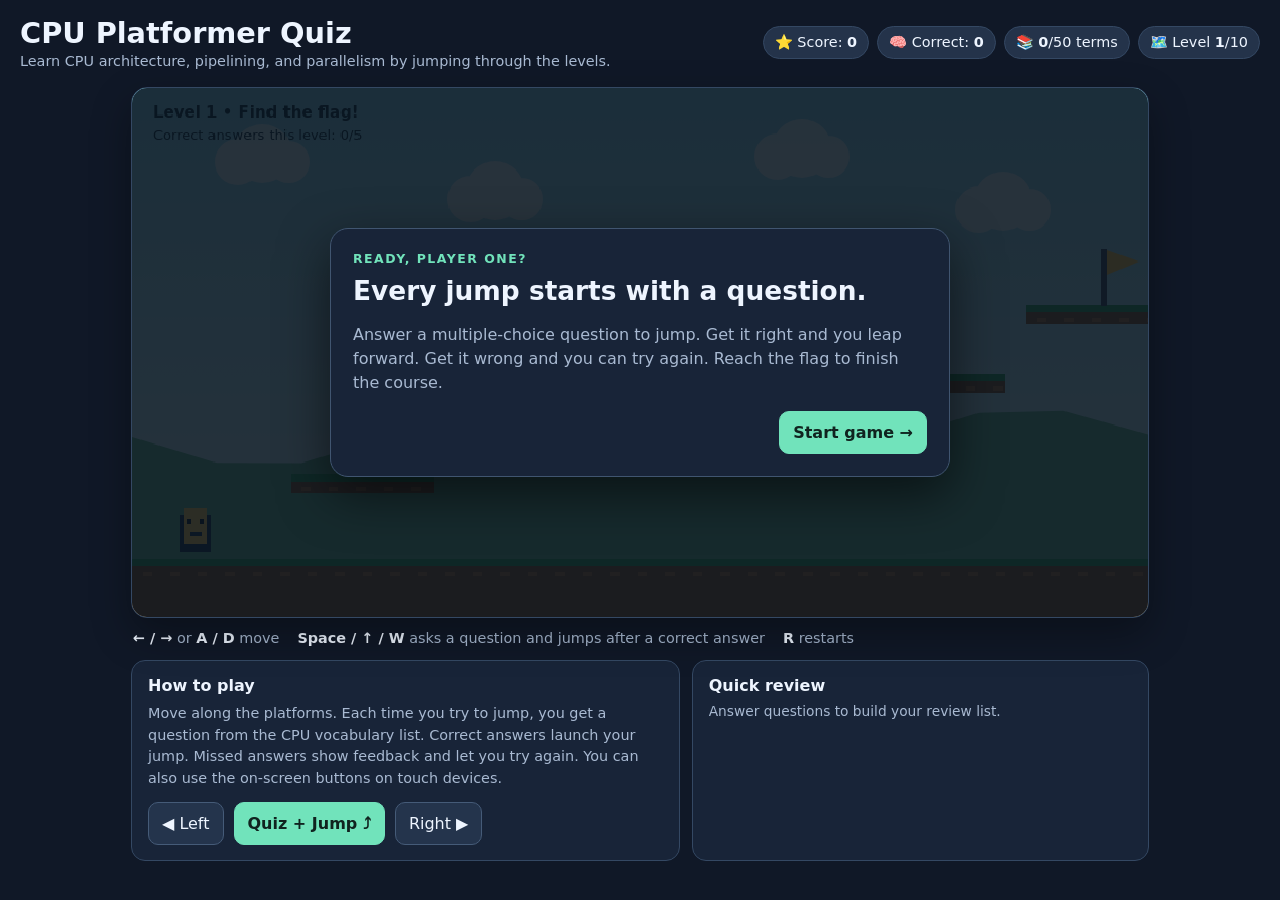
<file: cpu.html>
<!doctype html>
<html lang="en">
<head>
<meta charset="utf-8">
<meta name="viewport" content="width=device-width,initial-scale=1">
<title>CPU Platformer Quiz</title>
<style>
  :root { color-scheme: dark; --bg:#101827; --panel:#182438; --ink:#eef5ff; --muted:#a9bad2; --accent:#71e3bb; --gold:#ffd166; }
  * { box-sizing:border-box }
  body { margin:0; font-family:system-ui,-apple-system,Segoe UI,sans-serif; background:var(--bg); color:var(--ink); }
  header { padding:16px 20px 10px; display:flex; gap:12px; align-items:center; justify-content:space-between; flex-wrap:wrap; }
  h1 { font-size:clamp(1.25rem,3vw,1.8rem); margin:0 }
  .sub { color:var(--muted); font-size:.9rem; margin-top:3px }
  .hud { display:flex; gap:8px; flex-wrap:wrap }
  .pill { background:#24334a; border:1px solid #344863; padding:7px 11px; border-radius:999px; font-size:.9rem }
  main { max-width:1050px; margin:auto; padding:8px 16px 24px }
  .game-wrap { position:relative; border:1px solid #344863; border-radius:16px; overflow:hidden; box-shadow:0 16px 40px #0005; }
  canvas { display:block; width:100%; height:auto; background:#9adcf2; image-rendering:pixelated; }
  .overlay { position:absolute; inset:0; display:flex; align-items:center; justify-content:center; padding:16px; background:#08111bd9; }
  .hidden { display:none !important }
  .modal { width:min(620px,100%); background:var(--panel); border:1px solid #405570; border-radius:18px; padding:22px; box-shadow:0 18px 50px #0008; }
  .eyebrow { color:var(--accent); font-size:.78rem; text-transform:uppercase; letter-spacing:.12em; font-weight:800 }
  .modal h2 { font-size:clamp(1.2rem,3vw,1.65rem); line-height:1.25; margin:8px 0 16px }
  .answers { display:grid; gap:9px }
  button { font:inherit; cursor:pointer; color:var(--ink); border:1px solid #455b78; background:#24344c; padding:11px 13px; border-radius:10px; text-align:left; transition:transform .08s,background .15s,border-color .15s; }
  button:hover { background:#304762; border-color:#81a4cf }
  button:active { transform:scale(.99) }
  button:focus-visible { outline:3px solid var(--gold); outline-offset:2px }
  .answer-btn.correct { border-color:var(--accent); background:#17483e }
  .answer-btn.wrong { border-color:#ff8f8f; background:#542c37 }
  .feedback { margin-top:13px; min-height:24px; color:var(--muted); line-height:1.45 }
  .modal-actions { display:flex; gap:10px; justify-content:flex-end; margin-top:16px; flex-wrap:wrap }
  .primary { background:var(--accent); color:#10231f; border-color:var(--accent); font-weight:800; text-align:center }
  .primary:hover { background:#9af2d1 }
  .instructions { display:flex; gap:10px 18px; flex-wrap:wrap; color:var(--muted); font-size:.9rem; padding:12px 2px 0; }
  .instructions strong { color:var(--ink) }
  .below { display:grid; grid-template-columns:1.2fr 1fr; gap:12px; margin-top:14px }
  .card { background:var(--panel); border:1px solid #344863; border-radius:14px; padding:15px 16px }
  .card h3 { margin:0 0 8px; font-size:1rem }
  .card p { margin:0; color:var(--muted); font-size:.9rem; line-height:1.5 }
  #review { max-height:190px; overflow:auto; display:grid; gap:7px; font-size:.86rem; color:var(--muted) }
  .review-item b { color:var(--ink) }
  @media(max-width:650px) { .below { grid-template-columns:1fr } .modal { padding:17px } }
</style>
</head>
<body>
<header>
  <div><h1>CPU Platformer Quiz</h1><div class="sub">Learn CPU architecture, pipelining, and parallelism by jumping through the levels.</div></div>
  <div class="hud"><span class="pill">⭐ Score: <b id="score">0</b></span><span class="pill">🧠 Correct: <b id="correctCount">0</b></span><span class="pill">📚 <b id="progress">0</b>/50 terms</span><span class="pill">🗺️ Level <b id="level">1</b>/10</span></div>
</header>
<main>
  <div class="game-wrap">
    <canvas id="game" width="960" height="500" aria-label="Platformer game"></canvas>
    <div class="overlay" id="startOverlay">
      <div class="modal">
        <div class="eyebrow">Ready, player one?</div>
        <h2>Every jump starts with a question.</h2>
        <p style="color:var(--muted);line-height:1.5">Answer a multiple-choice question to jump. Get it right and you leap forward. Get it wrong and you can try again. Reach the flag to finish the course.</p>
        <div class="modal-actions"><button class="primary" id="startBtn">Start game →</button></div>
      </div>
    </div>
    <div class="overlay hidden" id="quizOverlay">
      <div class="modal">
        <div class="eyebrow" id="qLabel">Jump quiz</div>
        <h2 id="question">Question goes here</h2>
        <div class="answers" id="answers"></div>
        <div class="feedback" id="feedback" aria-live="polite"></div>
        <div class="modal-actions"><button id="continueBtn" class="primary hidden">Jump! →</button></div>
      </div>
    </div>
    <div class="overlay hidden" id="finishOverlay">
      <div class="modal">
        <div class="eyebrow">Course complete</div>
        <h2 id="finishHeading">Level complete! 🏁</h2>
        <p id="finishText" style="color:var(--muted);line-height:1.5"></p>
        <div class="modal-actions"><button class="primary" id="restartBtn">Next level →</button></div>
      </div>
    </div>
  </div>
  <div class="instructions">
    <span><strong>← / →</strong> or <strong>A / D</strong> move</span>
    <span><strong>Space / ↑ / W</strong> asks a question and jumps after a correct answer</span>
    <span><strong>R</strong> restarts</span>
  </div>
  <div class="below">
    <section class="card"><h3>How to play</h3><p>Move along the platforms. Each time you try to jump, you get a question from the CPU vocabulary list. Correct answers launch your jump. Missed answers show feedback and let you try again. You can also use the on-screen buttons on touch devices.</p><div style="display:flex;gap:10px;margin-top:12px"><button id="leftBtn" aria-label="Move left">◀ Left</button><button id="jumpBtn" class="primary">Quiz + Jump ⤴</button><button id="rightBtn" aria-label="Move right">Right ▶</button></div></section>
    <section class="card"><h3>Quick review</h3><div id="review">Answer questions to build your review list.</div></section>
  </div>
</main>
<script>
(() => {
// Question format: [Term, QuestionText, Option0, Option1, Option2, Option3, CorrectIndex]
const questions = [
  ["CPU", "What is the CPU?", "The central processing unit that executes program instructions and controls other system hardware", "A magnetic secondary storage disk for holding files when powered down", "A high-speed expansion bus for connecting peripheral graphics devices", "A compiler utility that translates high-level code into executable binaries", 0],
  ["ALU", "What does the ALU do?", "Manages network packets and protocol handshakes", "Performs arithmetic and logical operations", "Stores long-term files in non-volatile flash memory", "Generates clock pulses to synchronize system components", 1],
  ["Control unit", "What is the control unit responsible for?", "Executing complex floating-point multiplications directly in memory", "Storing system firmware and microcode permanently", "Coordinating instruction execution, decoding, and generating control signals", "Managing peripheral display refreshes and audio outputs", 2],
  ["RAM", "What is RAM mainly used for?", "Volatile primary storage for data and program instructions currently in use", "Non-volatile backup storage for system recovery points", "Direct interconnection between core registers and bus lines", "Performing hardware-accelerated matrix operations", 0],
  ["Register", "What is a CPU register?", "A secondary storage sector on a solid-state drive", "A high-speed, small storage location directly inside the CPU core", "A memory controller interface connecting system buses", "An operating system lookup table for process IDs", 1],
  ["Accumulator", "In a simple accumulator-based CPU architecture, what is the accumulator used for?", "Storing the current memory page table offset", "Routing external interrupt signals to the control bus", "Holding an ALU input operand and storing the result of ALU operations", "Holding the target address for branch predictor logic", 2],
  ["PC", "What does the Program Counter (PC) hold?", "The memory address of the next instruction to be fetched and executed", "The raw numerical binary output of the previous ALU calculation", "The current stack pointer frame offset in main memory", "The hardware interrupt priority mask value", 0],
  ["IR", "What does the Instruction Register (IR) hold?", "The memory address of the operating system kernel page", "The instruction currently being decoded or executed", "The address of the next data value to write back to RAM", "The branch condition status flag byte", 1],
  ["MAR", "What does the Memory Address Register (MAR) hold?", "The instruction op code currently being executed by the ALU", "The value returned from the floating-point functional unit", "The memory address where data is to be read from or written to", "The register file destination index for write-back operations", 2],
  ["MDR", "What does the Memory Data Register (MDR / MBR) hold?", "The actual data value read from or to be written to memory", "The hardware serial code of the motherboard chipset", "The jump target offset calculated during execution", "The pipeline stage status byte for hazard detection", 0],
  ["General-purpose register", "Why does a CPU feature general-purpose registers?", "To host the operating system scheduler and execution threads", "To store temporary variables and data close to the CPU, minimizing slower RAM accesses", "To bypass the ALU during arithmetic calculations", "To manage power distribution across multiple processor cores", 1],
  ["Cache", "What is CPU cache?", "A slow backup hard disk partition reserved for page swapping", "A stack frame structure allocated inside main system RAM", "Fast SRAM located near or on the CPU core that stores frequently accessed data and instructions", "A dedicated serial bus interface connecting graphics memory", 2],
  ["Flag", "What is a CPU flag register / status flag?", "A bit in the status register that indicates conditions resulting from an ALU operation or processor state", "A software trigger set by the compiler to mark loop iterations", "A signal line on the system bus indicating memory read completion", "A marker in RAM denoting the end of an executable binary block", 0],
  ["Z", "When is the Zero Flag (Z) set?", "When an instruction attempts to divide a register value by zero", "When the result of an arithmetic or logical operation equals zero", "When no memory cache misses occur during an instruction fetch", "When the CPU clock cycle count resets back to zero", 1],
  ["N", "What does the Negative/Sign Flag (N or S) indicate?", "The calculation resulted in a value less than the instruction length", "The processor encountered an invalid op code bit pattern", "The most significant bit (sign bit) of the result is set, indicating a negative signed result", "The program counter jumped backward to a lower memory address", 2],
  ["C", "What does the Carry Flag (C) record?", "An unsigned arithmetic overflow/carry out from the most significant bit", "A cache write error during memory store execution", "An invalid jump operation beyond address bus limits", "A hardware collision on the parallel system bus", 0],
  ["V", "What does the Overflow Flag (V) indicate?", "A bus transfer exceeded the maximum bandwidth allowance", "A signed arithmetic operation produced a result exceeding the register capacity", "A stack pointer exceeded allocated physical memory space", "A cache line replacement evicted dirty data back to RAM", 1],
  ["Bus", "What is a bus in computer architecture?", "A physical socket connecting CPU cores to cooling fans", "A thread management unit inside the operating system core", "A set of parallel electrical lines or communication pathways that transfer data or signals between components", "A firmware microcode sequence for decoding instructions", 2],
  ["Control bus", "What does the control bus carry?", "Control and timing signals such as read/write commands and interrupt requests", "Only memory address lines pointing to physical RAM sectors", "Only raw floating-point calculation operands", "Dedicated video output signals routed to external displays", 0],
  ["Address bus", "What travels on the address bus?", "The execution status flags from the control unit", "Memory addresses specifying where data needs to be read or written", "Raw binary machine instructions undergoing execution", "Power distribution signals for onboard register files", 1],
  ["Data bus", "What travels on the data bus?", "Only memory read and write timing strobe signals", "Target branch addresses generated by the Program Counter", "Actual data and instruction bytes being transferred between components", "Direct clock synchronization pulses across cores", 2],
  ["Fetch/decode/execute cycle", "What are the three fundamental phases of the instruction cycle?", "Fetch, Decode, Execute", "Compile, Link, Load", "Cache, Write, Flush", "Branch, Stall, Commit", 0],
  ["Fetch", "What happens during the Fetch phase?", "The ALU processes the arithmetic operation specified in the instruction", "The CPU retrieves the instruction from memory at the address stored in the PC", "The control unit parses the op code and register identifiers", "The result is stored back into the general-purpose register file", 1],
  ["Decode", "What happens during the Decode phase?", "The result of the operation is written back to main memory", "The next instruction address is calculated and written to the MAR", "The control unit interprets the op code and operands to determine the required operations and signals", "The CPU halts execution to wait for a timer interrupt signal", 2],
  ["Execute", "What happens during the Execute phase?", "The CPU carries out the specified operation using components like the ALU or memory", "The instruction byte is read from main memory into the IR", "The Program Counter is incremented before any decoding begins", "The compiler reorganizes instructions to avoid pipeline hazards", 0],
  ["Op code", "What does an op code (operation code) specify?", "The memory bus width allocated for the program thread", "The specific machine instruction or operation to perform, such as ADD, SUB, or LOAD", "The hardware serial number of the target processor core", "The number of clock cycles required to clear the pipeline", 1],
  ["Immediate value", "What is an immediate value in assembly/machine code?", "A pointer address referencing an entry in the interrupt vector table", "A dynamic variable stored inside the system L3 cache", "A constant data operand embedded directly within the instruction itself", "A register value computed by the prior instruction in the pipeline", 2],
  ["Jump instruction", "What does a jump/branch instruction do?", "Modifies the Program Counter (PC) to alter the sequential execution flow", "Flushes the data bus and resets all general-purpose registers to zero", "Forces an immediate cache synchronization with secondary storage", "Switches the execution mode from 64-bit to 32-bit compatibility", 0],
  ["Pipelining", "What is instruction pipelining?", "Executing every program instruction sequentially in a single long clock cycle", "Overlapping the execution of multiple instructions across different pipeline stages to increase throughput", "Using multiple physical CPUs to execute separate independent user processes", "Compressing machine code in memory to reduce fetch time", 1],
  ["Pipeline stage", "What is a pipeline stage?", "A thermal throttle level enforced by system power management", "An operating system thread priority level", "A distinct hardware subunit responsible for completing one specific step of an instruction's execution per clock cycle", "A hardware bus line used to communicate memory fault codes", 2],
  ["Five-stage pipeline", "Which sequence lists the classic RISC 5-stage instruction pipeline?", "IF, ID, EX, MEM, WB", "FETCH, LOAD, ALU, STORE, RET", "INIT, READ, COMPUTE, WRITE, EXIT", "IR, PC, MAR, MDR, ALU", 0],
  ["IF", "What does the Instruction Fetch (IF) stage do?", "Decodes operands and reads register source indices", "Fetches the instruction from instruction memory/cache using the PC", "Executes arithmetic calculations inside the main ALU", "Writes the final computed result into the destination register", 1],
  ["ID", "What does the Instruction Decode (ID) stage do?", "Accesses data memory to load data into the MDR", "Writes computation results back into the register file", "Decodes the fetched instruction and reads operand values from register files", "Updates the Zero and Carry flags in the status register", 2],
  ["EX", "What does the Execute (EX) stage perform?", "Performs ALU calculations, effective memory address evaluation, or branch comparison", "Fetches instruction bytes from secondary storage drives", "Writes register values to main system memory caches", "Increments the system process counter for multithreading", 0],
  ["MEM", "What does the Memory Access (MEM) stage handle?", "Instruction decoding and register file read operations", "Reads from or writes to data memory for load and store instructions", "Branch target instruction fetching from Level 2 cache", "ALU calculation for register-to-register arithmetic operations", 1],
  ["WB", "What does the Write-Back (WB) stage do?", "Clears pipeline hazard stalls caused by branch mispredictions", "Fetches the next instruction into the Instruction Register", "Writes the computation or loaded memory result back into the register file", "Flushes invalid lines from the primary instruction cache", 2],
  ["Split cache", "What is a split cache design (Harvard architecture layout)?", "Separate, dedicated Level 1 caches for instructions (I-cache) and data (D-cache)", "A single unified cache partition shared between CPU and GPU", "A memory layout where cache line size is halved for low-power operation", "A system where cache is shared equally across two physical CPU sockets", 0],
  ["Branch", "In CPU instruction sets, what is a branch?", "A physical bus trace branching off to an I/O device controller", "An instruction that conditionally or unconditionally changes the execution flow to a non-sequential address", "A parallel execution path generated by multi-threading software", "A hardware circuit that divides the main clock signal into sub-frequencies", 1],
  ["Pipeline stall", "What is a pipeline stall (bubble)?", "A permanent hardware failure inside an execution unit core", "A spike in operating temperature causing processor clock throttling", "A delay introduced into the pipeline execution to resolve data or control hazards", "A state where the CPU waits for user keyboard input", 2],
  ["Branch prediction", "What is branch prediction?", "A technique where the CPU guesses the direction of conditional branches to avoid pipeline stalls", "A compiler method that eliminates all jump instructions from binary code", "A hardware sensor predicting when processor thermal limits will be exceeded", "An OS feature that forecasts which process will be launched next", 0],
  ["Parallelism", "What is hardware parallelism?", "Executing instructions purely in serial order without overlapping", "Executing multiple operations or processing multiple data streams simultaneously", "Running instructions at higher clock frequencies using liquid cooling", "Storing program instructions across multiple memory channels sequentially", 1],
  ["Throughput", "What does throughput measure in computer performance?", "The total time elapsed from the start to the completion of one instruction", "The total electrical energy consumed per calculation cycle", "The total number of tasks or instructions completed per unit of time", "The physical distance signals travel along the system bus per second", 2],
  ["Latency", "What does latency measure?", "The total time elapsed from the initiation to the completion of a single task or instruction", "The number of instruction stages completed per clock cycle across all cores", "The capacity of a data bus in terms of parallel signal traces", "The ratio of cache hits versus cache misses in primary memory", 0],
  ["Coordination cost", "What is coordination cost / overhead in parallel computing?", "The price of purchasing multiple multi-core server processors", "Time and resource overhead spent on communication, synchronization, and workload distribution", "The electrical power lost as heat across multiple bus interconnects", "The extra compiler memory required to generate parallel binary files", 1],
  ["Amdahl's Law", "What does Amdahl's Law state?", "Parallel processing speedup increases linearly with an infinite number of cores regardless of program structure", "Cache hit rate determines the maximum theoretical clock frequency of a multi-core processor", "The theoretical speedup of a program on parallel hardware is strictly limited by its serial (non-parallelizable) portion", "Energy consumption scales quadratically with processor clock speed", 2],
  ["Multi-core CPU", "What is a multi-core CPU?", "A single physical integrated circuit containing two or more independent processor cores", "A CPU connected to multiple separate motherboard sockets via system buses", "A single execution core running multiple software threads sequentially", "A system using multiple external GPU accelerators for general processing", 0],
  ["Memory controller", "What does a memory controller do?", "Regulates voltage supply to CPU core logic circuits", "Manages the flow of data reading from and writing to system main memory (RAM)", "Schedules instruction execution order inside the ALU", "Generates video timing signals for connected display monitors", 1],
  ["Task switching", "How does a single-core CPU run multiple tasks concurrently (time-slicing)?", "By physically splitting its single core into sub-execution units", "By converting scalar assembly instructions into vector operations", "By context-switching rapidly between tasks driven by timer interrupts", "By storing all active process data inside general-purpose registers simultaneously", 2],
  ["GPU", "Why are GPUs highly efficient at parallel graphics and tensor workloads?", "They feature thousands of small, specialized ALU cores optimized for SIMD/data-parallel execution", "They have larger single-core clock speeds and deeper pipeline depths than CPUs", "They execute instructions sequentially without requiring memory buses", "They eliminate the need for primary system RAM by using registers exclusively", 0],
  ["Streaming multiprocessor", "What is a Streaming Multiprocessor (SM) in GPU architecture?", "A dedicated hardware encoder for streaming display signals over network lines", "A GPU hardware block containing execution units, register files, and warp schedulers for executing groups of threads", "A system cache controller that streams instruction blocks directly from disk", "An interface bus standard for connecting multiple graphics cards in parallel", 1]
];

const canvas = document.getElementById('game'), ctx = canvas.getContext('2d');
const $ = id => document.getElementById(id);
const W = canvas.width, H = canvas.height;
const basePlatforms = [
  {x:0,y:445,w:960,h:55},{x:150,y:365,w:135,h:18},{x:340,y:300,w:135,h:18},
  {x:535,y:350,w:120,h:18},{x:700,y:270,w:125,h:18},{x:845,y:205,w:115,h:18}
];
let platforms = basePlatforms.map(p=>({...p}));
const levelPalettes = [
  ['#8bd7f0','#36a66c'],['#f7c6a3','#d77a47'],['#b7b8ff','#7466c9'],['#a9e6c3','#328c77'],['#f4d58d','#bd7b36'],
  ['#b5d8ff','#4d88c7'],['#f5b7d2','#b54d82'],['#c9e6a3','#6d9d42'],['#c7b5a8','#806c60'],['#b5f0ee','#258f91']
];
let level = 1, levelCorrect = 0, levelQuestions = 5;
const player = {x:45,y:397,w:30,h:42,vx:0,vy:0,onGround:false};
const keys = {};
let started=false, quizOpen=false, answered=false, canJump=false, finished=false;
let score=0, correctCount=0, asked=0, qIndex=0, current=null, review=[], lastTime=0;
const gravity=0.55;

function shuffle(a){ return a.map(v=>[Math.random(),v]).sort((x,y)=>x[0]-y[0]).map(x=>x[1]); }

function draw(){
  ctx.clearRect(0,0,W,H);
  const palette=levelPalettes[(level-1)%levelPalettes.length];
  const sky=ctx.createLinearGradient(0,0,0,H); sky.addColorStop(0,palette[0]); sky.addColorStop(1,'#e6f8ff'); ctx.fillStyle=sky;ctx.fillRect(0,0,W,H);
  // Clouds
  ctx.fillStyle='#ffffffa8';
  [[100,70],[320,105],[610,65],[800,115]].forEach(([x,y])=>{ctx.beginPath();ctx.arc(x,y,22,0,Math.PI*2);ctx.arc(x+23,y-8,28,0,Math.PI*2);ctx.arc(x+48,y,20,0,Math.PI*2);ctx.fill();});
  // Distant hills
  ctx.fillStyle='#6bbd9a';ctx.beginPath();ctx.moveTo(0,390);for(let x=0;x<=W;x+=80)ctx.lineTo(x,330+Math.sin(x*.013)*28);ctx.lineTo(W,H);ctx.lineTo(0,H);ctx.fill();
  // Platforms
  platforms.forEach((p)=>{ctx.fillStyle='#8b5e3c';ctx.fillRect(p.x,p.y,p.w,p.h);ctx.fillStyle=palette[1];ctx.fillRect(p.x,p.y,p.w,7);ctx.fillStyle='#b67b4d';for(let x=p.x+10;x<p.x+p.w;x+=26)ctx.fillRect(x,p.y+12,9,4);});
  // Finish flag
  ctx.fillStyle='#43536b';ctx.fillRect(916,152,5,54);ctx.fillStyle='#ffcb58';ctx.beginPath();ctx.moveTo(921,153);ctx.lineTo(952,164);ctx.lineTo(921,177);ctx.fill();
  // Player sprite
  ctx.fillStyle='#223b5d';ctx.fillRect(player.x,player.y+7,player.w,player.h-7);
  ctx.fillStyle='#ffd166';ctx.fillRect(player.x+4,player.y,player.w-8,player.h-8);
  ctx.fillStyle='#172438';ctx.fillRect(player.x+7,player.y+10,4,5);ctx.fillRect(player.x+19,player.y+10,4,5);
  ctx.fillStyle='#223b5d';ctx.fillRect(player.x+10,player.y+23,11,3);
  // In-canvas level HUD
  ctx.fillStyle='#17334a';ctx.font='bold 15px system-ui';ctx.fillText('Level '+level+' • Find the flag!',20,28);
  ctx.font='13px system-ui';ctx.fillText('Correct answers this level: '+levelCorrect+'/'+levelQuestions,20,49);
}

function updateHud(){ 
  $('score').textContent=score; 
  $('correctCount').textContent=correctCount; 
  $('progress').textContent=Math.min(asked,50); 
  $('level').textContent=level; 
}

function nextQuestion(){
  if(qIndex===0) window.questionOrder=shuffle([...questions]);
  if(qIndex>=window.questionOrder.length){window.questionOrder=shuffle([...questions]);qIndex=0;}
  current=window.questionOrder[qIndex++];
  asked++;
  
  const correctOptionText = current[2 + current[6]];
  
  $('qLabel').textContent=`Jump quiz • Question ${Math.min(asked,50)} of 50`;
  $('question').textContent=current[1];
  $('answers').innerHTML='';
  $('feedback').textContent='Choose an answer to unlock your jump.';
  $('continueBtn').classList.add('hidden');
  answered=false;
  canJump=false;

  let choices=[
    {text:current[2], correct: current[6]===0},
    {text:current[3], correct: current[6]===1},
    {text:current[4], correct: current[6]===2},
    {text:current[5], correct: current[6]===3}
  ];
  choices=shuffle(choices);

  choices.forEach(c=>{
    const b=document.createElement('button');
    b.className='answer-btn';
    b.textContent=c.text;
    b.onclick=()=>choose(b, c, correctOptionText);
    $('answers').appendChild(b);
  });

  $('quizOverlay').classList.remove('hidden');
  quizOpen=true;
}

function choose(button, choice, correctOptionText){
  if(answered) return;
  if(choice.correct){
    answered=true;
    canJump=true;
    correctCount++;
    levelCorrect++;
    score+=100;
    button.classList.add('correct');
    [...$('answers').children].forEach(b=>b.disabled=true);
    $('feedback').textContent='Correct! '+correctOptionText+'. Press Jump to launch.';
    $('continueBtn').classList.remove('hidden');
    review.unshift({term:current[0], def:correctOptionText, ok:true});
  } else {
    score=Math.max(0,score-10);
    button.classList.add('wrong');
    $('feedback').textContent='Not quite. Read options carefully and try another answer.';
    button.disabled=true;
    review.unshift({term:current[0], def:correctOptionText, ok:false});
  }
  renderReview();
  updateHud();
}

function renderReview(){
  $('review').innerHTML=review.slice(0,8).map(r=>`<div class="review-item"><b>${r.term}:</b> ${r.def}</div>`).join('');
}

function requestJump(){ if(!started||finished||quizOpen)return; nextQuestion(); }

function doJump(){
  if(!canJump)return;
  quizOpen=false;
  $('quizOverlay').classList.add('hidden');
  player.vy=-12.5;
  player.onGround=false;
  player.vx=Math.max(player.vx,2.8);
  score+=25;
  canJump=false;
}

function reset(){
  player.x=45;player.y=397;player.vx=0;player.vy=0;score=0;correctCount=0;asked=0;qIndex=0;review=[];level=1;levelCorrect=0;started=true;finished=false;quizOpen=false;
  window.questionOrder=shuffle([...questions]);
  setupLevel();
  $('startOverlay').classList.add('hidden');$('finishOverlay').classList.add('hidden');$('quizOverlay').classList.add('hidden');
  updateHud();renderReview();draw();
}

function setupLevel(){
  const shift=(level-1)%5;
  platforms=basePlatforms.map((p,i)=>({...p, y: i===0 ? 445 : Math.max(190,Math.min(390,p.y + ((i%2===0?1:-1)*shift*5)))}));
  player.x=45;player.y=397;player.vx=0;player.vy=0;player.onGround=false;
  levelCorrect=0;
  updateHud();
}

function advanceLevel(){
  finished=false;
  $('finishOverlay').classList.add('hidden');
  if(level>=10){
    $('finishHeading').textContent='You beat all 10 levels! 🏆';
    $('finishText').textContent=`Final score: ${score}. Correct answers: ${correctCount}/50. You made it through the entire CPU vocabulary course!`;
    $('restartBtn').textContent='Play again ↻';
    finished=true;
    $('finishOverlay').classList.remove('hidden');
    return;
  }
  level++;
  setupLevel();
  updateHud();
  draw();
}

$('startBtn').onclick=()=>reset();
$('restartBtn').onclick=()=>{if(level>=10)reset();else advanceLevel();};
$('continueBtn').onclick=()=>doJump();
$('jumpBtn').onclick=()=>{if(canJump)doJump();else requestJump();};
$('leftBtn').onpointerdown=()=>keys.ArrowLeft=true;
$('leftBtn').onpointerup=$('leftBtn').onpointerleave=()=>keys.ArrowLeft=false;
$('rightBtn').onpointerdown=()=>keys.ArrowRight=true;
$('rightBtn').onpointerup=$('rightBtn').onpointerleave=()=>keys.ArrowRight=false;
$('jumpBtn').onpointerdown=e=>e.preventDefault();

window.addEventListener('keydown',e=>{
  if(['ArrowLeft','ArrowRight','ArrowUp','Space'].includes(e.code))e.preventDefault();
  keys[e.code]=true;
  if(['Space','ArrowUp','KeyW'].includes(e.code)&&!e.repeat){if(canJump)doJump();else requestJump();}
  if(e.code==='KeyR')reset();
});
window.addEventListener('keyup',e=>keys[e.code]=false);

function loop(t){
  const dt=Math.min((t-lastTime)/16.67||1,2);
  lastTime=t;
  if(started&&!quizOpen&&!finished){
    if(keys.ArrowLeft||keys.KeyA)player.vx-=0.45*dt;
    if(keys.ArrowRight||keys.KeyD)player.vx+=0.45*dt;
    player.vx*=Math.pow(.82,dt);player.vx=Math.max(-4,Math.min(4,player.vx));
    const oldY=player.y;player.x+=player.vx*dt;player.x=Math.max(0,Math.min(W-player.w,player.x));
    player.vy+=gravity*dt;player.y+=player.vy*dt;player.onGround=false;
    platforms.forEach(p=>{
      if(player.vy>=0&&oldY+player.h<=p.y+4&&player.y+player.h>=p.y&&player.x+player.w>p.x&&player.x<p.x+p.w){
        player.y=p.y-player.h;player.vy=0;player.onGround=true;
      }
    });
    if(player.y>H+50){player.x=45;player.y=397;player.vy=0;player.vx=0;}
    if(player.x>900&&player.y+player.h<220&&levelCorrect>=levelQuestions){
      finished=true;
      $('finishHeading').textContent=level>=10?'You beat all 10 levels! 🏆':`Level ${level} complete! 🏁`;
      $('finishText').textContent=level>=10?`Final score: ${score}. Correct answers: ${correctCount}/50. You made it through the entire CPU vocabulary course!`:`Great work! You answered ${levelCorrect} questions correctly this level. Score: ${score}. Ready for the next course?`;
      $('restartBtn').textContent=level>=10?'Play again ↻':'Next level →';
      $('finishOverlay').classList.remove('hidden');
    }
  }
  draw();
  requestAnimationFrame(loop);
}

window.questionOrder=shuffle([...questions]);
setupLevel();
updateHud();
draw();
requestAnimationFrame(loop);
})();
</script>
</body>
</html>
</file>
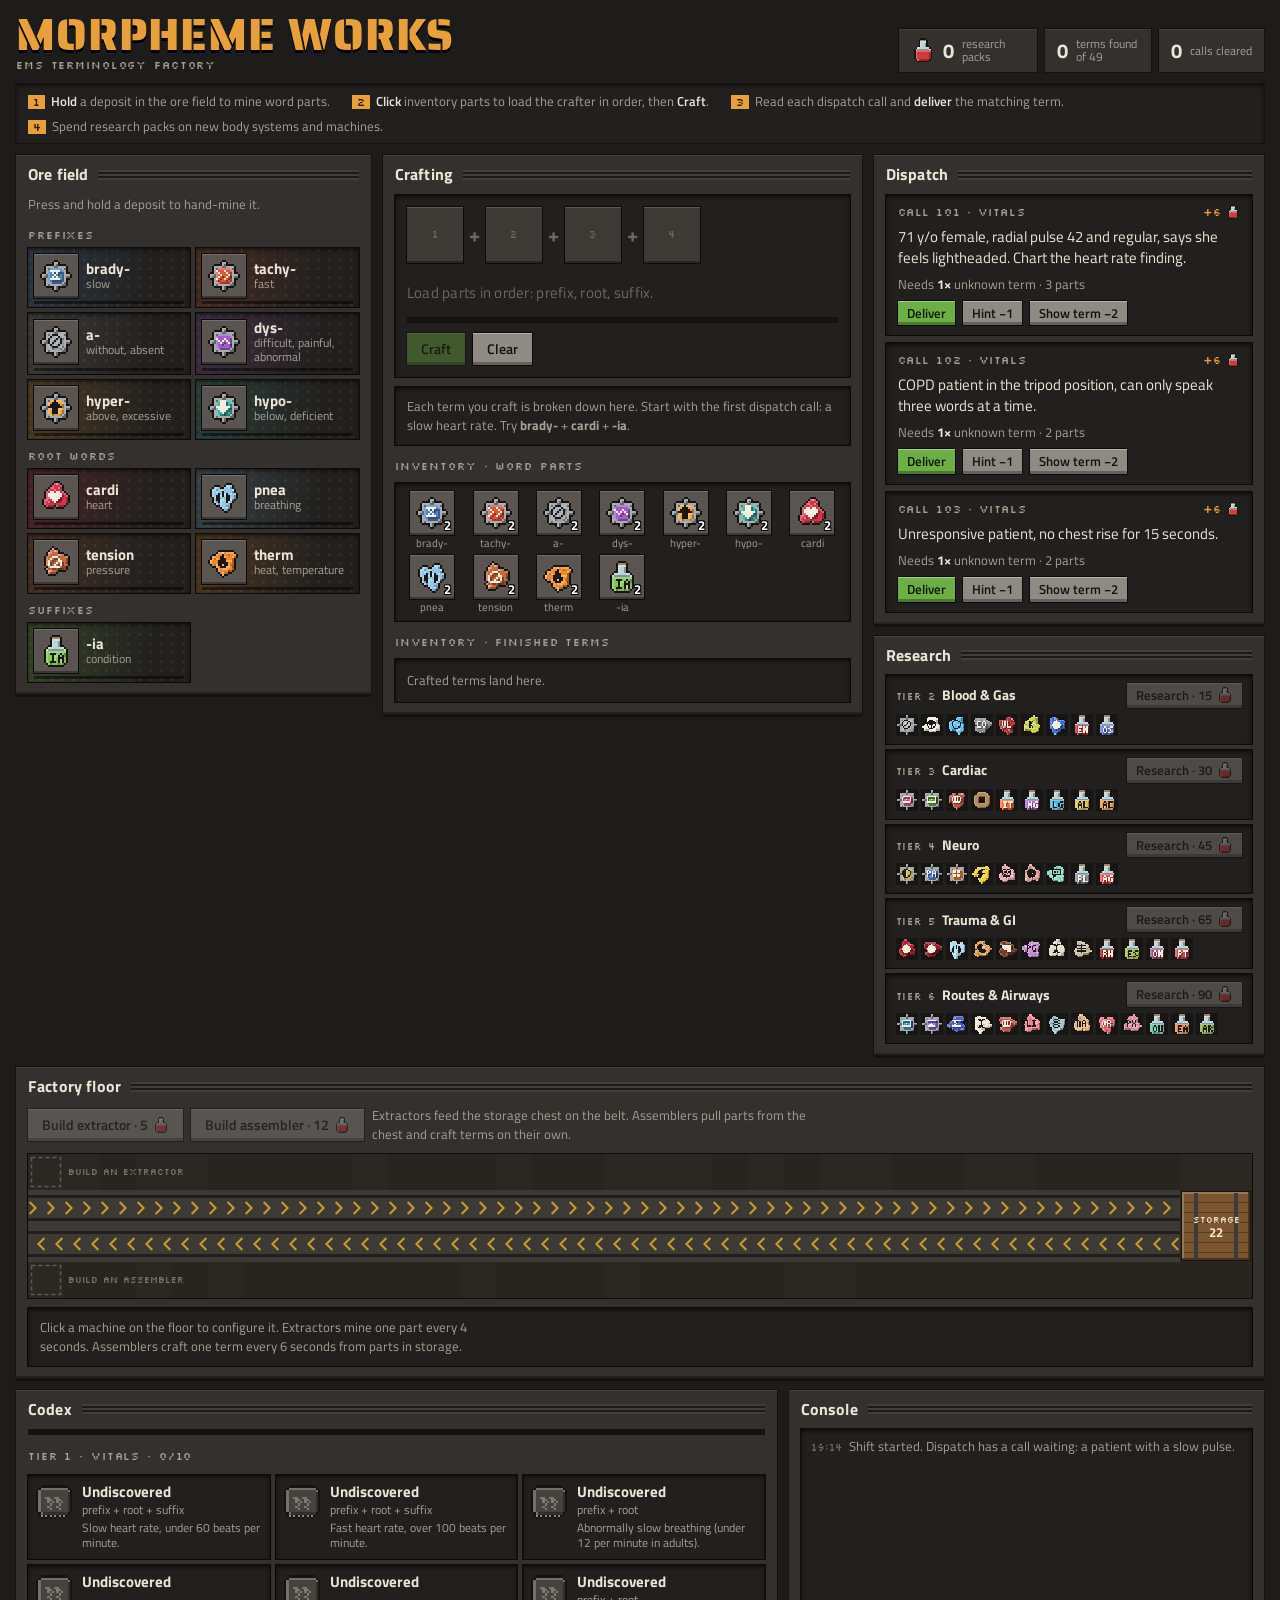
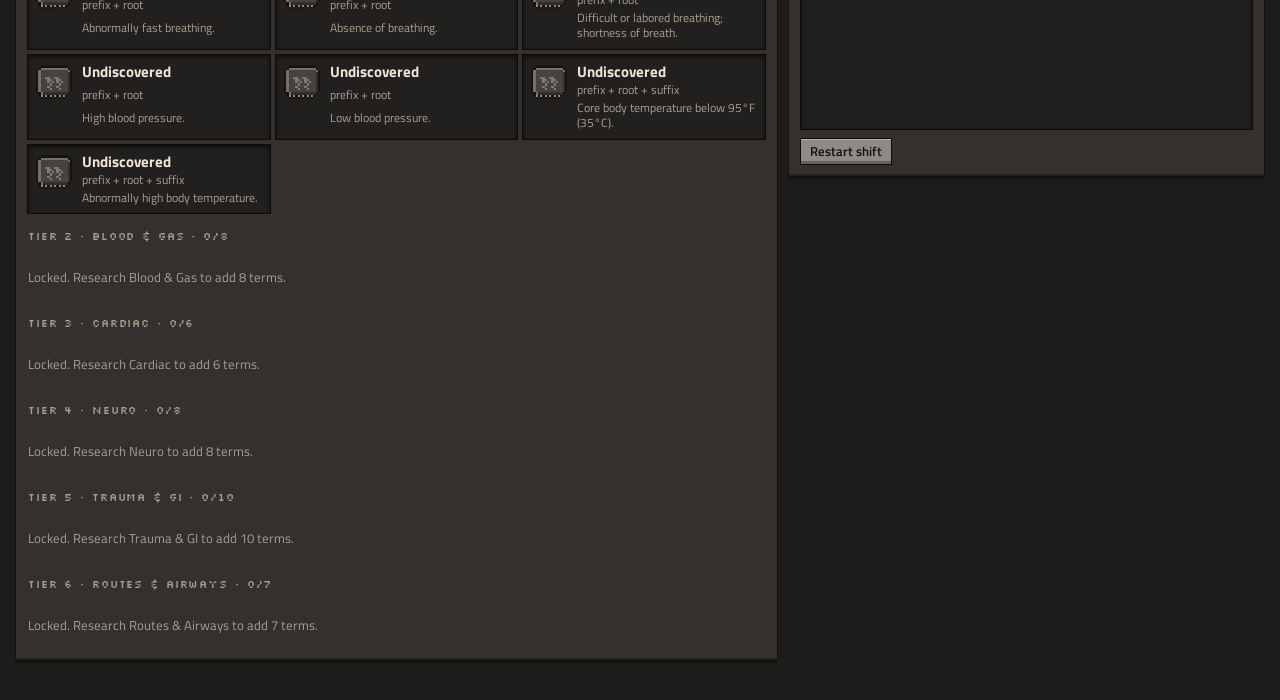
<file: emt.html>
<!doctype html><html><head><meta charset=utf8><meta name=viewport content="width=device-width,initial-scale=1,viewport-fit=cover"><style>:root{color-scheme:light;box-sizing:border-box;padding-top:env(safe-area-inset-top,0px);padding-bottom:env(safe-area-inset-bottom,0px)}html{scroll-padding-top:env(safe-area-inset-top,0px)}body{margin:0;padding:0;font:14px -apple-system,BlinkMacSystemFont,sans-serif;background:#fff;color:#000}img{max-width:100%}[hidden]:not([hidden=until-found i]){display:none!important}</style></head><body>
<title>Morpheme Works</title>
<meta name="claude:viewport-fit-sides" content="cover">
<link rel="preconnect" href="https://fonts.googleapis.com">
<link rel="preconnect" href="https://fonts.gstatic.com" crossorigin>
<link rel="stylesheet" href="https://fonts.googleapis.com/css2?family=Saira+Stencil+One&family=Silkscreen&family=Titillium+Web:wght@400;600;700&display=swap">
<style>
/* Layout: a factory HUD. Three working panels (ore field / crafter / dispatch+research), full-width factory floor, then codex + console. */
:root{
  --bg:#1e1c1a;
  --panel:#33302d;
  --deep:#22201e;
  --slot:#5a5550;
  --ink:#ece4d6;
  --muted:#a89f92;
  --amber:#e8a03a;
  --amber-ink:#2b1a05;
  --go:#6dae45;
  --go-ink:#0f1a07;
  --bad:#e0624d;
  --line:#141210;
  --f-display:'Saira Stencil One', Impact, 'Arial Narrow', sans-serif;
  --f-body:'Titillium Web', 'Segoe UI', system-ui, sans-serif;
  --f-pixel:'Silkscreen', ui-monospace, 'Courier New', monospace;
  color-scheme:dark;
}
html,body{background:var(--bg);color:var(--ink)}
body{font:15px/1.45 var(--f-body)}
*{box-sizing:border-box}
button{font:inherit;color:inherit}
:focus-visible{outline:2px solid var(--amber);outline-offset:2px}
.wrap{max-width:1440px;margin:0 auto;padding-block:14px 40px;padding-left:max(16px, env(safe-area-inset-left, 0px));padding-right:max(16px, env(safe-area-inset-right, 0px));display:flex;flex-direction:column;gap:12px}

/* top bar */
.top{display:flex;flex-wrap:wrap;align-items:flex-end;justify-content:space-between;gap:12px 24px}
.brand{display:flex;flex-direction:column;gap:2px}
.logo{font:400 clamp(28px,4.4vw,44px)/0.95 var(--f-display);letter-spacing:.02em;color:var(--amber);text-shadow:0 3px 0 #000}
.sub{font:400 11px var(--f-pixel);color:var(--muted);letter-spacing:.08em;text-transform:uppercase}
.stats{display:flex;flex-wrap:wrap;gap:8px}
.stat{display:flex;align-items:center;gap:8px;background:var(--panel);padding:6px 12px;box-shadow:inset 0 1px 0 rgba(255,255,255,.07),0 0 0 1px var(--line)}
.stat img{width:24px;height:24px;image-rendering:pixelated}
.stat b{font:700 20px var(--f-body);font-variant-numeric:tabular-nums}
.stat span{font-size:12px;color:var(--muted);line-height:1.1;max-width:9ch}

.brief{list-style:none;margin:0;padding:8px 12px;display:flex;flex-wrap:wrap;gap:6px 22px;background:var(--deep);box-shadow:inset 0 2px 4px rgba(0,0,0,.6),0 0 0 1px var(--line);font-size:13px;color:var(--muted);counter-reset:s}
.brief li{counter-increment:s;display:flex;gap:6px;align-items:baseline}
.brief li::before{content:counter(s);font:400 11px var(--f-pixel);color:var(--amber-ink);background:var(--amber);padding:0 5px}
.brief b{color:var(--ink);font-weight:600}

/* panels */
.cols{display:grid;gap:12px;grid-template-columns:minmax(0,1fr) minmax(0,1.35fr) minmax(0,1.1fr);grid-template-areas:"ore craft dispatch" "ore craft research";align-items:start}
.ore-panel{grid-area:ore}.craft-panel{grid-area:craft}.dispatch-panel{grid-area:dispatch}.research-panel{grid-area:research}
.cols2{display:grid;gap:12px;grid-template-columns:minmax(0,1.6fr) minmax(0,1fr);align-items:start}
@media (max-width:1060px){
  .cols{grid-template-columns:minmax(0,1fr) minmax(0,1fr);grid-template-areas:"craft dispatch" "ore research" "ore ."}
}
@media (max-width:700px){
  .cols{grid-template-columns:minmax(0,1fr);grid-template-areas:"dispatch" "craft" "ore" "research"}
  .cols2{grid-template-columns:minmax(0,1fr)}
}
.panel{background:var(--panel);padding:10px 12px 12px;box-shadow:inset 0 1px 0 rgba(255,255,255,.08),inset 0 -2px 0 rgba(0,0,0,.3),0 0 0 1px var(--line),0 3px 0 rgba(0,0,0,.35);min-width:0;display:flex;flex-direction:column;gap:10px}
.panel h2{margin:0;display:flex;align-items:center;gap:10px;font:700 16px/1.2 var(--f-body);letter-spacing:.01em}
.panel h2::after{content:"";flex:1;height:10px;background:repeating-linear-gradient(180deg,rgba(255,255,255,.07) 0 2px,rgba(0,0,0,.45) 2px 4px);min-width:20px}
.panel h3{margin:4px 0 0;font:400 11px var(--f-pixel);letter-spacing:.08em;text-transform:uppercase;color:var(--muted)}
.deep{background:var(--deep);box-shadow:inset 0 2px 4px rgba(0,0,0,.65),0 0 0 1px #0c0b0a}
.hint{margin:0;font-size:13px;color:var(--muted);max-width:65ch}
.row{display:flex;flex-wrap:wrap;gap:8px;align-items:center}

/* buttons */
.btn{border:0;cursor:pointer;background:#8f8a84;color:#141210;font-weight:600;font-size:14px;padding:6px 14px;box-shadow:inset 0 1px 0 rgba(255,255,255,.35),inset 0 -3px 0 rgba(0,0,0,.3),0 0 0 1px #0c0b0a}
.btn:hover:not(:disabled){background:var(--amber);color:var(--amber-ink)}
.btn:active:not(:disabled){box-shadow:inset 0 2px 0 rgba(0,0,0,.35),0 0 0 1px #0c0b0a}
.btn.go{background:var(--go);color:var(--go-ink)}
.btn.small{padding:3px 9px;font-size:13px}
.btn:disabled{opacity:.4;cursor:not-allowed}
.btn img{width:16px;height:16px;image-rendering:pixelated;vertical-align:-3px;margin-left:2px}

/* slots */
.slot{position:relative;display:grid;place-items:center;width:44px;height:44px;flex:none;background:var(--slot);box-shadow:inset 0 1px 0 rgba(255,255,255,.16),inset 0 -2px 0 rgba(0,0,0,.35),0 0 0 1px #0d0c0b}
.slot img{width:32px;height:32px;image-rendering:pixelated;pointer-events:none}
.count{position:absolute;right:3px;bottom:0;font:700 13px var(--f-body);color:#fff;font-variant-numeric:tabular-nums;text-shadow:1px 1px 0 #000,-1px -1px 0 #000,1px -1px 0 #000,-1px 1px 0 #000;pointer-events:none}

/* ore field */
.oregrid{display:grid;grid-template-columns:repeat(auto-fill,minmax(150px,1fr));gap:6px}
.ore{position:relative;display:grid;grid-template-columns:44px minmax(0,1fr);gap:2px 8px;align-items:center;text-align:left;border:0;padding:6px 8px 9px 6px;cursor:pointer;user-select:none;-webkit-user-select:none;-webkit-touch-callout:none;touch-action:manipulation;
  background:radial-gradient(circle at 12% 30%,rgba(255,255,255,.05) 0 1.5px,transparent 2px) 0 0/11px 9px,linear-gradient(100deg,color-mix(in srgb,var(--c) 22%,var(--deep)),var(--deep) 75%);
  box-shadow:inset 0 2px 4px rgba(0,0,0,.6),0 0 0 1px #0c0b0a}
.ore:hover .slot,.ore.mining .slot{background:var(--amber)}
.ore.mining{box-shadow:inset 0 0 0 2px var(--amber),0 0 0 1px #0c0b0a}
.otext{display:flex;flex-direction:column;min-width:0}
.otext b{font:700 15px/1.15 var(--f-body);overflow-wrap:anywhere}
.otext i{font-style:normal;font-size:12px;line-height:1.2;color:var(--muted)}
.oext{position:absolute;top:4px;right:6px;font:400 10px var(--f-pixel);color:var(--amber)}
.obar{position:absolute;left:6px;right:6px;bottom:3px;height:3px;background:rgba(0,0,0,.5)}
.obar span{display:block;height:100%;width:0;background:var(--amber)}

/* crafter */
.crafter{padding:12px;display:flex;flex-direction:column;gap:10px}
.slots{display:flex;align-items:center;gap:6px;flex-wrap:wrap}
.slots .slot{width:56px;height:56px;border:0;cursor:pointer}
.slots .slot img{width:40px;height:40px}
.slots .slot.vacant{background:#3d3a36;cursor:default}
.slots .slot.vacant::after{content:attr(data-n);font:400 10px var(--f-pixel);color:#6d675f}
.slots .slot:not(.vacant):hover{background:var(--bad)}
.plus{font:700 20px var(--f-body);color:#6d675f}
.spell{min-height:34px;font:700 clamp(20px,3vw,26px)/1.2 var(--f-body);letter-spacing:.01em;overflow-wrap:anywhere}
.spell .ph{color:#6d675f;font-weight:400;font-size:15px}
.craftbar{height:6px;background:#141210}
.craftbar div{height:100%;width:0;background:var(--go)}
.msg{font-size:13px;color:var(--muted);flex:1 1 200px}
.msg.bad{color:var(--bad)}.msg.good{color:var(--go)}

.discovery{padding:10px 12px;display:flex;flex-direction:column;gap:8px}
.dhead{display:flex;gap:12px;align-items:center}
.dhead img{width:48px;height:48px;image-rendering:pixelated;flex:none}
.dword{font:700 22px/1.15 var(--f-body);overflow-wrap:anywhere}
.ddef{font-size:14px;color:var(--ink)}
.dparts{display:flex;flex-wrap:wrap;gap:6px;align-items:center}
.dpart{display:grid;grid-template-columns:24px auto;gap:0 6px;align-items:center;background:rgba(0,0,0,.25);padding:4px 8px 4px 4px}
.dpart img{grid-row:span 2;width:24px;height:24px;image-rendering:pixelated}
.dpart b{font-size:14px;line-height:1.1}
.dpart i{font-style:normal;font-size:12px;color:var(--muted);line-height:1.1}
.dplus{color:#6d675f;font-weight:700}

.inv{display:grid;grid-template-columns:repeat(auto-fill,minmax(54px,1fr));gap:6px 4px;padding:8px}
.cell{display:flex;flex-direction:column;align-items:center;gap:2px;border:0;background:none;padding:0;cursor:pointer;min-width:0}
.cell:hover .slot{background:var(--amber)}
.cell.empty .slot img{opacity:.35}
.cell.empty .count{color:#9b948a}
.lbl{font-size:11px;line-height:1.1;color:var(--muted);max-width:100%;overflow:hidden;text-overflow:ellipsis;white-space:nowrap}
.inv .none{grid-column:1/-1;font-size:13px;color:var(--muted);padding:4px}

/* dispatch */
.calls{display:flex;flex-direction:column;gap:8px}
.call{padding:10px 12px;display:flex;flex-direction:column;gap:7px}
.chead{display:flex;justify-content:space-between;gap:8px;font:400 11px var(--f-pixel);letter-spacing:.05em;color:var(--muted);text-transform:uppercase}
.chead .rw{color:var(--amber);display:flex;align-items:center;gap:4px}
.chead .rw img{width:14px;height:14px;image-rendering:pixelated}
.clue{margin:0;font-size:15px;line-height:1.4}
.ask{font-size:13px;color:var(--muted);display:flex;flex-direction:column;gap:2px}
.ask b{color:var(--ink)}
.ask .hintline{color:#cdb98f}

/* research */
.tiers{display:flex;flex-direction:column;gap:6px}
.tier{padding:8px 10px;display:grid;grid-template-columns:minmax(0,1fr) auto;gap:6px 10px;align-items:center}
.tier.done{opacity:.6}
.tname{font-weight:700;font-size:14px}
.tname small{font:400 10px var(--f-pixel);color:var(--muted);letter-spacing:.06em;margin-right:6px}
.tchips{grid-column:1/-1;display:flex;flex-wrap:wrap;gap:3px}
.tchips img{width:22px;height:22px;image-rendering:pixelated;background:rgba(0,0,0,.3)}

/* factory */
.floor{position:relative;overflow:hidden;padding:0}
.floor canvas{display:block;width:100%;cursor:pointer;image-rendering:pixelated}
.machine{padding:10px 12px;display:flex;flex-wrap:wrap;gap:8px 14px;align-items:center;min-height:52px}
.machine label{font-size:13px;color:var(--muted);display:flex;align-items:center;gap:8px}
.machine select{font:inherit;font-size:14px;background:var(--deep);color:var(--ink);border:0;padding:5px 8px;box-shadow:0 0 0 1px #0c0b0a,inset 0 1px 3px rgba(0,0,0,.6);max-width:100%}
.mname{font-weight:700}
.mstat{font-size:13px;color:var(--muted)}
.mstat.bad{color:var(--bad)}

/* codex */
.codex{display:flex;flex-direction:column;gap:12px}
.cgrid{display:grid;grid-template-columns:repeat(auto-fill,minmax(210px,1fr));gap:6px}
.wcard{display:grid;grid-template-columns:36px minmax(0,1fr);gap:2px 10px;align-items:start;text-align:left;border:0;padding:8px;background:var(--deep);box-shadow:inset 0 2px 4px rgba(0,0,0,.6),0 0 0 1px #0c0b0a;cursor:default}
.wcard.known{cursor:pointer}
.wcard.known:hover{box-shadow:inset 0 0 0 2px var(--amber),0 0 0 1px #0c0b0a}
.wcard img{grid-row:span 3;width:36px;height:36px;image-rendering:pixelated}
.wcard b{font-size:15px;line-height:1.15;overflow-wrap:anywhere}
.wcard .def{font-size:12px;color:var(--muted);line-height:1.3}
.wcard .pp{font-size:12px;line-height:1.3}
.locked{font-size:13px;color:var(--muted)}
.cprog{height:6px;background:#141210}.cprog div{height:100%;background:var(--amber)}

.log{height:300px;overflow-y:auto;padding:8px 10px;font-size:13px;display:flex;flex-direction:column;gap:4px}
.log p{margin:0;color:var(--muted)}
.log p b{color:var(--ink)}
.log p.good{color:#a8d88a}.log p.bad{color:#f0a090}.log p.new{color:#f3cf86}
.log time{font:400 10px var(--f-pixel);color:#6d675f;margin-right:6px}

/* modal */
.modal{position:fixed;inset:0;background:rgba(0,0,0,.65);display:grid;place-items:center;z-index:20;padding:max(16px,env(safe-area-inset-top,0px)) max(16px,env(safe-area-inset-right,0px)) max(16px,env(safe-area-inset-bottom,0px)) max(16px,env(safe-area-inset-left,0px))}
.modal .panel{width:min(560px,100%);max-height:85vh;overflow:auto}
@media (prefers-reduced-motion:reduce){*{transition:none!important}}
</style>

<div class="wrap">
  <header class="top">
    <div class="brand">
      <span class="logo">MORPHEME WORKS</span>
      <span class="sub">EMS terminology factory</span>
    </div>
    <div class="stats">
      <div class="stat" title="Research packs: earned from dispatch calls"><img id="rpIcon" alt=""><b id="rp">0</b><span>research packs</span></div>
      <div class="stat"><b id="discN">0</b><span>terms found of <span id="discT">0</span></span></div>
      <div class="stat"><b id="callsDone">0</b><span>calls cleared</span></div>
    </div>
  </header>

  <ol class="brief">
    <li><span><b>Hold</b> a deposit in the ore field to mine word parts.</span></li>
    <li><span><b>Click</b> inventory parts to load the crafter in order, then <b>Craft</b>.</span></li>
    <li><span>Read each dispatch call and <b>deliver</b> the matching term.</span></li>
    <li><span>Spend research packs on new body systems and machines.</span></li>
  </ol>

  <div class="cols">
    <section class="panel ore-panel">
      <h2>Ore field</h2>
      <p class="hint">Press and hold a deposit to hand-mine it.</p>
      <div id="ore" style="display:flex;flex-direction:column;gap:6px"></div>
    </section>

    <section class="panel craft-panel">
      <h2>Crafting</h2>
      <div class="deep crafter">
        <div class="slots" id="slots"></div>
        <div class="spell" id="spell"></div>
        <div class="craftbar"><div id="craftProg"></div></div>
        <div class="row">
          <button class="btn go" id="craftBtn" type="button">Craft</button>
          <button class="btn" id="clearBtn" type="button">Clear</button>
          <span class="msg" id="craftMsg" role="status"></span>
        </div>
      </div>
      <div class="deep discovery" id="discovery"></div>
      <h3>Inventory · word parts</h3>
      <div class="inv deep" id="inv"></div>
      <h3>Inventory · finished terms</h3>
      <div class="inv deep" id="terms"></div>
    </section>

    <section class="panel dispatch-panel">
      <h2>Dispatch</h2>
      <div class="calls" id="calls"></div>
    </section>

    <section class="panel research-panel">
      <h2>Research</h2>
      <div class="tiers" id="research"></div>
    </section>
  </div>

  <section class="panel factory-panel">
    <h2>Factory floor</h2>
    <div class="row">
      <button class="btn" id="buildDrill" type="button">Build extractor · 5 <img alt="" data-rp></button>
      <button class="btn" id="buildAsm" type="button">Build assembler · 12 <img alt="" data-rp></button>
      <span class="hint">Extractors feed the storage chest on the belt. Assemblers pull parts from the chest and craft terms on their own.</span>
    </div>
    <div class="floor deep" id="floorWrap"><canvas id="floor" aria-label="Factory floor"></canvas></div>
    <div class="deep machine" id="machineBox"></div>
  </section>

  <div class="cols2">
    <section class="panel">
      <h2>Codex</h2>
      <div class="cprog"><div id="codexProg" style="width:0"></div></div>
      <div class="codex" id="codex"></div>
    </section>
    <section class="panel">
      <h2>Console</h2>
      <div class="log deep" id="log" aria-live="polite"></div>
      <div class="row"><button class="btn small" id="resetBtn" type="button">Restart shift</button><span class="msg" id="resetMsg"></span></div>
    </section>
  </div>
</div>

<div class="modal" id="modal" hidden>
  <div class="panel" role="dialog" aria-modal="true" aria-labelledby="mTitle">
    <h2 id="mTitle">Deliver a term</h2>
    <p class="hint" id="mInfo"></p>
    <div class="inv deep" id="mList"></div>
    <div class="row"><button class="btn" id="mClose" type="button">Cancel</button></div>
  </div>
</div>

<script>
(()=>{
/* ================= DATA ================= */
const TIERS=[
  {name:'Vitals',cost:0},
  {name:'Blood & Gas',cost:15},
  {name:'Cardiac',cost:30},
  {name:'Neuro',cost:45},
  {name:'Trauma & GI',cost:65},
  {name:'Routes & Airways',cost:90},
];
const Mk=(id,t,m,c,g,tier)=>({id,t,m,c,g,tier});
const MORPHS=[
  Mk('brady','P','slow','#4f86c6','slow',1),
  Mk('tachy','P','fast','#e0533d','fast',1),
  Mk('a','P','without, absent','#9aa0a6','none',1),
  Mk('dys','P','difficult, painful, abnormal','#a35ec4','zig',1),
  Mk('hyper','P','above, excessive','#e8a33a','up',1),
  Mk('hypo','P','below, deficient','#3fb3a8','down',1),
  Mk('cardi','R','heart','#d8334a','heart',1),
  Mk('pnea','R','breathing','#8fc7e8','lung',1),
  Mk('tension','R','pressure','#c66b3d','gauge',1),
  Mk('therm','R','heat, temperature','#f08a24','flame',1),
  Mk('ia','S','condition','#7ec850',null,1),

  Mk('an','P','without (before a vowel)','#b7bcc2','none',2),
  Mk('glyc','R','sugar, glucose','#f2efe3','cube',2),
  Mk('ox','R','oxygen','#5dc0f0','ring',2),
  Mk('capn','R','carbon dioxide','#8a8f99','CO',2),
  Mk('vol','R','volume','#b8323a','VL',2),
  Mk('kal','R','potassium','#c9d64a','K',2),
  Mk('cyan','R','blue','#3a6fd8','drop',2),
  Mk('emia','S','blood condition','#c8303f',null,2),
  Mk('osis','S','abnormal condition','#6b7fd8',null,2),

  Mk('peri','P','around','#d36f9a','around',3),
  Mk('endo','P','within, inner','#6fae4f','in',3),
  Mk('my','R','muscle','#b5544a','muscle',3),
  Mk('o','V','combining vowel; joins parts','#b08d57',null,3),
  Mk('itis','S','inflammation','#ff6a3d',null,3),
  Mk('megaly','S','enlargement','#b06ad6',null,3),
  Mk('logy','S','study of','#4fb3d9',null,3),
  Mk('al','S','pertaining to','#d9c24f',null,3),
  Mk('ac','S','pertaining to','#e09a4f',null,3),

  Mk('hemi','P','half, one side','#c9c04a','half',4),
  Mk('para','P','beside; lower half','#5f7fd6','PA',4),
  Mk('quadri','P','four','#d6873f','four',4),
  Mk('neur','R','nerve','#f2d33a','bolt',4),
  Mk('encephal','R','brain','#e7a3b0','brain',4),
  Mk('cephal','R','head','#d99a8a','head',4),
  Mk('phas','R','speech','#7fd1b9','bubble',4),
  Mk('plegia','S','paralysis','#8a8f9e',null,4),
  Mk('algia','S','pain','#e8505b',null,4),

  Mk('hem','R','blood','#b3202f','drop',5),
  Mk('hemat','R','blood','#8f1d2c','drop',5),
  Mk('pneum','R','air, lung','#a9d8f0','lung',5),
  Mk('gastr','R','stomach','#d9a05b','bean',5),
  Mk('hepat','R','liver','#7a3b2a','wedge',5),
  Mk('phag','R','eating, swallowing','#c98bd6','PG',5),
  Mk('arthr','R','joint','#e3dcc8','bone',5),
  Mk('thorax','R','chest','#c7b9a3','ribs',5),
  Mk('rrhage','S','bursting forth (bleeding)','#a8142a',null,5),
  Mk('emesis','S','vomiting','#9fbf3a',null,5),
  Mk('oma','S','tumor, swelling','#a0527a',null,5),
  Mk('ptysis','S','spitting, coughing up','#c4505a',null,5),

  Mk('intra','P','within','#47a6d9','in',6),
  Mk('sub','P','under, below','#8f6fd1','under',6),
  Mk('ven','R','vein','#4b62c9','tube',6),
  Mk('osse','R','bone','#efe7d2','bone',6),
  Mk('muscul','R','muscle','#c0574b','muscle',6),
  Mk('lingu','R','tongue','#e8828f','LI',6),
  Mk('trache','R','trachea (windpipe)','#9fc4cc','rings',6),
  Mk('nas','R','nose','#e2b07a','NA',6),
  Mk('or','R','mouth','#e06f7a','OR',6),
  Mk('pharyng','R','pharynx (throat)','#d88ea0','PX',6),
  Mk('ous','S','pertaining to','#5fc4a8',null,6),
  Mk('eal','S','pertaining to','#d98a5a',null,6),
  Mk('ar','S','pertaining to','#8fb04f',null,6),
];
const M=Object.fromEntries(MORPHS.map(m=>[m.id,m]));
const SUF_LBL={ia:'IA',emia:'EM',osis:'OS',itis:'IT',megaly:'MG',logy:'LG',al:'AL',ac:'AC',plegia:'PL',algia:'AG',rrhage:'RH',emesis:'ES',oma:'OM',ptysis:'PT',ous:'OU',eal:'EA',ar:'AR'};

const Wd=(word,parts,tier,def,clue)=>({word,parts,tier,def,clue});
const WORDS=[
  Wd('bradycardia',['brady','cardi','ia'],1,'Slow heart rate, under 60 beats per minute.','71 y/o female, radial pulse 42 and regular, says she feels lightheaded. Chart the heart rate finding.'),
  Wd('tachycardia',['tachy','cardi','ia'],1,'Fast heart rate, over 100 beats per minute.','Anxious 24 y/o after a fall. The monitor shows a heart rate of 138.'),
  Wd('bradypnea',['brady','pnea'],1,'Abnormally slow breathing (under 12 per minute in adults).','Suspected opioid overdose. Respirations 6 per minute and shallow.'),
  Wd('tachypnea',['tachy','pnea'],1,'Abnormally fast breathing.','Febrile 3 y/o breathing 44 times a minute.'),
  Wd('apnea',['a','pnea'],1,'Absence of breathing.','Unresponsive patient, no chest rise for 15 seconds.'),
  Wd('dyspnea',['dys','pnea'],1,'Difficult or labored breathing; shortness of breath.','COPD patient in the tripod position, can only speak three words at a time.'),
  Wd('hypertension',['hyper','tension'],1,'High blood pressure.','Severe headache. Blood pressure 192/110 on two readings.'),
  Wd('hypotension',['hypo','tension'],1,'Low blood pressure.','Pale and sweaty after a GI bleed. Blood pressure 78/40.'),
  Wd('hypothermia',['hypo','therm','ia'],1,'Core body temperature below 95°F (35°C).','Found outside overnight in January. Shivering has stopped; core temp 91°F.'),
  Wd('hyperthermia',['hyper','therm','ia'],1,'Abnormally high body temperature.','Marathon runner collapsed. Skin hot and dry, core temp 106°F.'),

  Wd('hypoglycemia',['hypo','glyc','emia'],2,'Low blood sugar.','Diabetic patient, confused and sweaty. Glucometer reads 38 mg/dL.'),
  Wd('hyperglycemia',['hyper','glyc','emia'],2,'High blood sugar.','Fruity breath odor, frequent urination, glucometer reads HI.'),
  Wd('hypoxia',['hypo','ox','ia'],2,'Low oxygen reaching the tissues.','SpO₂ 84% on room air. Patient is restless and confused.'),
  Wd('anoxia',['an','ox','ia'],2,'Total absence of oxygen in the tissues.','Drowning victim submerged for 10 minutes; the brain went without any oxygen.'),
  Wd('hypercapnia',['hyper','capn','ia'],2,'Too much carbon dioxide in the blood.','COPD patient growing drowsy. EtCO₂ reads 68 mmHg.'),
  Wd('hypovolemia',['hypo','vol','emia'],2,'Low circulating blood volume.','Open femur fracture with heavy blood loss, flat neck veins, heart rate 128.'),
  Wd('hyperkalemia',['hyper','kal','emia'],2,'High potassium in the blood.','Dialysis patient missed two sessions. Peaked T waves on the 12-lead.'),
  Wd('cyanosis',['cyan','osis'],2,'Bluish skin color from poor oxygenation.','Lips and nail beds are turning blue.'),

  Wd('myocardial',['my','o','cardi','al'],3,'Pertaining to the heart muscle, as in myocardial infarction (heart attack).','STEMI alert: heart muscle is dying. Fill in the report: ___ infarction.'),
  Wd('pericarditis',['peri','cardi','itis'],3,'Inflammation of the sac around the heart.','Sharp chest pain that eases when leaning forward, a week after a virus.'),
  Wd('endocarditis',['endo','cardi','itis'],3,'Inflammation of the inner lining of the heart.','IV drug user with fever and a new murmur. The inner lining of the heart is infected.'),
  Wd('cardiomegaly',['cardi','o','megaly'],3,'Enlarged heart.','The patient\'s discharge papers say the chest X-ray showed an enlarged heart.'),
  Wd('cardiology',['cardi','o','logy'],3,'The study and medical specialty of the heart.','The ED asks which specialty to page for the cath lab.'),
  Wd('cardiac',['cardi','ac'],3,'Pertaining to the heart.','Pulseless and apneic. Start the ___ arrest protocol.'),

  Wd('hemiplegia',['hemi','plegia'],4,'Paralysis of one side of the body.','Stroke alert: no movement in the right arm and right leg.'),
  Wd('paraplegia',['para','plegia'],4,'Paralysis of the lower body and both legs.','Motorcycle crash. No movement or feeling below the waist.'),
  Wd('quadriplegia',['quadri','plegia'],4,'Paralysis of all four limbs.','Shallow-water diving injury at C5. Cannot move arms or legs.'),
  Wd('aphasia',['a','phas','ia'],4,'Loss of the ability to speak or understand language.','Stroke patient is awake and alert but cannot produce any words.'),
  Wd('dysphasia',['dys','phas','ia'],4,'Impaired speech or understanding of language.','The patient can talk, but words come out halting and jumbled.'),
  Wd('cephalalgia',['cephal','algia'],4,'Headache.','Chief complaint: the worst head pain of her life.'),
  Wd('encephalitis',['encephal','itis'],4,'Inflammation of the brain.','Fever, confusion and a new seizure. The brain itself is inflamed.'),
  Wd('neuralgia',['neur','algia'],4,'Nerve pain.','Shooting, electric pain along one side of the face.'),

  Wd('hemorrhage',['hem','o','rrhage'],5,'Heavy bleeding.','Arterial spurting from a thigh laceration. Tourniquet going on.'),
  Wd('hematemesis',['hemat','emesis'],5,'Vomiting blood.','Patient with liver disease vomiting bright red blood.'),
  Wd('hematoma',['hemat','oma'],5,'A pooled collection of blood under the skin or in tissue.','Large, swollen purple goose egg on the forehead after a fall.'),
  Wd('hemothorax',['hem','o','thorax'],5,'Blood in the chest (pleural) cavity.','Stab wound to the chest. Dull sound on percussion over the injured side.'),
  Wd('pneumothorax',['pneum','o','thorax'],5,'Air in the chest cavity, collapsing the lung.','Tall, thin male with sudden sharp chest pain. Breath sounds absent on the left.'),
  Wd('hemoptysis',['hem','o','ptysis'],5,'Coughing up blood.','Patient with a TB history is coughing up bright red blood.'),
  Wd('gastritis',['gastr','itis'],5,'Inflammation of the stomach.','Burning upper belly pain after weeks of heavy ibuprofen use.'),
  Wd('hepatomegaly',['hepat','o','megaly'],5,'Enlarged liver.','The liver edge can be felt well below the right ribs.'),
  Wd('dysphagia',['dys','phag','ia'],5,'Difficulty swallowing.','Post-stroke patient chokes on small sips of water.'),
  Wd('arthralgia',['arthr','algia'],5,'Joint pain.','Aching knees and wrists with no injury.'),

  Wd('intravenous',['intra','ven','ous'],6,'Within a vein (IV).','The medic starts a line in the antecubital vein.'),
  Wd('intraosseous',['intra','osse','ous'],6,'Within a bone (IO).','No usable veins in the arrest patient. Drill access into the tibia.'),
  Wd('intramuscular',['intra','muscul','ar'],6,'Within a muscle (IM).','Epinephrine auto-injector pressed into the outer thigh.'),
  Wd('sublingual',['sub','lingu','al'],6,'Under the tongue (SL).','Nitroglycerin tablet placed under the tongue.'),
  Wd('endotracheal',['endo','trache','al'],6,'Within the trachea, as in an ET tube.','The paramedic intubates; the tube passes the vocal cords into the windpipe.'),
  Wd('nasopharyngeal',['nas','o','pharyng','eal'],6,'Pertaining to the nose and throat, as in an NPA.','Semi-conscious patient with a gag reflex. Insert an airway through the nose.'),
  Wd('oropharyngeal',['or','o','pharyng','eal'],6,'Pertaining to the mouth and throat, as in an OPA.','Unconscious patient with no gag reflex. Insert an airway through the mouth.'),
];
const WMAP=Object.fromEntries(WORDS.map(w=>[w.word,w]));
const COST={drill:5,asm:12}, DRILL_T=4, ASM_T=6, MINE_T=0.4, CRAFT_T=0.7;

/* ================= SPRITES ================= */
const OUT='#17130f';
const hexRgb=h=>{h=h.replace('#','');return[parseInt(h.slice(0,2),16),parseInt(h.slice(2,4),16),parseInt(h.slice(4,6),16)]};
const rgbHex=(r,g,b)=>'#'+[r,g,b].map(v=>Math.max(0,Math.min(255,Math.round(v))).toString(16).padStart(2,'0')).join('');
const mix=(h,t,f)=>{const a=hexRgb(h),b=hexRgb(t);return rgbHex(a[0]+(b[0]-a[0])*f,a[1]+(b[1]-a[1])*f,a[2]+(b[2]-a[2])*f)};
const lighten=(h,f)=>mix(h,'#ffffff',f), darken=(h,f)=>mix(h,'#000000',f);
const lum=h=>{const[r,g,b]=hexRgb(h);return(.299*r+.587*g+.114*b)/255};
const hash=s=>{let h=2166136261;for(const ch of String(s)){h^=ch.charCodeAt(0);h=Math.imul(h,16777619)}return h>>>0};
const tc=m=>lum(m.c)<.45?lighten(m.c,.45):m.c;

const GLYPHS={
 up:["...#...","..###..",".#####.","#######","..###..","..###..","..###.."],
 down:["..###..","..###..","..###..","#######",".#####.","..###..","...#..."],
 fast:["#...#..",".#...#.","..#...#",".#...#.","#...#.."],
 slow:["#####",".#.#.","..#..",".#.#.","#####"],
 none:["..###..",".#...#.","#...#.#","#..#..#","#.#...#",".#...#.","..###.."],
 zig:["#...#..",".#.#.#.","..#...#"],
 around:[".#####.","#.....#","#..#..#","#.....#",".#####."],
 in:["#######","#.....#","#..#..#","#.....#","#######"],
 half:["..###..",".##..#.","###...#","###...#","###...#",".##..#.","..###.."],
 four:["##.##","##.##",".....","##.##","##.##"],
 under:["#######",".......","...#...","..###..",".#####."],
 heart:[".##.##.","#######","#######",".#####.","..###..","...#..."],
 lung:["...#...",".#.#.#.","##.#.##","##...##","##...##",".#...#."],
 gauge:["..###..",".#...#.","#....##","#...#.#","#..#..#",".#####."],
 flame:["...#...","..##...","..###..",".####..",".#####.",".##.##.","..###.."],
 cube:["..###..",".#####.","#######","#.###.#","#..#..#",".#.#.#.","..###.."],
 ring:["..###..",".#...#.","#.....#","#.....#","#.....#",".#...#.","..###.."],
 drop:["...#...","..###..",".#####.","#######","#######",".#####.","..###.."],
 muscle:[".#####.","#.#.#.#","#.#.#.#","#.#.#.#",".#####."],
 bolt:["...###.","..###..",".###...","######.","..###..",".###...","###...."],
 brain:[".##.##.","#..#..#","#.##.##","##..#.#","#.#...#",".#####.","...#..."],
 head:["..###..",".#####.","#######","####.##","#######",".#####.","..#.#.."],
 bubble:["#######","#.....#","#.#.#.#","#.....#","#######",".##....",".#....."],
 bean:["..##...",".####..","####...","####...",".#####.","..#####","...###."],
 wedge:["#######","#######",".######","..#####","....###"],
 bone:["##.##",".###.","..#..","..#..","..#..",".###.","##.##"],
 ribs:["...#...","#######","...#...","#######","...#...","#######","...#..."],
 tube:["#######","..#....","...#...","..#....","#######"],
 rings:[".###.","#...#",".###.","#...#",".###.","#...#",".###."],
};
const FONT={A:[".#.","#.#","###","#.#","#.#"],C:["###","#..","#..","#..","###"],E:["###","#..","##.","#..","###"],G:[".##","#..","#.#","#.#",".##"],H:["#.#","#.#","###","#.#","#.#"],I:["###",".#.",".#.",".#.","###"],K:["#.#","##.","#..","##.","#.#"],L:["#..","#..","#..","#..","###"],M:["#.#","###","###","#.#","#.#"],N:["##.","#.#","#.#","#.#","#.#"],O:[".#.","#.#","#.#","#.#",".#."],P:["##.","#.#","##.","#..","#.."],R:["##.","#.#","##.","#.#","#.#"],S:[".##","#..",".#.","..#","##."],T:["###",".#.",".#.",".#.",".#."],U:["#.#","#.#","#.#","#.#","###"],V:["#.#","#.#","#.#","#.#",".#."],X:["#.#","#.#",".#.","#.#","#.#"],"?":["##.","..#",".#.","...",".#."]};
const textRows=str=>{const L=[...str].map(c=>FONT[c]||FONT['?']);return[0,1,2,3,4].map(r=>L.map(l=>l[r]).join('.'))};

function Grid(){const g=new Array(256).fill(null);return{g,
  get(x,y){return x<0||y<0||x>15||y>15?null:g[y*16+x]},
  set(x,y,c,r){if(x<0||y<0||x>15||y>15)return;g[y*16+x]={c,r}}}}
function shade(G){const n=G.g.map(p=>p&&{...p});for(let y=0;y<16;y++)for(let x=0;x<16;x++){const p=G.get(x,y);if(!p||p.r==='flat')continue;const d=q=>!q||q.r!==p.r;
  if(d(G.get(x,y-1))||d(G.get(x-1,y)))n[y*16+x].c=lighten(p.c,.24);else if(d(G.get(x,y+1))||d(G.get(x+1,y)))n[y*16+x].c=darken(p.c,.3)}
  for(let i=0;i<256;i++)G.g[i]=n[i]}
function glyph(G,rows,cx,cy,col){const h=rows.length,w=rows[0].length,x0=Math.round(cx-w/2),y0=Math.round(cy-h/2);const pts=[];
  rows.forEach((r,j)=>[...r].forEach((ch,i)=>{if(ch==='#')pts.push([x0+i,y0+j])}));const set=new Set(pts.map(p=>p.join()));const light=lum(col)>.5;
  for(const[x,y]of pts){const sx=x+1,sy=y+1;if(set.has(sx+','+sy))continue;const q=G.get(sx,sy);if(q&&q.r!=='glyph')G.set(sx,sy,light?darken(q.c,.4):lighten(q.c,.3),q.r)}
  for(const[x,y]of pts)G.set(x,y,col,'glyph')}
function outline(G){const n=G.g.slice();for(let y=0;y<16;y++)for(let x=0;x<16;x++){if(G.get(x,y))continue;if(G.get(x-1,y)||G.get(x+1,y)||G.get(x,y-1)||G.get(x,y+1))n[y*16+x]={c:OUT,r:'out'}}for(let i=0;i<256;i++)G.g[i]=n[i]}
function toCanvas(G){const c=document.createElement('canvas');c.width=c.height=16;const x=c.getContext('2d');G.g.forEach((p,i)=>{if(p){x.fillStyle=p.c;x.fillRect(i%16,(i/16)|0,1,1)}});return c}
const each=f=>{for(let y=0;y<16;y++)for(let x=0;x<16;x++)f(x,y)};
function gear(G,col){each((x,y)=>{const dx=x-7.5,dy=y-7.5,d=Math.hypot(dx,dy),a=Math.atan2(dy,dx);
  if(d<=4.4)G.set(x,y,col,'disc');else if(d<=5.7)G.set(x,y,'#8e9297','steel');else if(d<=7.1&&Math.cos(8*a)>.15)G.set(x,y,'#8e9297','steel')})}
function chunk(G,col,id){const s=hash(id),s1=(s%628)/100,s2=((s>>9)%628)/100;each((x,y)=>{const dx=x-7.5,dy=y-7.5,d=Math.hypot(dx,dy),a=Math.atan2(dy,dx);
  const r=Math.min(6.9,5.7+.9*Math.sin(3*a+s1)+.55*Math.sin(5*a+s2));if(d<=r){const hv=hash(id+':'+x+','+y);let c=col;if(hv%9===0)c=lighten(col,.35);else if(hv%11===0)c=darken(col,.22);G.set(x,y,c,'ore')}})}
function vial(G,liq){for(let x=6;x<=9;x++)G.set(x,1,'#8a5a34','cork');for(let y=2;y<=5;y++)for(let x=6;x<=9;x++)G.set(x,y,'#b9d3d6','glass');
  for(let y=6;y<=14;y++)for(let x=3;x<=12;x++){if((x===3||x===12)&&(y===6||y===14))continue;const L=y>=8;G.set(x,y,L?liq:'#b9d3d6',L?'liq':'glass')}}
function ringShape(G,col){each((x,y)=>{const d=Math.hypot(x-7.5,y-7.5);if(d>=2.4&&d<=6.3)G.set(x,y,col,'ring')})}

const SPR={};
function morphSprite(m){const G=Grid();
  if(m.t==='P')gear(G,m.c);else if(m.t==='R')chunk(G,m.c,m.id);else if(m.t==='S')vial(G,m.c);else ringShape(G,m.c);
  shade(G);
  let rows=null,cx=7.5,cy=7.5;
  if(m.t==='S'){rows=textRows(SUF_LBL[m.id]);cx=8;cy=11.5}else if(m.t!=='V')rows=GLYPHS[m.g]||textRows(m.g);
  if(rows)glyph(G,rows,cx,cy,lum(m.c)>.6?'#1c1712':'#f6eedf');
  outline(G);return toCanvas(G)}
function wordSprite(w,ghost){const G=Grid();const board=ghost?'#46423e':'#36553f';
  for(let y=2;y<=13;y++)for(let x=1;x<=14;x++){if((x===1||x===14)&&(y===2||y===13))continue;G.set(x,y,board,'board')}
  for(let x=2;x<=13;x+=2)G.set(x,14,ghost?'#6a645d':'#d6ab3c','pin');
  shade(G);
  if(ghost){glyph(G,textRows('??'),7.5,8.5,'#7d766d')}
  else{const n=w.parts.length,st=Math.round(8-(n*3-1)/2);w.parts.forEach((p,i)=>{G.set(st+i*3,4,M[p].c,'flat');G.set(st+i*3+1,4,M[p].c,'flat')});
    const root=M[w.parts.find(p=>M[p].t==='R')];const rows=GLYPHS[root.g]||textRows(root.g);glyph(G,rows,7.5,9.5,lighten(root.c,.12))}
  outline(G);return toCanvas(G)}
function spr(key){if(SPR[key])return SPR[key];let cv;
  if(key==='rp'){const G=Grid();vial(G,'#d23b3b');shade(G);outline(G);cv=toCanvas(G)}
  else if(key==='ghost')cv=wordSprite(null,true);
  else if(key.startsWith('w:'))cv=wordSprite(WMAP[key.slice(2)],false);
  else cv=morphSprite(M[key]);
  return SPR[key]={cv,url:cv.toDataURL()}}

/* ================= STATE ================= */
const SAVE='morpheme-works-v1';
function fresh(){const inv={};MORPHS.filter(m=>m.tier===1).forEach(m=>inv[m.id]=2);
  return{v:1,rp:0,tier:1,inv,terms:{},disc:{},drills:[],asms:[],calls:[],seq:101,nid:1,done:0,last:null}}
let S=fresh();
let slots=[null,null,null,null], mining=null, crafting=null, selId=null, anims=[], floats=[], time=0, modalCall=null;
const dirty={inv:true,terms:true,calls:true,research:true,codex:true,ore:true,top:true,machine:true};
const $=id=>document.getElementById(id);
const disp=m=>m.t==='P'?m.id+'-':m.t==='S'?'-'+m.id:m.t==='V'?'-o-':m.id;
const eq=(a,b)=>a.length===b.length&&a.every((x,i)=>x===b[i]);
const unlockedM=()=>MORPHS.filter(m=>m.tier<=S.tier);
const unlockedW=()=>WORDS.filter(w=>w.tier<=S.tier);
function spellParts(seq){const out=[];let acc='';for(const p of seq){let piece=p;if((acc.endsWith('i')&&p.startsWith('i'))||(acc.endsWith('o')&&p.startsWith('o')))piece=p.slice(1);acc+=piece;out.push([p,piece])}return out}
const colored=seq=>spellParts(seq).map(([p,piece])=>`<span style="color:${tc(M[p])}">${piece}</span>`).join('');

function save(){try{localStorage.setItem(SAVE,JSON.stringify(S))}catch(e){}}
function load(){try{const raw=localStorage.getItem(SAVE);if(!raw)return false;const d=JSON.parse(raw);if(!d||d.v!==1)return false;S=Object.assign(fresh(),d);return true}catch(e){return false}}

/* ================= LOG ================= */
function log(html,kind=''){const el=$('log');const p=document.createElement('p');if(kind)p.className=kind;
  const t=new Date();p.innerHTML=`<time>${String(t.getHours()).padStart(2,'0')}:${String(t.getMinutes()).padStart(2,'0')}</time>${html}`;
  el.prepend(p);while(el.children.length>60)el.lastChild.remove()}
function msg(text,kind=''){const m=$('craftMsg');m.textContent=text;m.className='msg '+kind}

/* ================= CALLS ================= */
function newCall(forced){const active=new Set(S.calls.map(c=>c.word));let w=forced?WMAP[forced]:null;
  if(!w){const pool=unlockedW().filter(x=>!active.has(x.word));if(!pool.length)return null;
    const wt=x=>(S.disc[x.word]?1:3)*(x.tier===S.tier?2:1);const tot=pool.reduce((s,x)=>s+wt(x),0);let r=Math.random()*tot;w=pool[pool.length-1];
    for(const x of pool){r-=wt(x);if(r<=0){w=x;break}}}
  const qty=S.disc[w.word]?1+Math.floor(Math.random()*Math.min(3,S.tier)):1;
  return{id:S.seq++,word:w.word,qty,hint:0,wrong:0}}
function refill(){while(S.calls.length<3){const c=newCall();if(!c)break;S.calls.push(c)}dirty.calls=true}
const rewardOf=c=>Math.max(1,4*c.qty+(S.disc[c.word]?0:2)-(c.hint>=1?1:0)-(c.hint>=2?2:0)-c.wrong);

function renderCalls(){const el=$('calls');el.innerHTML='';
  for(const c of S.calls){const w=WMAP[c.word];const card=document.createElement('div');card.className='call deep';
    const known=c.hint>=2;
    card.innerHTML=`<div class="chead"><span>Call ${c.id} · ${TIERS[w.tier-1].name}</span><span class="rw">+${rewardOf(c)} <img alt="research packs" src="${spr('rp').url}"></span></div>
      <p class="clue">${w.clue}</p>
      <div class="ask"><span>Needs <b>${c.qty}×</b> ${known?`<b>${w.word}</b>`:`unknown term · ${w.parts.length} parts`}</span>
      ${c.hint>=1?`<span class="hintline">${w.def} Parts mean: ${w.parts.map(p=>M[p].m.split(';')[0].split(',')[0]).join(' + ')}</span>`:''}</div>
      <div class="row"></div>`;
    const row=card.querySelector('.row');
    const hb=btn(c.hint>=1?'Hint shown':'Hint −1','small',()=>{c.hint=Math.max(c.hint,1);dirty.calls=true});hb.disabled=c.hint>=1;
    const rb=btn(known?'Term shown':'Show term −2','small',()=>{c.hint=2;dirty.calls=true});rb.disabled=known;
    const db=btn('Deliver','go small',()=>openDeliver(c));
    row.append(db,hb,rb);el.append(card)}}
function btn(text,cls,fn){const b=document.createElement('button');b.type='button';b.className='btn '+cls;b.textContent=text;b.onclick=fn;return b}

function openDeliver(c){modalCall=c;const w=WMAP[c.word];$('mTitle').textContent=`Deliver to call ${c.id}`;
  $('mInfo').textContent=`${w.clue} Pick the term to send. This call needs ${c.qty}.`;
  const list=$('mList');list.innerHTML='';const have=WORDS.filter(x=>(S.terms[x.word]||0)>0);
  if(!have.length)list.innerHTML='<div class="none">No finished terms yet. Craft one in the crafter first.</div>';
  for(const x of have){const b=document.createElement('button');b.type='button';b.className='cell';b.title=x.def;
    b.innerHTML=`<span class="slot"><img alt="" src="${spr('w:'+x.word).url}"><span class="count">${S.terms[x.word]}</span></span><span class="lbl">${x.word}</span>`;
    b.onclick=()=>deliver(c,x.word);list.append(b)}
  $('modal').hidden=false;($('mList').querySelector('button')||$('mClose')).focus()}
function closeModal(){$('modal').hidden=true;modalCall=null}
function deliver(c,word){const w=WMAP[c.word];
  if(word!==c.word){c.wrong++;const x=WMAP[word];log(`<b>${word}</b> means "${x.def}" That does not fit call ${c.id}. Reward −1.`,'bad');closeModal();dirty.calls=true;return}
  const have=S.terms[word]||0;if(have<c.qty){$('mInfo').textContent=`Right term. This call needs ${c.qty} and you have ${have}. Craft more or build an assembler.`;return}
  const r=rewardOf(c);S.terms[word]-=c.qty;S.rp+=r;S.done++;S.calls=S.calls.filter(k=>k!==c);
  log(`Call ${c.id} cleared with <b>${word}</b> (${w.parts.map(p=>disp(M[p])).join(' + ')}). +${r} research packs.`,'good');
  closeModal();refill();dirty.terms=dirty.top=dirty.research=dirty.calls=true}

/* ================= CRAFTING ================= */
const avail=id=>(S.inv[id]||0)-slots.filter(s=>s===id).length;
function addSlot(id){const i=slots.indexOf(null);
  if(i<0){msg('The crafter holds 4 parts. Click a loaded part to remove it.','bad');return}
  if(avail(id)<=0){msg(`Out of ${disp(M[id])}. Hold its deposit in the ore field to mine more.`,'bad');return}
  slots[i]=id;msg('');dirty.inv=true;renderSlots()}
function canAfford(seq){const need={};seq.forEach(p=>need[p]=(need[p]||0)+1);return Object.keys(need).every(p=>(S.inv[p]||0)>=need[p])}
function diagnose(seq){const key=s=>[...s].sort().join('|');const ws=unlockedW();
  for(let i=1;i<=seq.length;i++){const t=[...seq.slice(0,i),'o',...seq.slice(i)];const hit=ws.find(w=>eq(w.parts,t));if(hit&&S.tier>=3)return`Close. This term needs the combining vowel -o- between two parts.`}
  if(ws.some(w=>key(w.parts)===key(seq)))return'Right parts, wrong order. Terms read prefix → root → suffix.';
  if(M[seq[0]].t==='S')return'A suffix goes at the end of a term, not the start.';
  const sup=ws.filter(w=>w.parts.length>seq.length&&seq.every(p=>w.parts.includes(p)));
  if(sup.length)return`Missing a part. ${sup.length===1?'One term uses':sup.length+' terms use'} these parts plus more.`;
  return`No term is spelled ${spellParts(seq).map(x=>x[1]).join('')}. Try another root or suffix.`}
function craft(){if(crafting)return;const seq=slots.filter(Boolean);
  if(!seq.length){msg('Load word parts from your inventory first.','bad');return}
  const w=unlockedW().find(x=>eq(x.parts,seq));
  if(!w){msg(diagnose(seq),'bad');return}
  if(!canAfford(seq)){msg('Not enough parts in inventory for another one.','bad');return}
  seq.forEach(p=>S.inv[p]--);crafting={w,t:0};msg(`Crafting ${w.word}…`);dirty.inv=true;renderSlots()}
function finishCraft(){const w=crafting.w;crafting=null;$('craftProg').style.width='0';
  S.terms[w.word]=(S.terms[w.word]||0)+1;const first=!S.disc[w.word];S.disc[w.word]=true;S.last=w.word;
  if(first){log(`New term: <b>${w.word}</b>. ${w.def}`,'new');msg(`Discovered ${w.word}!`,'good');dirty.codex=dirty.machine=true}
  else msg(`Crafted ${w.word}.`,'good');
  renderDiscovery();renderSlots();dirty.terms=dirty.top=dirty.calls=true}

function renderSlots(){const el=$('slots');el.innerHTML='';
  slots.forEach((id,i)=>{if(i){const p=document.createElement('span');p.className='plus';p.textContent='+';el.append(p)}
    const b=document.createElement('button');b.type='button';b.className='slot'+(id?'':' vacant');b.dataset.n=i+1;
    if(id){b.innerHTML=`<img alt="${disp(M[id])}" src="${spr(id).url}">`;b.title=`Remove ${disp(M[id])}`;b.setAttribute('aria-label',`Remove ${disp(M[id])}`)}
    else{b.tabIndex=-1;b.setAttribute('aria-label',`Empty slot ${i+1}`)}
    b.onclick=()=>{if(!slots[i])return;slots.splice(i,1);slots.push(null);dirty.inv=true;renderSlots()};el.append(b)});
  const seq=slots.filter(Boolean);
  $('spell').innerHTML=seq.length?colored(seq):'<span class="ph">Load parts in order: prefix, root, suffix.</span>';
  $('craftBtn').disabled=!!crafting||!seq.length||!canAfford(seq)}

function renderDiscovery(){const el=$('discovery');const w=WMAP[S.last];
  if(!w){el.innerHTML=`<p class="hint">Each term you craft is broken down here. Start with the first dispatch call: a slow heart rate. Try <b>brady-</b> + <b>cardi</b> + <b>-ia</b>.</p>`;return}
  el.innerHTML=`<div class="dhead"><img alt="" src="${spr('w:'+w.word).url}"><div><div class="dword">${colored(w.parts)}</div><div class="ddef">${w.def}</div></div></div>
   <div class="dparts">${w.parts.map(p=>`<span class="dpart"><img alt="" src="${spr(p).url}"><b style="color:${tc(M[p])}">${disp(M[p])}</b><i>${M[p].m}</i></span>`).join('<span class="dplus">+</span>')}</div>`}

/* ================= INVENTORY / ORE ================= */
function renderInv(){const el=$('inv');el.innerHTML='';
  for(const m of unlockedM()){const a=Math.max(0,avail(m.id));const b=document.createElement('button');b.type='button';b.className='cell'+(a<=0?' empty':'');
    b.title=`${disp(m)} = ${m.m}. Click to load into the crafter.`;
    b.innerHTML=`<span class="slot"><img alt="" src="${spr(m.id).url}"><span class="count">${a}</span></span><span class="lbl">${disp(m)}</span>`;
    b.onclick=()=>addSlot(m.id);el.append(b)}}
function renderTerms(){const el=$('terms');el.innerHTML='';const ws=WORDS.filter(w=>S.disc[w.word]);
  if(!ws.length){el.innerHTML='<div class="none">Crafted terms land here.</div>';return}
  for(const w of ws){const n=S.terms[w.word]||0;const b=document.createElement('button');b.type='button';b.className='cell'+(n<=0?' empty':'');b.title=`${w.word}: ${w.def}`;
    b.innerHTML=`<span class="slot"><img alt="" src="${spr('w:'+w.word).url}"><span class="count">${n}</span></span><span class="lbl">${w.word}</span>`;
    b.onclick=()=>{S.last=w.word;renderDiscovery()};el.append(b)}}
let OREF={};
function renderOre(){const el=$('ore');el.innerHTML='';OREF={};
  for(const[t,name]of[['P','Prefixes'],['R','Root words'],['S','Suffixes'],['V','Combining vowel']]){const ms=unlockedM().filter(m=>m.t===t);if(!ms.length)continue;
    const h=document.createElement('h3');h.textContent=name;el.append(h);const g=document.createElement('div');g.className='oregrid';
    for(const m of ms){const b=document.createElement('button');b.type='button';b.className='ore';b.style.setProperty('--c',m.c);b.title=`${disp(m)} = ${m.m}. Hold to mine.`;
      b.innerHTML=`<span class="slot"><img alt="" src="${spr(m.id).url}"></span><span class="otext"><b>${disp(m)}</b><i>${m.m}</i></span><span class="oext"></span><span class="obar"><span></span></span>`;
      b.addEventListener('pointerdown',e=>{if(e.button!==0)return;try{b.setPointerCapture(e.pointerId)}catch(_){}startMine(m.id)});
      ['pointerup','pointercancel','lostpointercapture'].forEach(ev=>b.addEventListener(ev,stopMine));
      b.addEventListener('click',e=>{if(e.detail===0){S.inv[m.id]=(S.inv[m.id]||0)+1;dirty.inv=dirty.top=true}});
      b.addEventListener('contextmenu',e=>e.preventDefault());
      g.append(b);OREF[m.id]={b,bar:b.querySelector('.obar span'),ext:b.querySelector('.oext')}}
    el.append(g)}
  updateOreExt()}
function updateOreExt(){const c={};S.drills.forEach(d=>c[d.item]=(c[d.item]||0)+1);for(const id in OREF){OREF[id].ext.textContent=c[id]?`EXT×${c[id]}`:''}}
function startMine(id){stopMine();mining={id,t:0};OREF[id]?.b.classList.add('mining')}
function stopMine(){if(!mining)return;const r=OREF[mining.id];if(r){r.b.classList.remove('mining');r.bar.style.width='0'}mining=null}

/* ================= RESEARCH / CODEX / TOP ================= */
function renderResearch(){const el=$('research');el.innerHTML='';
  TIERS.forEach((t,i)=>{const n=i+1;if(n===1)return;const d=document.createElement('div');d.className='tier deep'+(S.tier>=n?' done':'');
    const ms=MORPHS.filter(m=>m.tier===n);
    d.innerHTML=`<div class="tname"><small>TIER ${n}</small>${t.name}</div><div></div><div class="tchips">${ms.map(m=>`<img alt="${disp(m)}" title="${disp(m)} = ${m.m}" src="${spr(m.id).url}">`).join('')}</div>`;
    const slot=d.children[1];
    if(S.tier>=n){slot.innerHTML='<span class="mstat">Researched</span>'}
    else{const b=btn(`Research · ${t.cost}`,'small',()=>research(n));b.insertAdjacentHTML('beforeend',` <img alt="" src="${spr('rp').url}">`);
      b.disabled=S.tier!==n-1||S.rp<t.cost;if(S.tier<n-1)b.title=`Requires tier ${n-1}`;slot.append(b)}
    el.append(d)})}
function research(n){const t=TIERS[n-1];if(S.tier!==n-1||S.rp<t.cost)return;S.rp-=t.cost;S.tier=n;
  MORPHS.filter(m=>m.tier===n).forEach(m=>S.inv[m.id]=(S.inv[m.id]||0)+2);
  log(`Research complete: <b>${t.name}</b>. New deposits opened in the ore field.`,'new');
  Object.keys(dirty).forEach(k=>dirty[k]=true)}
function renderCodex(){const el=$('codex');el.innerHTML='';
  for(let n=1;n<=TIERS.length;n++){const ws=WORDS.filter(w=>w.tier===n);const h=document.createElement('h3');
    const found=ws.filter(w=>S.disc[w.word]).length;h.textContent=`Tier ${n} · ${TIERS[n-1].name} · ${found}/${ws.length}`;el.append(h);
    if(n>S.tier){const p=document.createElement('p');p.className='locked';p.textContent=`Locked. Research ${TIERS[n-1].name} to add ${ws.length} terms.`;el.append(p);continue}
    const g=document.createElement('div');g.className='cgrid';
    for(const w of ws){const k=!!S.disc[w.word];const b=document.createElement('button');b.type='button';b.className='wcard'+(k?' known':'');
      b.innerHTML=k?`<img alt="" src="${spr('w:'+w.word).url}"><b>${w.word}</b><span class="pp">${w.parts.map(p=>`<span style="color:${tc(M[p])}">${disp(M[p])}</span>`).join(' + ')}</span><span class="def">${w.def}</span>`
        :`<img alt="" src="${spr('ghost').url}"><b>Undiscovered</b><span class="pp" style="color:var(--muted)">${w.parts.map(p=>({P:'prefix',R:'root',S:'suffix',V:'-o-'})[M[p].t]).join(' + ')}</span><span class="def">${w.def}</span>`;
      if(k){b.title='Load this recipe into the crafter';b.onclick=()=>{slots=[...w.parts,null,null,null,null].slice(0,4);msg(`Loaded ${w.word}.`);dirty.inv=true;renderSlots();$('craftBtn').scrollIntoView({block:'nearest',behavior:'smooth'})}}
      else b.tabIndex=-1;
      g.append(b)}
    el.append(g)}
  $('codexProg').style.width=(100*Object.keys(S.disc).length/WORDS.length)+'%'}
function renderTop(){$('rp').textContent=S.rp;$('discN').textContent=Object.keys(S.disc).length;$('discT').textContent=WORDS.length;$('callsDone').textContent=S.done;
  $('buildDrill').disabled=S.rp<COST.drill;const anyDisc=Object.keys(S.disc).length>0;$('buildAsm').disabled=S.rp<COST.asm||!anyDisc;
  $('buildAsm').title=anyDisc?'':'Craft a term by hand first so the assembler knows a recipe.';
  document.querySelectorAll('.call .rw').forEach(()=>{})}

/* ================= FACTORY ================= */
const TILE=36;const cv=$('floor'),ctx=cv.getContext('2d');let LAY=null,cssW=0;
function layout(){const W=cssW||600;const cols=Math.max(8,Math.floor(W/TILE));const per=Math.max(1,Math.floor((cols-3)/2));
  const dr=Math.max(1,Math.ceil(S.drills.length/per)),ar=Math.max(1,Math.ceil(S.asms.length/per));const bus=dr,ret=dr+1,rows=dr+2+ar,chestX=cols-2;
  const drills=S.drills.map((m,i)=>({m,x:2*(i%per),y:dr-1-Math.floor(i/per)}));
  const asms=S.asms.map((m,i)=>({m,x:2*(i%per),y:ret+1+Math.floor(i/per)}));
  const up={},down={};drills.forEach(d=>{up[d.x+1]=Math.min(up[d.x+1]??99,d.y)});asms.forEach(a=>{down[a.x+1]=Math.max(down[a.x+1]??-1,a.y)});
  const ox=Math.floor((W-cols*TILE)/2);
  return{W,cols,per,dr,ar,bus,ret,rows,chestX,drills,asms,up,down,ox,H:rows*TILE}}
function resize(){const r=$('floorWrap').getBoundingClientRect();cssW=Math.floor(r.width)}
new ResizeObserver(resize).observe($('floorWrap'));

const C={ground1:'#2b2723',ground2:'#28241f',belt:'#3d3935',rail:'#211e1b',chev:'#c99a2e',drill:'#6e5c47',asm:'#536170',chest:'#7a5530'};
function block(px,py,w,h,base){ctx.fillStyle=OUT;ctx.fillRect(px+1,py+1,w-2,h-2);ctx.fillStyle=base;ctx.fillRect(px+2,py+2,w-4,h-4);
  ctx.fillStyle=lighten(base,.2);ctx.fillRect(px+2,py+2,w-4,2);ctx.fillRect(px+2,py+2,2,h-4);ctx.fillStyle=darken(base,.4);ctx.fillRect(px+2,py+h-4,w-4,2);ctx.fillRect(px+w-4,py+2,2,h-4)}
const reduced=matchMedia('(prefers-reduced-motion: reduce)').matches;
function belt(x,y,dir){const L=LAY,px=L.ox+x*TILE,py=y*TILE;ctx.fillStyle=C.belt;ctx.fillRect(px,py,TILE,TILE);ctx.fillStyle=C.rail;
  if(dir==='D'){ctx.fillRect(px+5,py,3,TILE);ctx.fillRect(px+TILE-8,py,3,TILE)}else{ctx.fillRect(px,py+5,TILE,3);ctx.fillRect(px,py+TILE-8,TILE,3)}
  ctx.save();ctx.beginPath();ctx.rect(px,py,TILE,TILE);ctx.clip();ctx.strokeStyle=C.chev;ctx.lineWidth=2;const off=reduced?0:(time*22)%(TILE/2);const m=TILE/2;
  for(let k=-1;k<2;k++){const o=k*TILE/2+off;ctx.beginPath();
    if(dir==='R'){const cx=px+o+TILE/4;ctx.moveTo(cx-3,py+12);ctx.lineTo(cx+3,py+m);ctx.lineTo(cx-3,py+TILE-12)}
    else if(dir==='L'){const cx=px+TILE-o-TILE/4;ctx.moveTo(cx+3,py+12);ctx.lineTo(cx-3,py+m);ctx.lineTo(cx+3,py+TILE-12)}
    else{const cy=py+o+TILE/4;ctx.moveTo(px+12,cy-3);ctx.lineTo(px+m,cy+3);ctx.lineTo(px+TILE-12,cy-3)}
    ctx.stroke()}ctx.restore()}
function icon(key,x,y,s=16){ctx.drawImage(spr(key).cv,x,y,s,s)}
function gearPath(cx,cy,ro,ri,n,rot){ctx.beginPath();const w=Math.PI/n*.55;for(let i=0;i<n;i++){const a=rot+i*2*Math.PI/n;
  const pts=[[ri,a-w*1.25],[ro,a-w*.7],[ro,a+w*.7],[ri,a+w*1.25]];pts.forEach(([r,t],j)=>{const X=cx+Math.cos(t)*r,Y=cy+Math.sin(t)*r;i===0&&j===0?ctx.moveTo(X,Y):ctx.lineTo(X,Y)})}ctx.closePath()}
function drawDrill(d){const L=LAY,px=L.ox+d.x*TILE,py=d.y*TILE,m=d.m;block(px,py,TILE,TILE,C.drill);
  ctx.fillStyle='#2a2420';ctx.beginPath();ctx.arc(px+TILE/2,py+TILE/2,10,0,7);ctx.fill();
  const a=reduced?0:time*5;ctx.strokeStyle='#bdb6aa';ctx.lineWidth=3;ctx.beginPath();for(let k=0;k<3;k++){const t=a+k*2.094;ctx.moveTo(px+TILE/2,py+TILE/2);ctx.lineTo(px+TILE/2+Math.cos(t)*8,py+TILE/2+Math.sin(t)*8)}ctx.stroke();
  ctx.fillStyle='rgba(0,0,0,.55)';ctx.fillRect(px+3,py+3,17,17);icon(m.item,px+3,py+3);
  ctx.fillStyle='#141210';ctx.fillRect(px+5,py+TILE-8,TILE-10,3);ctx.fillStyle='#e8a03a';ctx.fillRect(px+5,py+TILE-8,(TILE-10)*Math.min(1,(m.t||0)/DRILL_T),3);
  if(m.id===selId){ctx.strokeStyle='#e8a03a';ctx.lineWidth=2;ctx.strokeRect(px+1,py+1,TILE-2,TILE-2)}}
function drawAsm(a){const L=LAY,px=L.ox+a.x*TILE,py=a.y*TILE,m=a.m;block(px,py,TILE,TILE,C.asm);
  gearPath(px+TILE/2,py+TILE/2+1,12,9,8,m.busy&&!reduced?time*2:0);ctx.fillStyle='#a8a094';ctx.fill();ctx.fillStyle='#3b3530';ctx.beginPath();ctx.arc(px+TILE/2,py+TILE/2+1,6,0,7);ctx.fill();
  if(m.word){ctx.fillStyle='rgba(0,0,0,.55)';ctx.fillRect(px+3,py+3,17,17);icon('w:'+m.word,px+3,py+3)}
  ctx.fillStyle='#141210';ctx.fillRect(px+5,py+TILE-8,TILE-10,3);ctx.fillStyle='#6dae45';ctx.fillRect(px+5,py+TILE-8,(TILE-10)*(m.busy?Math.min(1,m.t/ASM_T):0),3);
  if(!m.busy&&(!m.word||m.missing)&&Math.floor(time*2)%2===0){const x=px+TILE-14,y=py+4;ctx.fillStyle='#e0624d';ctx.beginPath();ctx.moveTo(x+5,y);ctx.lineTo(x+10,y+9);ctx.lineTo(x,y+9);ctx.closePath();ctx.fill();ctx.fillStyle='#1b0d08';ctx.fillRect(x+4,y+3,2,3);ctx.fillRect(x+4,y+7,2,1)}
  if(m.id===selId){ctx.strokeStyle='#e8a03a';ctx.lineWidth=2;ctx.strokeRect(px+1,py+1,TILE-2,TILE-2)}}
function ghost(x,y,label){const px=LAY.ox+x*TILE,py=y*TILE;ctx.setLineDash([4,3]);ctx.strokeStyle='#625b53';ctx.lineWidth=1.5;ctx.strokeRect(px+3.5,py+3.5,TILE-7,TILE-7);ctx.setLineDash([]);
  ctx.fillStyle='#7d766d';ctx.font='400 9px Silkscreen, monospace';ctx.textBaseline='middle';ctx.fillText(label,px+TILE+4,py+TILE/2)}
function draw(){if(!cssW)return;const L=LAY=layout();const dpr=window.devicePixelRatio||1;
  if(cv.width!==Math.round(L.W*dpr)||cv.height!==Math.round(L.H*dpr)){cv.width=Math.round(L.W*dpr);cv.height=Math.round(L.H*dpr);cv.style.height=L.H+'px'}
  ctx.setTransform(dpr,0,0,dpr,0,0);ctx.imageSmoothingEnabled=false;
  ctx.fillStyle=C.ground2;ctx.fillRect(0,0,L.W,L.H);
  for(let y=0;y<L.rows;y++)for(let x=0;x<L.cols;x++){ctx.fillStyle=(hash(x*31+y*17)%3===0)?C.ground1:C.ground2;ctx.fillRect(L.ox+x*TILE,y*TILE,TILE,TILE)}
  for(let x=0;x<L.chestX;x++){belt(x,L.bus,'R');belt(x,L.ret,'L')}
  for(const lx in L.up)for(let y=L.up[lx];y<L.bus;y++)belt(+lx,y,'D');
  for(const lx in L.down)for(let y=L.ret+1;y<=L.down[lx];y++)belt(+lx,y,'D');
  // chest
  const cx=L.ox+L.chestX*TILE,cy=L.bus*TILE;block(cx,cy,TILE*2,TILE*2,C.chest);ctx.fillStyle=darken(C.chest,.3);for(let k=12;k<TILE*2-6;k+=10)ctx.fillRect(cx+4,cy+k,TILE*2-8,1);
  ctx.fillStyle='#3e3c3a';ctx.fillRect(cx+14,cy+3,4,TILE*2-6);ctx.fillRect(cx+TILE*2-18,cy+3,4,TILE*2-6);
  ctx.fillStyle='#f3e6cc';ctx.font='400 9px Silkscreen, monospace';ctx.textAlign='center';ctx.textBaseline='middle';
  const tot=Object.values(S.inv).reduce((s,v)=>s+v,0);ctx.fillText('STORAGE',cx+TILE,cy+TILE-6);ctx.font='700 13px "Titillium Web", sans-serif';ctx.fillText(String(tot),cx+TILE,cy+TILE+8);ctx.textAlign='left';
  if(!L.drills.length)ghost(0,L.dr-1,'BUILD AN EXTRACTOR');if(!L.asms.length)ghost(0,L.ret+1,'BUILD AN ASSEMBLER');
  L.drills.forEach(drawDrill);L.asms.forEach(drawAsm);
  for(const a of anims){const p=pathPos(a);ctx.drawImage(spr(a.key).cv,L.ox+p[0]-7,p[1]-7,14,14)}
  ctx.font='700 13px "Titillium Web", sans-serif';ctx.textAlign='center';
  for(const f of floats){const al=Math.max(0,1-f.t/1.2);ctx.globalAlpha=al;const y=f.y-f.t*18;ctx.fillStyle='#000';ctx.fillText(f.text,L.ox+f.x+1,y+1);ctx.fillStyle=f.col;ctx.fillText(f.text,L.ox+f.x,y)}
  ctx.globalAlpha=1;ctx.textAlign='left'}
function pathPos(a){let d=a.t*a.speed;for(let i=1;i<a.pts.length;i++){const[x0,y0]=a.pts[i-1],[x1,y1]=a.pts[i];const sl=Math.hypot(x1-x0,y1-y0);if(d<=sl){const f=sl?d/sl:0;return[x0+(x1-x0)*f,y0+(y1-y0)*f]}d-=sl}return a.pts[a.pts.length-1]}
function spawnPath(key,ptsTiles,delay=0){const pts=ptsTiles.map(([x,y])=>[x*TILE,y*TILE]);let len=0;for(let i=1;i<pts.length;i++)len+=Math.hypot(pts[i][0]-pts[i-1][0],pts[i][1]-pts[i-1][1]);anims.push({key,pts,len,t:-delay,speed:110})}

function findMachine(id){return S.drills.find(d=>d.id===id)||S.asms.find(a=>a.id===id)}
cv.addEventListener('click',e=>{if(!LAY)return;const r=cv.getBoundingClientRect();const x=Math.floor((e.clientX-r.left-LAY.ox)/TILE),y=Math.floor((e.clientY-r.top)/TILE);
  const hit=LAY.drills.find(d=>d.x===x&&d.y===y)||LAY.asms.find(a=>a.x===x&&a.y===y);selId=hit?hit.m.id:null;dirty.machine=true});
$('buildDrill').onclick=()=>{if(S.rp<COST.drill)return;S.rp-=COST.drill;const first=unlockedM().find(m=>(S.inv[m.id]||0)===Math.min(...unlockedM().map(k=>S.inv[k.id]||0)))||unlockedM()[0];
  const d={id:S.nid++,item:first.id,t:0};S.drills.push(d);selId=d.id;log(`Extractor built on the <b>${disp(first)}</b> deposit. Change its deposit below the floor.`);dirty.top=dirty.machine=dirty.research=true;updateOreExt()};
$('buildAsm').onclick=()=>{const known=WORDS.filter(w=>S.disc[w.word]);if(S.rp<COST.asm||!known.length)return;S.rp-=COST.asm;
  const a={id:S.nid++,word:known[known.length-1].word,t:0,busy:false,missing:null};S.asms.push(a);selId=a.id;log(`Assembler built, set to <b>${a.word}</b>.`);dirty.top=dirty.machine=dirty.research=true};

let mStatus=null;
function renderMachine(){const box=$('machineBox');const m=findMachine(selId);mStatus=null;
  if(!m){box.innerHTML='<p class="hint">Click a machine on the floor to configure it. Extractors mine one part every 4 seconds. Assemblers craft one term every 6 seconds from parts in storage.</p>';return}
  const isD=!!m.item;box.innerHTML='';
  const name=document.createElement('span');name.className='mname';name.textContent=isD?`Extractor #${m.id}`:`Assembler #${m.id}`;
  const lab=document.createElement('label');lab.textContent=isD?'Deposit':'Recipe';const sel=document.createElement('select');sel.id='msel';
  if(isD){for(const[t,n]of[['P','Prefixes'],['R','Roots'],['S','Suffixes'],['V','Vowel']]){const ms=unlockedM().filter(k=>k.t===t);if(!ms.length)continue;const og=document.createElement('optgroup');og.label=n;
      ms.forEach(k=>{const o=new Option(`${disp(k)}  (${k.m})`,k.id);og.append(o)});sel.append(og)}sel.value=m.item}
  else{WORDS.filter(w=>S.disc[w.word]).forEach(w=>sel.append(new Option(`${w.word}  = ${w.parts.join(' + ')}`,w.word)));sel.value=m.word}
  sel.onchange=()=>{if(isD){m.item=sel.value;m.t=0;updateOreExt()}else{m.word=sel.value;m.busy=false;m.t=0}};lab.append(sel);
  const st=document.createElement('span');st.className='mstat';mStatus={el:st,m};
  const rm=btn(`Remove · refund ${Math.floor((isD?COST.drill:COST.asm)/2)}`,'small',()=>{const refund=Math.floor((isD?COST.drill:COST.asm)/2);S.rp+=refund;
    if(isD)S.drills=S.drills.filter(x=>x!==m);else S.asms=S.asms.filter(x=>x!==m);selId=null;log(`${isD?'Extractor':'Assembler'} removed. +${refund} research packs.`);dirty.top=dirty.machine=dirty.research=true;updateOreExt()});
  box.append(name,lab,st,rm);updateMStatus()}
function updateMStatus(){if(!mStatus)return;const{el,m}=mStatus;
  if(m.item){el.className='mstat';el.textContent=`Mining ${disp(M[m.item])} · ${(S.inv[m.item]||0)} in storage`}
  else if(m.busy){el.className='mstat';el.textContent=`Crafting ${m.word} · ${Math.round(100*m.t/ASM_T)}%`}
  else if(m.missing){el.className='mstat bad';el.textContent=`Waiting for ${m.missing.map(p=>disp(M[p])).join(', ')} in storage`}
  else{el.className='mstat';el.textContent='Idle'}}

/* ================= LOOP ================= */
let last=performance.now(),uiTick=0;
function update(dt){time+=dt;
  if(mining){mining.t+=dt;while(mining.t>=MINE_T){mining.t-=MINE_T;S.inv[mining.id]=(S.inv[mining.id]||0)+1;dirty.inv=dirty.top=true}const r=OREF[mining.id];if(r)r.bar.style.width=(100*mining.t/MINE_T)+'%'}
  if(crafting){crafting.t+=dt;$('craftProg').style.width=Math.min(100,100*crafting.t/CRAFT_T)+'%';if(crafting.t>=CRAFT_T)finishCraft()}
  const L=LAY;
  S.drills.forEach((d,i)=>{d.t=(d.t||0)+dt;if(d.t>=DRILL_T){d.t-=DRILL_T;S.inv[d.item]=(S.inv[d.item]||0)+1;dirty.inv=true;
    if(L){const p=L.drills[i];if(p){const lx=p.x+1;spawnPath(d.item,[[p.x+.5,p.y+.5],[lx+.5,p.y+.5],[lx+.5,L.bus+.5],[L.chestX+.3,L.bus+.5]])}}}});
  S.asms.forEach((a,i)=>{const w=WMAP[a.word];if(!w)return;
    if(!a.busy){const need={};w.parts.forEach(p=>need[p]=(need[p]||0)+1);const miss=Object.keys(need).filter(p=>(S.inv[p]||0)<need[p]);
      if(miss.length){a.missing=miss}else{a.missing=null;w.parts.forEach(p=>S.inv[p]--);a.busy=true;a.t=0;dirty.inv=true;
        if(L){const p=L.asms[i];if(p){const lx=p.x+1;w.parts.forEach((part,k)=>spawnPath(part,[[L.chestX+.3,L.ret+.5],[lx+.5,L.ret+.5],[lx+.5,p.y+.5],[p.x+.5,p.y+.5]],k*.18))}}}}
    else{a.t+=dt;if(a.t>=ASM_T){a.busy=false;S.terms[a.word]=(S.terms[a.word]||0)+1;dirty.terms=dirty.calls=true;
      if(L){const p=L.asms[i];if(p)floats.push({text:`+1 ${a.word}`,x:(p.x+.5)*TILE+40,y:p.y*TILE+8,t:0,col:'#a8d88a'})}}}});
  for(const a of anims)a.t+=dt;anims=anims.filter(a=>a.t*a.speed<a.len);
  for(const f of floats)f.t+=dt;floats=floats.filter(f=>f.t<1.2)}
function frame(now){const dt=Math.min(.1,(now-last)/1000);last=now;update(dt);draw();
  uiTick+=dt;if(uiTick>.15){uiTick=0;flush();updateMStatus()}
  requestAnimationFrame(frame)}
function flush(){
  if(dirty.ore){dirty.ore=false;renderOre()}
  if(dirty.inv){dirty.inv=false;renderInv();renderSlots()}
  if(dirty.terms){dirty.terms=false;renderTerms();if(modalCall&&!$('modal').hidden)openDeliver(modalCall)}
  if(dirty.calls){dirty.calls=false;renderCalls()}
  if(dirty.research){dirty.research=false;renderResearch()}
  if(dirty.codex){dirty.codex=false;renderCodex()}
  if(dirty.machine){dirty.machine=false;renderMachine()}
  if(dirty.top){dirty.top=false;renderTop();dirty.research=true}}

/* ================= WIRING ================= */
$('craftBtn').onclick=craft;
$('clearBtn').onclick=()=>{slots=[null,null,null,null];msg('');dirty.inv=true;renderSlots()};
$('mClose').onclick=closeModal;
$('modal').addEventListener('click',e=>{if(e.target===$('modal'))closeModal()});
let resetArmed=false;
$('resetBtn').onclick=()=>{if(!resetArmed){resetArmed=true;$('resetBtn').textContent='Click again to wipe progress';$('resetMsg').textContent='This clears all terms, machines and research.';setTimeout(()=>{resetArmed=false;$('resetBtn').textContent='Restart shift';$('resetMsg').textContent=''},4000);return}
  resetArmed=false;$('resetBtn').textContent='Restart shift';$('resetMsg').textContent='';S=fresh();slots=[null,null,null,null];selId=null;anims=[];floats=[];S.calls=[newCall('bradycardia')];refill();$('log').innerHTML='';
  log('New shift started. Dispatch has calls waiting.');renderDiscovery();Object.keys(dirty).forEach(k=>dirty[k]=true);save()};
document.addEventListener('keydown',e=>{if(e.key==='Escape'&&!$('modal').hidden){closeModal();return}
  const tag=(e.target.tagName||'').toLowerCase();if(tag==='select'||tag==='input'||!$('modal').hidden)return;
  if(e.key==='Enter'&&e.target===document.body){e.preventDefault();craft()}
  if(e.key==='Backspace'){const i=slots.map(Boolean).lastIndexOf(true);if(i>=0){e.preventDefault();slots[i]=null;dirty.inv=true;renderSlots()}}});
setInterval(save,4000);
document.addEventListener('visibilitychange',()=>{if(document.hidden)save()});
window.addEventListener('pagehide',save);
document.querySelectorAll('img[data-rp]').forEach(i=>i.src=spr('rp').url);
$('rpIcon').src=spr('rp').url;

function start(data){
  let restored=false;
  if(data&&data.S){S=Object.assign(fresh(),data.S);restored=true}else restored=load();
  if(!S.calls.length){S.calls=[newCall('bradycardia')];}
  refill();
  log(restored?'Shift resumed. Your factory kept its state.':'Shift started. Dispatch has a call waiting: a patient with a slow pulse.');
  renderDiscovery();resize();Object.keys(dirty).forEach(k=>dirty[k]=true);flush();requestAnimationFrame(frame)}
try{window.claude?.hot?.snapshot?.(()=>({S:JSON.parse(JSON.stringify(S))}))}catch(e){}
window.claude?.hot?.ready?window.claude.hot.ready(start):start(window.claude?.hot?.data??{});
})();
</script>

</body></html>
</file>
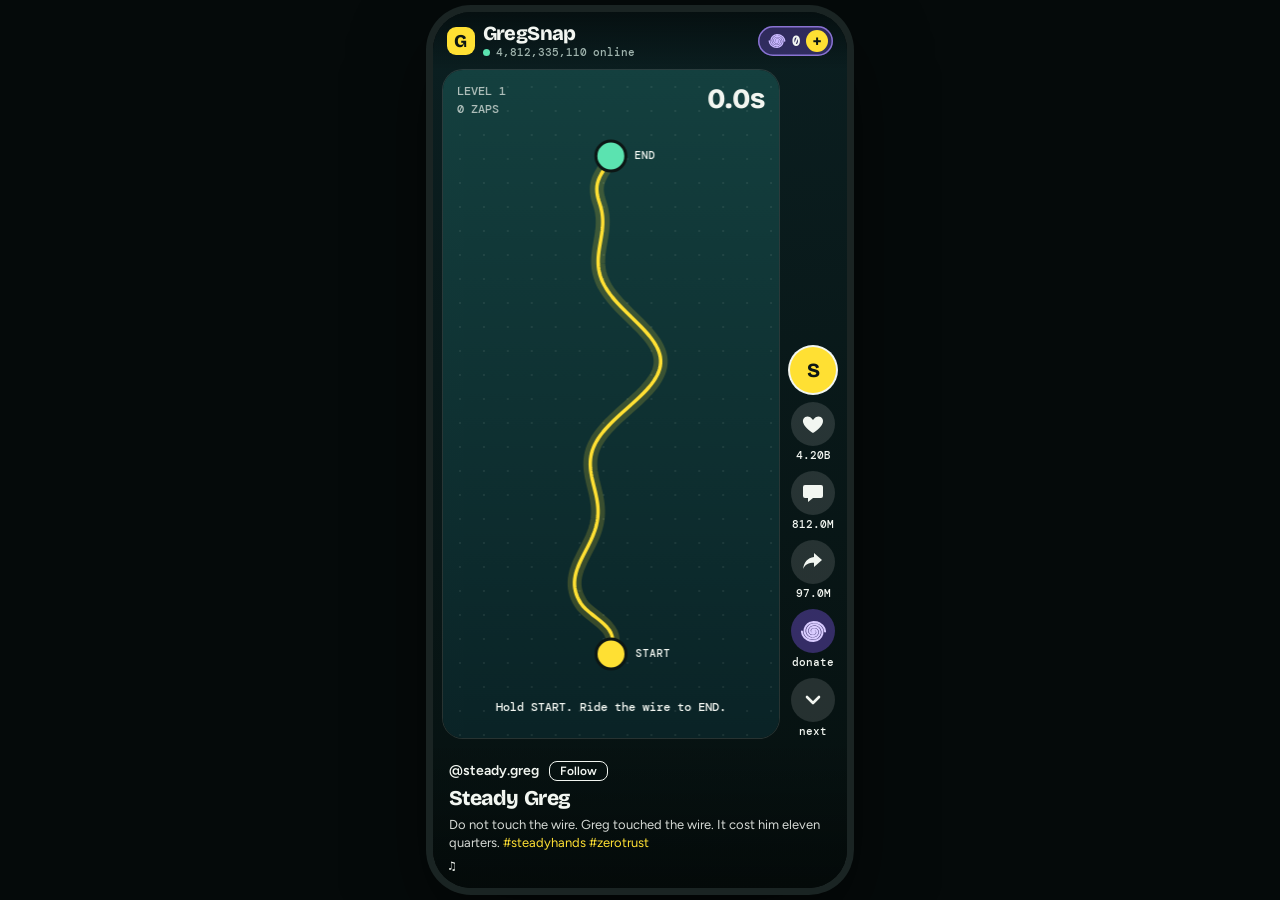
<file: gregsnap.html>
<!doctype html>
<html lang="en">
<head>
<meta charset="utf-8">
<meta name="viewport" content="width=device-width, initial-scale=1, viewport-fit=cover">
<title>GregSnap</title>
<link rel="preconnect" href="https://fonts.googleapis.com">
<link rel="preconnect" href="https://fonts.gstatic.com" crossorigin>
<link href="https://fonts.googleapis.com/css2?family=Bricolage+Grotesque:opsz,wght@12..96,600;12..96,800&family=DM+Mono:wght@400;500&family=Figtree:wght@400;600&display=swap" rel="stylesheet">
<style>
/* Layout: one phone-shaped vertical feed. Each slide is a playable game card with a rail on the right and a caption underneath. */
:root{
  --ink:#0c1615;
  --paper:#f2f6f1;
  --yellow:#ffe033;
  --coral:#ff5a4e;
  --mint:#5be3b0;
  --green:#12a06a;
  --stage:#050a0a;
  --bezel:#1a2423;
  --muted:#9fb3ad;
  --display:"Bricolage Grotesque","Arial Black",system-ui,sans-serif;
  --body:"Figtree",system-ui,sans-serif;
  --mono:"DM Mono",ui-monospace,Menlo,monospace;
  color-scheme:dark;
}
html,body{height:100%}
body{
  box-sizing:border-box;margin:0;background:var(--stage);color:var(--paper);
  font:400 14px/1.4 var(--body);
  display:flex;justify-content:center;align-items:center;overflow:hidden;
  padding-block:12px;
  padding-left:max(16px,env(safe-area-inset-left,0px));
  padding-right:max(16px,env(safe-area-inset-right,0px));
}
.phone{
  position:relative;flex:none;height:100%;max-height:880px;aspect-ratio:9/19;max-width:100%;min-width:0;
  border-radius:38px;overflow:hidden;background:#000;
  box-shadow:0 0 0 7px var(--bezel),0 30px 80px rgba(0,0,0,.6);
}
@media (max-width:520px){.phone{border-radius:22px}}

.top{
  position:absolute;top:0;left:0;right:0;height:58px;z-index:5;
  display:flex;align-items:center;justify-content:space-between;padding:0 14px;
  background:linear-gradient(rgba(0,0,0,.5),transparent);pointer-events:none;
}
.brand{display:flex;align-items:center;gap:8px}
.mark{width:28px;height:28px;border-radius:9px;background:var(--yellow);color:var(--ink);display:grid;place-items:center;font:800 18px var(--display)}
.word{font:800 20px var(--display);letter-spacing:-.03em}
.live{display:flex;align-items:center;gap:6px;font:500 11px var(--mono);color:var(--muted);font-variant-numeric:tabular-nums}
.live i{width:7px;height:7px;border-radius:50%;background:var(--mint);animation:blink 1.4s infinite}
@keyframes blink{50%{opacity:.25}}

.feed{
  position:absolute;inset:0;overflow-y:auto;scroll-snap-type:y mandatory;scrollbar-width:none;
  overscroll-behavior:contain;outline:none;
}
.feed::-webkit-scrollbar{display:none}
.slide{position:relative;height:100%;scroll-snap-align:start;scroll-snap-stop:always;overflow:hidden}

.play{
  position:absolute;top:58px;bottom:150px;left:10px;right:68px;border-radius:20px;overflow:hidden;
  box-shadow:0 0 0 1px rgba(242,246,241,.14);
}
.play canvas{display:block;width:100%;height:100%;touch-action:pan-y;-webkit-user-select:none;user-select:none}
.play canvas.hold{touch-action:none}

.rail{position:absolute;right:8px;bottom:150px;width:52px;display:flex;flex-direction:column;align-items:center;gap:9px}
.av{width:46px;height:46px;border-radius:50%;display:grid;place-items:center;font:800 20px var(--display);color:var(--ink);box-shadow:0 0 0 2px var(--paper)}
.rbtn{display:grid;justify-items:center;gap:2px;background:none;border:0;padding:0;color:var(--paper);font:500 11px var(--mono);cursor:pointer;font-variant-numeric:tabular-nums}
.rbtn .ic{width:44px;height:44px;border-radius:50%;background:rgba(242,246,241,.13);display:grid;place-items:center}
.rbtn svg{width:24px;height:24px}
.rbtn.on .ic{color:var(--coral)}
.rbtn:focus-visible,.follow:focus-visible,.sheet button:focus-visible{outline:2px solid var(--yellow);outline-offset:2px;border-radius:12px}
.rbtn.pulse .ic{animation:pop .3s}
@media (max-height:660px){.rbtn[data-act="next"]{display:none}}
@keyframes pop{50%{transform:scale(1.22)}}

.cap{
  position:absolute;left:0;right:0;bottom:0;height:150px;box-sizing:border-box;padding:10px 16px 14px;
  display:flex;flex-direction:column;justify-content:flex-end;gap:6px;
  background:linear-gradient(transparent,rgba(0,0,0,.4));
}
.who{display:flex;align-items:center;gap:10px;font:600 14px var(--body)}
.follow{border:1.5px solid var(--paper);background:none;color:var(--paper);border-radius:8px;padding:2px 10px;font:600 12px var(--body);cursor:pointer}
.follow.on{background:var(--paper);color:var(--ink)}
.ttl{font:800 21px/1.1 var(--display);letter-spacing:-.02em;text-wrap:balance}
.desc{margin:0;font-size:13px;color:rgba(242,246,241,.88);display:-webkit-box;-webkit-line-clamp:2;-webkit-box-orient:vertical;overflow:hidden}
.tag{color:var(--yellow)}
.music{display:flex;align-items:center;gap:8px;font:400 12px var(--mono);color:var(--paper)}
.mq{overflow:hidden;white-space:nowrap;flex:1;min-width:0}
.mq span{display:inline-block;padding-left:100%;animation:marq 10s linear infinite}
@keyframes marq{to{transform:translateX(-100%)}}

.scrim{position:absolute;inset:0;z-index:9;background:rgba(0,0,0,.45)}
.sheet{
  position:absolute;left:0;right:0;bottom:0;height:56%;z-index:10;background:#111c1b;border-radius:22px 22px 0 0;
  transform:translateY(105%);transition:transform .28s ease;display:flex;flex-direction:column;
}
.sheet.open{transform:none}
.sheet header{display:flex;justify-content:space-between;align-items:center;padding:14px 16px;font:800 16px var(--display);border-bottom:1px solid rgba(242,246,241,.1)}
.sheet header button{background:none;border:0;color:var(--paper);font:600 13px var(--body);cursor:pointer;padding:4px 8px}
.sheet ul{list-style:none;margin:0;padding:12px 16px;overflow:auto;display:grid;gap:14px;align-content:start}
.sheet .u{font:500 12px var(--mono);color:var(--muted)}
.sheet .t{font-size:14px}

[hidden]{display:none!important}
.rbtn.dn .ic{background:rgba(138,92,255,.35);color:#d9ccff}
.rbtn.dn svg{width:27px;height:27px}
.who2{display:flex;align-items:center;gap:12px}
.av2{width:44px;height:44px;border-radius:50%;display:grid;place-items:center;font:800 19px var(--display);color:var(--ink);flex:none}
.who2 b{display:block;font:800 16px var(--display)}
.who2 small{display:block;font:500 11px var(--mono);color:var(--muted)}
.urlrow{display:flex;gap:8px}
.urlrow input{flex:1;min-width:0;border:0;border-radius:10px;padding:12px;background:rgba(242,246,241,.08);color:var(--paper);font:500 13px var(--mono)}
.urlrow button{border:0;border-radius:10px;padding:0 14px;background:var(--paper);color:var(--ink);font:700 13px var(--body);cursor:pointer;min-width:96px}
.urlrow button:focus-visible,.linkbtn:focus-visible,.urlrow input:focus-visible{outline:2px solid var(--yellow);outline-offset:2px}
.linka{text-decoration:none}
.linkbtn{border:0;background:none;color:var(--yellow);font:600 13px var(--body);cursor:pointer;padding:6px;text-align:center}
.sdesc{margin:0;font:600 14px var(--body);color:var(--paper)}
.bt{display:grid;gap:2px;min-width:0}
.bt .word{line-height:1}
.galchip{pointer-events:auto;display:flex;align-items:center;gap:6px;border:0;cursor:pointer;color:var(--paper);background:rgba(138,92,255,.3);box-shadow:inset 0 0 0 1.5px rgba(167,139,250,.75);border-radius:999px;padding:4px 5px 4px 10px;font:600 13px var(--mono);font-variant-numeric:tabular-nums}
.galchip svg{width:18px;height:18px;color:#c9b8ff;display:block}
.galchip .plus{width:22px;height:22px;border-radius:50%;background:var(--yellow);color:var(--ink);display:grid;place-items:center;font:800 16px/1 var(--body)}
.galchip:focus-visible,.spinbtn:focus-visible,.donate:focus-visible,.amts button:focus-visible{outline:2px solid var(--yellow);outline-offset:2px}

.crate{height:auto;max-height:84%}
.sheet.small{height:auto;max-height:80%}
.sheet header .hr{display:flex;gap:2px}
.cbody{flex:1 1 auto;min-height:0;overflow:auto;padding:12px 16px 20px;display:grid;gap:12px;align-content:start}
.bal{display:flex;align-items:center;justify-content:space-between;font:500 11px var(--mono);color:var(--muted);letter-spacing:.05em}
.bal b{display:flex;align-items:center;gap:8px;font:800 28px var(--display);color:var(--paper);letter-spacing:-.02em;font-variant-numeric:tabular-nums}
.bal b svg{width:24px;height:24px;color:#c9b8ff}
.reelwrap{position:relative;border-radius:14px;background:#0b1413;box-shadow:inset 0 0 0 1px rgba(242,246,241,.12);overflow:hidden}
.reelwrap::before,.reelwrap::after{content:"";position:absolute;top:0;bottom:0;width:48px;z-index:2;pointer-events:none}
.reelwrap::before{left:0;background:linear-gradient(90deg,#0b1413,transparent)}
.reelwrap::after{right:0;background:linear-gradient(270deg,#0b1413,transparent)}
.marker{position:absolute;left:50%;top:0;bottom:0;width:3px;margin-left:-1.5px;background:var(--yellow);z-index:3;box-shadow:0 0 12px rgba(255,224,51,.8)}
.marker::before,.marker::after{content:"";position:absolute;left:50%;margin-left:-7px;border:7px solid transparent}
.marker::before{top:0;border-top-color:var(--yellow)}
.marker::after{bottom:0;border-bottom-color:var(--yellow)}
.reel{padding:14px 0;overflow:hidden}
.strip{display:flex;will-change:transform}
.it{flex:none;width:88px;height:112px;margin-right:6px;border-radius:10px;background:#16201f;background:radial-gradient(circle at 50% 36%,color-mix(in srgb,var(--c) 28%,transparent),transparent 68%),#16201f;box-shadow:inset 0 0 0 1px rgba(242,246,241,.09);display:grid;place-items:center;align-content:center;gap:2px;text-align:center;color:var(--paper)}
.it svg{width:34px;height:34px;color:var(--c)}
.it b{font:800 20px var(--display);letter-spacing:-.02em}
.it small{font:500 9px var(--mono);color:var(--muted);letter-spacing:.06em}
.it.none svg{opacity:.3}
.it.none b{font-size:14px;line-height:1.05;color:var(--muted)}
.it.dim{opacity:.35;transition:opacity .4s}
.it.win{box-shadow:inset 0 0 0 1px rgba(242,246,241,.55),0 0 24px rgba(255,255,255,.16);transform:scale(1.05)}
.result{margin:0;min-height:24px;text-align:center;font:800 19px var(--display);letter-spacing:-.01em;text-wrap:balance}
.spinbtn,.donate{border:0;border-radius:14px;padding:14px;cursor:pointer;font:800 17px var(--display);color:var(--ink);display:flex;justify-content:center;align-items:center;gap:10px}
.spinbtn{background:linear-gradient(90deg,var(--yellow),#ffb703)}
.donate{background:linear-gradient(90deg,var(--mint),#7dd6ff)}
.spinbtn small{font:500 11px var(--mono);background:rgba(12,22,21,.15);border-radius:999px;padding:2px 8px}
.spinbtn:disabled,.donate:disabled{opacity:.5;cursor:default}
.sub{margin:0;font:500 11px var(--mono);color:var(--muted);text-align:center}
.amts{display:grid;grid-template-columns:repeat(4,1fr);gap:6px}
.amts button{border:0;border-radius:10px;padding:10px 4px;background:rgba(242,246,241,.08);color:var(--paper);font:600 13px var(--mono);cursor:pointer}
.amts button[aria-pressed="true"]{background:var(--paper);color:var(--ink)}

.gift{position:absolute;inset:0;z-index:30;display:grid;place-items:center;pointer-events:none;background:radial-gradient(circle at 50% 46%,rgba(138,92,255,.6),rgba(5,10,10,.82) 72%);animation:gfade 2.8s ease both}
.gwrap{position:relative;display:grid;justify-items:center;gap:6px;text-align:center;padding:0 16px}
.gsw{width:150px;height:150px;color:#d9ccff;animation:gspin 2.4s cubic-bezier(.2,.7,.2,1) both}
.gsw svg{width:100%;height:100%;display:block}
.gl{margin:0;font:800 30px/1 var(--display);letter-spacing:-.02em;animation:gtext .6s .25s ease both}
.gsub{margin:0;font:500 12px var(--mono);color:rgba(242,246,241,.85);animation:gtext .6s .4s ease both}
.gift i{position:absolute;left:50%;top:30%;width:8px;height:8px;border-radius:50%;background:var(--yellow);animation:gfly 1.6s .2s ease-out both}
@keyframes gfade{0%{opacity:0}10%{opacity:1}80%{opacity:1}100%{opacity:0}}
@keyframes gspin{0%{transform:rotate(-300deg) scale(.15)}100%{transform:rotate(30deg) scale(1.05)}}
@keyframes gtext{from{opacity:0;transform:translateY(10px)}to{opacity:1;transform:none}}
@keyframes gfly{0%{transform:translate(0,0) scale(1);opacity:1}100%{transform:translate(var(--x),var(--y)) scale(0);opacity:0}}
@media (prefers-reduced-motion:reduce){.gift,.gift *{animation:none!important}}

@media (prefers-reduced-motion:reduce){
  .mq span,.live i{animation:none}
  .mq span{padding-left:0}
  .sheet{transition:none}
}
</style>

</head>
<body>
<main class="phone" id="phone">
  <div class="top">
    <div class="brand"><span class="mark">G</span><div class="bt"><span class="word">GregSnap</span><div class="live"><i></i><span id="online">4,812,330,119</span> online</div></div></div>
    <button type="button" class="galchip" id="galchip" aria-label="Open Galaxy Crate"><span id="galIcon"></span><span id="galn">0</span><span class="plus">+</span></button>
  </div>
  <div class="feed" id="feed" tabindex="0" aria-label="GregSnap game feed"></div>
  <div class="scrim" id="scrim" hidden></div>
  <section class="sheet" id="sheet" aria-label="Comments">
    <header><span id="sheetTitle">Comments</span><button type="button" data-closeall>Close</button></header>
    <ul id="sheetList"></ul>
  </section>
  <section class="sheet crate" id="crate" aria-label="Galaxy Crate">
    <header><span>Galaxy Crate</span><span class="hr"><button type="button" id="snd" aria-pressed="true">Sound on</button><button type="button" data-closeall>Close</button></span></header>
    <div class="cbody" id="paneCrate">
      <div class="bal"><span>YOUR GALAXIES</span><b><span id="balIcon"></span><span id="balN">0</span></b></div>
      <div class="reelwrap"><div class="marker"></div><div class="reel" id="reel"><div class="strip" id="strip"></div></div></div>
      <p class="result" id="result" aria-live="polite">Open a crate. Win galaxies. Or don't.</p>
      <button type="button" class="spinbtn" id="openBtn">OPEN CRATE <small>$10.00</small></button>
      <p class="sub">Crates opened: <span id="openedN">0</span></p>
    </div>
  </section>
  <section class="sheet small" id="dsheet" aria-label="Donate galaxies">
    <header><span>Donate galaxies</span><button type="button" data-closeall>Close</button></header>
    <div class="cbody">
      <div class="who2"><span class="av2" id="dAv"></span><div><b id="dName"></b><small id="dGame"></small></div></div>
      <div class="bal"><span>YOUR GALAXIES</span><b><span id="dBalIcon"></span><span id="dBal">0</span></b></div>
      <div class="amts" id="amts">
        <button type="button" data-amt="10" aria-pressed="true">10</button>
        <button type="button" data-amt="100" aria-pressed="false">100</button>
        <button type="button" data-amt="1000" aria-pressed="false">1,000</button>
        <button type="button" data-amt="all" aria-pressed="false">ALL</button>
      </div>
      <button type="button" class="donate" id="donateBtn">DONATE</button>
      <p class="sub" id="dHint"></p>
      <button type="button" class="linkbtn" id="getMore">Get more galaxies</button>
    </div>
  </section>
  <section class="sheet small" id="ssheet" aria-label="Share">
    <header><span>Share</span><button type="button" data-closeall>Close</button></header>
    <div class="cbody">
      <p class="sdesc" id="sTitle"></p>
      <div class="urlrow"><input id="shareUrl" type="text" readonly value="https://fazegregpaul.com" aria-label="Link to share"><button type="button" id="copyBtn">Copy link</button></div>
      <a class="spinbtn linka" id="openSite" href="https://fazegregpaul.com" target="_blank" rel="noopener">Open fazegregpaul.com</a>
    </div>
  </section>
  <div class="gift" id="gift" hidden aria-hidden="true">
    <div class="gwrap">
      <i style="--x:-130px;--y:-90px"></i><i style="--x:130px;--y:-80px"></i><i style="--x:-100px;--y:110px"></i><i style="--x:110px;--y:120px"></i>
      <i style="--x:-40px;--y:-150px"></i><i style="--x:50px;--y:-140px"></i><i style="--x:-150px;--y:20px"></i><i style="--x:150px;--y:30px"></i>
      <div class="gsw" id="giftIcon"></div>
      <p class="gl" id="giftTitle"></p>
      <p class="gsub" id="giftSub"></p>
    </div>
  </div>
</main>

<script>
(() => {
  const cs = getComputedStyle(document.documentElement);
  const C = {};
  ['ink','paper','yellow','coral','mint','green'].forEach(k => C[k] = cs.getPropertyValue('--' + k).trim());
  const DISPLAY = '"Bricolage Grotesque","Arial Black",system-ui,sans-serif';
  const MONO = '"DM Mono",ui-monospace,Menlo,monospace';
  const TAU = Math.PI * 2;
  const clamp = (v, a, b) => Math.max(a, Math.min(b, v));
  const rand = (a, b) => a + Math.random() * (b - a);
  const pick = a => a[Math.floor(Math.random() * a.length)];
  const fmt = n => n >= 1e12 ? (n / 1e12).toFixed(2) + 'T' : n >= 1e9 ? (n / 1e9).toFixed(2) + 'B' : n >= 1e6 ? (n / 1e6).toFixed(1) + 'M' : n >= 1e3 ? (n / 1e3).toFixed(1) + 'K' : String(Math.round(n));

  function txt(c, s, x, y, size, col, al, font, wt) {
    c.font = (wt || 800) + ' ' + size + 'px ' + (font || DISPLAY);
    c.fillStyle = col; c.textAlign = al || 'left'; c.textBaseline = 'middle';
    c.fillText(s, x, y);
  }
  function rr(c, x, y, w, h, r) {
    c.beginPath();
    if (c.roundRect) c.roundRect(x, y, w, h, r); else c.rect(x, y, w, h);
  }

  /* ---------- game loop plumbing ---------- */
  const games = [];
  let cur = 0;
  let paused = false;
  function mount(canvas, g) {
    g.canvas = canvas; g.ctx = canvas.getContext('2d'); g.w = 0; g.h = 0;
    const fit = () => {
      const r = canvas.parentElement.getBoundingClientRect();
      const d = Math.min(window.devicePixelRatio || 1, 2);
      g.w = Math.round(r.width); g.h = Math.round(r.height);
      if (!g.w || !g.h) return;
      canvas.width = g.w * d; canvas.height = g.h * d;
      g.ctx.setTransform(d, 0, 0, d, 0, 0);
      if (g.layout) g.layout();
      if (g.inited) g.draw();
    };
    new ResizeObserver(fit).observe(canvas.parentElement);
    fit();
    g.reset(); g.inited = true; g.draw();
    games.push(g);
  }
  let last = performance.now();
  function frame(t) {
    const dt = Math.min(0.05, (t - last) / 1000); last = t;
    const g = games[cur];
    if (g && g.w && !paused) { if (g.tick) g.tick(dt); g.draw(); }
    requestAnimationFrame(frame);
  }

  /* ---------- game 1: Steady Greg (buzz wire) ---------- */
  const wire = {
    level: 1, zaps: 0, wins: 0, state: 'idle', pts: [], ring: null, off: null, t0: 0, elapsed: 0,
    shake: 0, flash: 0, msg: '', msgT: 0, pid: null, wait: 0, start: null, end: null,
    tol() { return Math.max(7.5, 14 - (this.level - 1) * 0.9); },
    build() {
      const w = this.w, h = this.h, pad = 84, cx = w / 2;
      const A = Math.min(w * 0.36, 38 + this.level * 12);
      const f1 = 0.016 + this.level * 0.0014, f2 = f1 * 2.3, p1 = rand(0, TAU), p2 = rand(0, TAU);
      const sm = (x) => { x = clamp(x, 0, 1); return x * x * (3 - 2 * x); };
      this.pts = [];
      for (let y = h - pad; y >= pad; y -= 3) {
        const t = (h - pad - y) / (h - 2 * pad);
        const env = sm(t / 0.1) * sm((1 - t) / 0.1);
        this.pts.push({ x: cx + A * env * (0.65 * Math.sin(y * f1 + p1) + 0.35 * Math.sin(y * f2 + p2)), y });
      }
      this.start = this.pts[0]; this.end = this.pts[this.pts.length - 1];
    },
    layout() { this.build(); this.state = 'idle'; this.ring = null; },
    reset() { this.build(); this.state = 'idle'; this.ring = null; },
    enter() { this.state = 'idle'; this.ring = null; this.pid = null; },
    raw(e) { const r = this.canvas.getBoundingClientRect(); return { x: e.clientX - r.left, y: e.clientY - r.top }; },
    near(p) { let m = 1e9; for (const q of this.pts) { const d = Math.hypot(p.x - q.x, p.y - q.y); if (d < m) m = d; } return m; },
    say(m) { this.msg = m; this.msgT = m ? 2.2 : 0; },
    down(e) {
      if (this.state === 'won' || this.state === 'zapped' || !this.start) return;
      const p = this.raw(e);
      if (Math.hypot(p.x - this.start.x, p.y - this.start.y) < 72) {
        this.off = { x: this.start.x - p.x, y: this.start.y - p.y };
        this.state = 'holding'; this.ring = { x: this.start.x, y: this.start.y };
        this.t0 = performance.now(); this.pid = e.pointerId;
        try { this.canvas.setPointerCapture(e.pointerId); } catch (_) {}
        this.say('');
      } else this.say('Start on the yellow pad.');
    },
    move(e) {
      if (this.state !== 'holding' || e.pointerId !== this.pid) return;
      const p = this.raw(e);
      this.ring = { x: p.x + this.off.x, y: p.y + this.off.y };
      if (this.near(this.ring) > this.tol()) { this.zap(); return; }
      if (Math.hypot(this.ring.x - this.end.x, this.ring.y - this.end.y) < 24) this.win();
    },
    up(e) {
      if (this.state === 'holding' && e.pointerId === this.pid) {
        this.state = 'idle'; this.ring = null; this.say('Let go too early. Back to START.');
      }
    },
    zap() {
      this.state = 'zapped'; this.zaps++; this.shake = 1; this.flash = 1; this.wait = 1;
      this.say(pick(['BZZT.', 'Greg felt that.', 'Valuation down $2B.', 'The wire won.', 'Intern, you are up.']));
      try { this.canvas.releasePointerCapture(this.pid); } catch (_) {}
    },
    win() {
      this.state = 'won'; this.wins++; this.wait = 1.6;
      this.elapsed = (performance.now() - this.t0) / 1000;
      this.say('Cleared in ' + this.elapsed.toFixed(1) + 's. Wire gets harder.');
    },
    tick(dt) {
      if (this.state === 'holding') this.elapsed = (performance.now() - this.t0) / 1000;
      this.shake = Math.max(0, this.shake - dt * 3);
      this.flash = Math.max(0, this.flash - dt * 2.2);
      this.msgT = Math.max(0, this.msgT - dt);
      if (this.wait > 0) {
        this.wait -= dt;
        if (this.wait <= 0) {
          if (this.state === 'won') { this.level++; this.build(); }
          this.state = 'idle'; this.ring = null;
        }
      }
    },
    draw() {
      const c = this.ctx, w = this.w, h = this.h;
      const bg = c.createLinearGradient(0, 0, 0, h);
      bg.addColorStop(0, '#14403f'); bg.addColorStop(1, '#0a2326');
      c.fillStyle = bg; c.fillRect(0, 0, w, h);
      c.save();
      if (this.shake > 0) c.translate(rand(-1, 1) * this.shake * 9, rand(-1, 1) * this.shake * 9);
      c.fillStyle = 'rgba(242,246,241,.07)';
      for (let x = 16; x < w; x += 24) for (let y = 16; y < h; y += 24) c.fillRect(x, y, 2, 2);
      if (this.pts.length) {
        c.lineJoin = 'round'; c.lineCap = 'round';
        c.beginPath();
        this.pts.forEach((p, i) => i ? c.lineTo(p.x, p.y) : c.moveTo(p.x, p.y));
        c.strokeStyle = 'rgba(255,224,51,.18)'; c.lineWidth = 14; c.stroke();
        c.strokeStyle = C.yellow; c.lineWidth = 3.5; c.stroke();
        const pad = (p, label, col) => {
          c.fillStyle = col; c.beginPath(); c.arc(p.x, p.y, 15, 0, TAU); c.fill();
          c.strokeStyle = C.ink; c.lineWidth = 3; c.stroke();
          txt(c, label, p.x + 24, p.y, 11, C.paper, 'left', MONO, 500);
        };
        pad(this.start, 'START', C.yellow); pad(this.end, 'END', C.mint);
      }
      if (this.ring) {
        c.strokeStyle = this.state === 'zapped' ? C.coral : C.paper; c.lineWidth = 4;
        c.beginPath(); c.arc(this.ring.x, this.ring.y, this.tol() + 5, 0, TAU); c.stroke();
      }
      c.restore();
      if (this.flash > 0) { c.fillStyle = 'rgba(255,90,78,' + (this.flash * 0.45) + ')'; c.fillRect(0, 0, w, h); }
      txt(c, 'LEVEL ' + this.level, 14, 22, 12, 'rgba(242,246,241,.7)', 'left', MONO, 500);
      txt(c, this.zaps + ' ZAPS', 14, 40, 12, 'rgba(242,246,241,.7)', 'left', MONO, 500);
      txt(c, this.elapsed.toFixed(1) + 's', w - 14, 30, 28, C.paper, 'right');
      const m = this.msgT > 0 ? this.msg : (this.wins === 0 && this.state === 'idle' ? 'Hold START. Ride the wire to END.' : '');
      if (m) txt(c, m, w / 2, h - 30, 12, C.paper, 'center', MONO, 500);
    }
  };

  /* ---------- game 2: Gregbit (orbit lanes) ---------- */
  const orbit = {
    state: 'ready', t: 0, score: 0, best: 0, th: 0, lane: 0, rr: 0, obs: [], spawn: 0, shake: 0, flash: 0, dead: 0, trail: [],
    geom() { this.cx = this.w / 2; this.cy = this.h / 2; this.rI = Math.min(this.w * 0.2, this.h * 0.17); this.rO = Math.min(this.w * 0.38, this.h * 0.31); },
    layout() { this.geom(); },
    reset() { this.geom(); this.state = 'ready'; this.t = 0; this.score = 0; this.th = -Math.PI / 2; this.lane = 0; this.rr = 0; this.obs = []; this.spawn = 0.4; this.trail = []; },
    enter() { this.reset(); },
    omega() { return Math.min(3.6, 2.1 + this.t * 0.05); },
    tap() {
      if (this.state === 'ready') this.state = 'run';
      else if (this.state === 'run') this.lane ^= 1;
      else if (this.state === 'dead' && this.dead > 0.5) { this.reset(); this.state = 'run'; }
    },
    addObs() {
      const a = this.th + rand(1.9, 2.6), lane = Math.random() < 0.5 ? 0 : 1, len = rand(0.35, 0.6);
      for (const o of this.obs) if (o.lane !== lane && Math.abs(o.a - a) < (o.len + len) / 2 + 0.9) return;
      this.obs.push({ a, lane, len });
    },
    die() { this.state = 'dead'; this.dead = 0; this.shake = 1; this.flash = 1; this.best = Math.max(this.best, this.score); },
    tick(dt) {
      this.shake = Math.max(0, this.shake - dt * 3);
      this.flash = Math.max(0, this.flash - dt * 2.5);
      if (this.state === 'dead') { this.dead += dt; return; }
      if (this.state !== 'run') { this.th += 0.8 * dt; return; }
      this.t += dt;
      const om = this.omega();
      this.th += om * dt;
      this.rr += (this.lane - this.rr) * Math.min(1, dt * 13);
      this.spawn -= dt;
      if (this.spawn <= 0) { this.spawn = rand(0.5, 0.9) * 2.1 / om; this.addObs(); }
      const r = this.rI + (this.rO - this.rI) * this.rr;
      this.trail.push({ th: this.th, r }); if (this.trail.length > 16) this.trail.shift();
      for (let i = this.obs.length - 1; i >= 0; i--) {
        const o = this.obs[i];
        if (o.a + o.len / 2 < this.th - 0.35) { this.obs.splice(i, 1); this.score++; continue; }
        const lr = o.lane ? this.rO : this.rI;
        if (Math.abs(r - lr) < 16 && Math.abs(this.th - o.a) < o.len / 2 + 12 / r) { this.die(); break; }
      }
    },
    draw() {
      const c = this.ctx, w = this.w, h = this.h, cx = this.cx, cy = this.cy;
      const bg = c.createLinearGradient(0, 0, w, h);
      bg.addColorStop(0, C.coral); bg.addColorStop(1, '#c42f50');
      c.fillStyle = bg; c.fillRect(0, 0, w, h);
      c.save();
      if (this.shake > 0) c.translate(rand(-1, 1) * this.shake * 9, rand(-1, 1) * this.shake * 9);
      c.strokeStyle = 'rgba(12,22,21,.28)'; c.lineWidth = 2; c.setLineDash([3, 7]);
      [this.rI, this.rO].forEach(r => { c.beginPath(); c.arc(cx, cy, r, 0, TAU); c.stroke(); });
      c.setLineDash([]);
      c.lineCap = 'round'; c.lineWidth = 24; c.strokeStyle = C.paper;
      this.obs.forEach(o => { c.beginPath(); c.arc(cx, cy, o.lane ? this.rO : this.rI, o.a - o.len / 2, o.a + o.len / 2); c.stroke(); });
      this.trail.forEach((p, i) => {
        const k = i / this.trail.length;
        c.fillStyle = 'rgba(255,224,51,' + (k * 0.5) + ')';
        c.beginPath(); c.arc(cx + p.r * Math.cos(p.th), cy + p.r * Math.sin(p.th), 9 * k, 0, TAU); c.fill();
      });
      const r = this.rI + (this.rO - this.rI) * this.rr;
      c.fillStyle = C.yellow; c.strokeStyle = C.ink; c.lineWidth = 3;
      c.beginPath(); c.arc(cx + r * Math.cos(this.th), cy + r * Math.sin(this.th), 9, 0, TAU); c.fill(); c.stroke();
      txt(c, String(this.score), cx, cy, 64, C.ink, 'center');
      c.restore();
      if (this.flash > 0) { c.fillStyle = 'rgba(242,246,241,' + (this.flash * 0.5) + ')'; c.fillRect(0, 0, w, h); }
      txt(c, 'GREGBIT', 14, 22, 12, 'rgba(12,22,21,.7)', 'left', MONO, 500);
      txt(c, 'BEST ' + this.best, w - 14, 22, 12, 'rgba(12,22,21,.7)', 'right', MONO, 500);
      if (this.state === 'ready') {
        txt(c, 'TAP TO SWITCH LANES', cx, cy + this.rO + 52, 12, C.paper, 'center', MONO, 500);
        txt(c, 'Dodge the white blocks.', cx, cy - this.rO - 48, 15, C.paper, 'center');
      } else if (this.state === 'dead') {
        txt(c, 'Disrupted.', cx, cy - this.rO - 48, 22, C.paper, 'center');
        txt(c, this.score + ' passed. Tap to retry.', cx, cy + this.rO + 52, 12, C.paper, 'center', MONO, 500);
      }
    }
  };

  /* ---------- game 3: Raise Round (timing) ---------- */
  const ROUNDS = ['Pre-seed', 'Seed', 'Series A', 'Series B', 'Series C', 'Series D', 'Series E', 'Series Greg', 'Series Greg II', 'IPO', 'Hyper IPO', 'Buys Mars', 'Buys the economy'];
  const UNITS = [[1e21, 'sextillion'], [1e18, 'quintillion'], [1e15, 'quadrillion'], [1e12, 'trillion'], [1e9, 'billion'], [1e6, 'million'], [1e3, 'thousand']];
  const money = v => { for (const [u, n] of UNITS) if (v >= u) { const x = v / u; return ['$' + x.toFixed(x >= 100 ? 0 : 1), n]; } return ['$' + Math.round(v), 'dollars']; };
  const GOOD = ['Investors are thrilled.', 'Nobody read the deck.', 'Term sheet signed.', 'Valuation is a feeling.', 'Greg rings a bell.'];
  const BAD = ['Down round. Say "pivot".', 'Investors want to "circle back".', 'Greg was asked to step down. He declined.', 'The deck had a typo.'];
  const raise = {
    val: 250000, lvl: 0, streak: 0, m: 0.1, dir: 1, speed: 0.85, zc: 0.6, zw: 0.3, hist: [], floaters: [], flash: 0, flashGood: true, msg: '', msgT: 0,
    reset() { this.val = 250000; this.lvl = 0; this.streak = 0; this.m = 0.1; this.dir = 1; this.speed = 0.85; this.zw = 0.3; this.zc = rand(0.25, 0.75); this.hist = [Math.log10(this.val)]; this.floaters = []; this.flash = 0; this.msg = 'Tap when the needle is in the green.'; this.msgT = 99; },
    say(m) { this.msg = m; this.msgT = 2.4; },
    pop(t, good) { this.floaters.push({ t, good, age: 0 }); },
    tap() {
      const hit = Math.abs(this.m - this.zc) <= this.zw / 2;
      if (hit) {
        this.streak++;
        const mult = +(1.8 + Math.min(this.streak, 12) * 0.45).toFixed(1);
        this.val *= mult; this.lvl++;
        this.zw = Math.max(0.08, this.zw * 0.9); this.speed = Math.min(2.4, this.speed * 1.07);
        this.pop('x' + mult, true); this.say(pick(GOOD)); this.flashGood = true;
      } else {
        this.streak = 0; this.val = Math.max(1e5, this.val * 0.4); this.lvl = Math.max(0, this.lvl - 1);
        this.zw = Math.min(0.3, this.zw * 1.2);
        this.pop('DOWN ROUND', false); this.say(pick(BAD)); this.flashGood = false;
      }
      this.flash = 0.5;
      this.hist.push(Math.log10(this.val)); if (this.hist.length > 24) this.hist.shift();
      this.zc = rand(this.zw / 2 + 0.03, 1 - this.zw / 2 - 0.03);
    },
    tick(dt) {
      this.m += this.dir * this.speed * dt;
      if (this.m > 1) { this.m = 1; this.dir = -1; } else if (this.m < 0) { this.m = 0; this.dir = 1; }
      this.flash = Math.max(0, this.flash - dt * 2);
      this.msgT = Math.max(0, this.msgT - dt);
      this.floaters.forEach(f => f.age += dt);
      this.floaters = this.floaters.filter(f => f.age < 1.1);
    },
    draw() {
      const c = this.ctx, w = this.w, h = this.h;
      const bg = c.createLinearGradient(0, 0, 0, h);
      bg.addColorStop(0, '#f2f6f1'); bg.addColorStop(1, '#d3e8dc');
      c.fillStyle = bg; c.fillRect(0, 0, w, h);
      const name = ROUNDS[Math.min(this.lvl, ROUNDS.length - 1)].toUpperCase();
      c.font = '500 12px ' + MONO;
      const pw = c.measureText(name).width + 24;
      c.fillStyle = C.ink; rr(c, 14, 14, pw, 26, 13); c.fill();
      txt(c, name, 26, 27, 12, C.paper, 'left', MONO, 500);
      txt(c, this.streak ? 'STREAK x' + this.streak : 'NO STREAK', w - 14, 27, 12, 'rgba(12,22,21,.6)', 'right', MONO, 500);
      txt(c, 'VALUATION', w / 2, 66, 11, 'rgba(12,22,21,.55)', 'center', MONO, 500);
      const [num, unit] = money(this.val);
      let fs = 64; c.font = '800 ' + fs + 'px ' + DISPLAY;
      const mw = c.measureText(num).width; if (mw > w - 32) fs = Math.floor(fs * (w - 32) / mw);
      txt(c, num, w / 2, 106, fs, C.ink, 'center');
      txt(c, unit, w / 2, 106 + fs * 0.55 + 14, 22, C.green, 'center');
      const top = Math.min(200, h * 0.38), bot = h - 190;
      if (bot - top > 60) {
        const hs = this.hist, lo = Math.min(...hs) - 0.4, hi = Math.max(...hs) + 0.4;
        const X = i => 20 + (w - 40) * (hs.length < 2 ? 0.5 : i / (hs.length - 1));
        const Y = v => bot - (bot - top) * (v - lo) / (hi - lo);
        c.strokeStyle = 'rgba(12,22,21,.1)'; c.lineWidth = 1;
        for (let i = 0; i < 4; i++) { const y = top + (bot - top) * i / 3; c.beginPath(); c.moveTo(20, y); c.lineTo(w - 20, y); c.stroke(); }
        if (hs.length > 1) {
          c.beginPath(); hs.forEach((v, i) => i ? c.lineTo(X(i), Y(v)) : c.moveTo(X(i), Y(v)));
          c.lineTo(X(hs.length - 1), bot); c.lineTo(X(0), bot); c.closePath();
          c.fillStyle = 'rgba(18,160,106,.14)'; c.fill();
          c.beginPath(); hs.forEach((v, i) => i ? c.lineTo(X(i), Y(v)) : c.moveTo(X(i), Y(v)));
          c.strokeStyle = C.green; c.lineWidth = 4; c.lineJoin = 'round'; c.stroke();
        }
        const li = hs.length - 1;
        c.fillStyle = C.green; c.beginPath(); c.arc(X(li), Y(hs[li]), 6, 0, TAU); c.fill();
      }
      const mx = 24, mwid = w - 48, my = h - 110, mh = 34;
      c.fillStyle = 'rgba(12,22,21,.14)'; rr(c, mx, my, mwid, mh, 17); c.fill();
      c.fillStyle = C.green; rr(c, mx + (this.zc - this.zw / 2) * mwid, my, this.zw * mwid, mh, 12); c.fill();
      c.fillStyle = C.ink; rr(c, mx + this.m * mwid - 3, my - 10, 6, mh + 20, 3); c.fill();
      txt(c, 'TAP ANYWHERE TO LOCK THE TERM SHEET', w / 2, h - 44, 11, 'rgba(12,22,21,.6)', 'center', MONO, 500);
      if (this.msgT > 0) txt(c, this.msg, w / 2, my - 24, 14, C.ink, 'center');
      this.floaters.forEach(f => {
        c.globalAlpha = 1 - f.age / 1.1;
        txt(c, f.t, w / 2, my - 60 - f.age * 70, 26, f.good ? C.green : C.coral, 'center');
        c.globalAlpha = 1;
      });
      if (this.flash > 0) { c.fillStyle = (this.flashGood ? 'rgba(18,160,106,' : 'rgba(255,90,78,') + (this.flash * 0.25) + ')'; c.fillRect(0, 0, w, h); }
    }
  };

  /* ---------- shared helpers for the extra games ---------- */
  function wrap(c, s, maxW) {
    const words = s.split(' '), lines = []; let line = '';
    words.forEach(w => { const t = line ? line + ' ' + w : w; if (c.measureText(t).width > maxW && line) { lines.push(line); line = w; } else line = t; });
    lines.push(line); return lines;
  }
  function veil(c, w, h, l1, l2) {
    c.fillStyle = 'rgba(12,22,21,.62)'; c.fillRect(0, 0, w, h);
    txt(c, l1, w / 2, h / 2 - 14, 26, C.paper, 'center');
    txt(c, l2, w / 2, h / 2 + 18, 12, C.paper, 'center', MONO, 500);
  }

  /* ---------- game 4: Swipe Ideas (approve or pass) ---------- */
  const IDEAS = [
    ['Uber for Uber', 1], ['Blockchain, but for sandwiches', 1], ['An AI that replaces the AI', 1], ['Air by subscription. $9 a breath', 1],
    ['LinkedIn for dogs', 1], ['Tinder for houseplants', 1], ['Smart socks. They have Wi-Fi', 1], ['Cloud storage for your feelings', 1],
    ['Crypto, but it is a mattress', 1], ['Netflix for staring out windows', 1], ['Metaverse for one person', 1], ['Disrupting Tuesday', 1],
    ['A bakery that sells bread', 0], ['Fixes pipes. Fair price.', 0], ['Software with no AI in it', 0], ['Profitable since day one', 0],
    ['A pen that writes', 0], ['Customer support that answers', 0], ['A product people need', 0], ['A quietly good dentist', 0],
    ['A hardware store that is open', 0], ['A spreadsheet. Just a spreadsheet.', 0], ['Locally owned laundromat', 0], ['A bridge, for crossing', 0]
  ];
  const swipe = {
    state: 'ready', score: 0, best: 0, patience: 1, card: null, dx: 0, dragging: false, sx: 0, moved: 0, fly: null, flash: 0, flashGood: true, shake: 0, dead: 0, pid: null,
    reset() { this.state = 'ready'; this.score = 0; this.patience = 1; this.dx = 0; this.dragging = false; this.fly = null; this.card = pick(IDEAS); },
    enter() { this.reset(); },
    raw(e) { const r = this.canvas.getBoundingClientRect(); return { x: e.clientX - r.left, y: e.clientY - r.top }; },
    kick() {
      if (this.state === 'ready') { this.state = 'run'; return true; }
      if (this.state === 'dead') { if (this.dead > 0.6) { this.reset(); this.state = 'run'; } return true; }
      return false;
    },
    down(e) {
      if (this.kick() || this.fly) return;
      this.dragging = true; this.sx = this.raw(e).x; this.moved = 0; this.dx = 0; this.pid = e.pointerId;
      try { this.canvas.setPointerCapture(e.pointerId); } catch (_) {}
    },
    move(e) {
      if (!this.dragging || e.pointerId !== this.pid) return;
      this.dx = this.raw(e).x - this.sx; this.moved = Math.max(this.moved, Math.abs(this.dx));
    },
    up(e) {
      if (!this.dragging || e.pointerId !== this.pid) return;
      this.dragging = false;
      if (Math.abs(this.dx) > this.w * 0.18) this.decide(this.dx > 0 ? 1 : -1);
      else if (this.moved < 10) this.decide(this.raw(e).x > this.w / 2 ? 1 : -1);
      else this.dx = 0;
    },
    swipe(d) { if (this.kick()) return; this.decide(d); },
    decide(d) {
      if (this.state !== 'run' || this.fly) return;
      const ok = (d === 1) === !!this.card[1];
      this.fly = { d, t: 0, card: this.card, dx: this.dx }; this.dx = 0;
      if (ok) { this.score++; this.patience = Math.min(1, this.patience + 0.12); this.flashGood = true; this.flash = 0.35; }
      else { this.patience -= 0.3; this.flashGood = false; this.flash = 0.45; this.shake = 0.8; }
      this.card = pick(IDEAS);
      if (this.patience <= 0) { this.state = 'dead'; this.dead = 0; this.best = Math.max(this.best, this.score); }
    },
    tick(dt) {
      this.shake = Math.max(0, this.shake - dt * 3); this.flash = Math.max(0, this.flash - dt * 2.4);
      if (this.fly) { this.fly.t += dt; if (this.fly.t > 0.25) this.fly = null; }
      if (this.state === 'dead') this.dead += dt;
      if (this.state === 'run') {
        this.patience -= dt * (0.07 + Math.min(0.12, this.score * 0.004));
        if (this.patience <= 0) { this.patience = 0; this.state = 'dead'; this.dead = 0; this.best = Math.max(this.best, this.score); }
      }
    },
    draw() {
      const c = this.ctx, w = this.w, h = this.h, cx = w / 2, cy = h * 0.5, cw = w * 0.78, ch = h * 0.32;
      const bg = c.createLinearGradient(0, 0, 0, h); bg.addColorStop(0, '#1b3a5c'); bg.addColorStop(1, '#0e2237');
      c.fillStyle = bg; c.fillRect(0, 0, w, h);
      c.save();
      if (this.shake > 0) c.translate(rand(-1, 1) * this.shake * 8, 0);
      txt(c, 'INVESTOR PATIENCE', 14, 20, 10, 'rgba(242,246,241,.65)', 'left', MONO, 500);
      txt(c, 'FUNDED ' + this.score, w - 14, 20, 11, C.paper, 'right', MONO, 500);
      c.fillStyle = 'rgba(242,246,241,.14)'; rr(c, 14, 32, w - 28, 10, 5); c.fill();
      c.fillStyle = this.patience > 0.5 ? C.mint : this.patience > 0.25 ? C.yellow : C.coral;
      rr(c, 14, 32, Math.max(0, (w - 28) * this.patience), 10, 5); c.fill();
      txt(c, 'Fund what sounds like the future.', cx, 72, 13, C.paper, 'center', DISPLAY, 600);
      txt(c, 'Pass on anything that works.', cx, 92, 13, 'rgba(242,246,241,.7)', 'center', DISPLAY, 600);
      c.globalAlpha = 0.35; c.fillStyle = C.paper; rr(c, cx - cw * 0.46, cy - ch / 2 + 16, cw * 0.92, ch, 18); c.fill(); c.globalAlpha = 1;
      const drawCard = (card, x, y, rot, alpha) => {
        c.save(); c.translate(x, y); c.rotate(rot); c.globalAlpha = alpha;
        c.fillStyle = C.paper; rr(c, -cw / 2, -ch / 2, cw, ch, 18); c.fill();
        txt(c, 'PITCH', -cw / 2 + 16, -ch / 2 + 20, 10, 'rgba(12,22,21,.5)', 'left', MONO, 500);
        c.font = '800 24px ' + DISPLAY;
        const lines = wrap(c, card[0], cw - 36);
        lines.forEach((l, i) => txt(c, l, 0, (i - (lines.length - 1) / 2) * 28 + 4, 24, C.ink, 'center'));
        c.restore(); c.globalAlpha = 1;
      };
      if (this.card) drawCard(this.card, cx + this.dx, cy + Math.abs(this.dx) * 0.08, this.dx / w * 0.5, 1);
      if (this.dx > 24) { c.globalAlpha = Math.min(1, (this.dx - 24) / 60); txt(c, 'FUND IT', cx - cw * 0.2, cy - ch * 0.62, 30, C.green, 'center'); c.globalAlpha = 1; }
      if (this.dx < -24) { c.globalAlpha = Math.min(1, (-this.dx - 24) / 60); txt(c, 'PASS', cx + cw * 0.2, cy - ch * 0.62, 30, C.coral, 'center'); c.globalAlpha = 1; }
      if (this.fly) {
        const p = Math.min(1, this.fly.t / 0.25), e = 1 - (1 - p) * (1 - p);
        drawCard(this.fly.card, cx + this.fly.dx + this.fly.d * w * 0.9 * e, cy + 80 * e, this.fly.d * 0.5 * e + this.fly.dx / w * 0.5, 1 - p);
      }
      c.restore();
      txt(c, '< PASS', 14, h - 24, 12, C.coral, 'left', MONO, 500);
      txt(c, 'FUND >', w - 14, h - 24, 12, C.mint, 'right', MONO, 500);
      txt(c, 'swipe or tap a side', cx, h - 24, 10, 'rgba(242,246,241,.55)', 'center', MONO, 400);
      if (this.flash > 0) { c.fillStyle = (this.flashGood ? 'rgba(91,227,176,' : 'rgba(255,90,78,') + (this.flash * 0.22) + ')'; c.fillRect(0, 0, w, h); }
      if (this.state === 'ready') veil(c, w, h, 'SWIPE IDEAS', 'Tap to start.');
      if (this.state === 'dead') veil(c, w, h, 'Investors left.', this.score + ' funded. Tap to retry.');
    }
  };

  /* ---------- game 5: Server Fire ---------- */
  const servers = {
    state: 'ready', t: 0, score: 0, best: 0, lives: 3, racks: [], spawn: 0, shake: 0, flash: 0, dead: 0, cols: 3, rows: 5,
    geom() {
      const m = 14, top = 54, gap = 8;
      this.m = m; this.top = top; this.gap = gap;
      this.cw = (this.w - 2 * m - gap * (this.cols - 1)) / this.cols;
      this.ch = (this.h - top - m - gap * (this.rows - 1)) / this.rows;
    },
    layout() { this.geom(); },
    reset() {
      this.geom(); this.racks = [];
      for (let i = 0; i < this.cols * this.rows; i++) this.racks.push({ heat: 0, rate: 0, crash: 0 });
      this.state = 'ready'; this.t = 0; this.score = 0; this.lives = 3; this.spawn = 0.6; this.flash = 0; this.shake = 0;
    },
    enter() { this.reset(); },
    rect(i) { return { x: this.m + (i % this.cols) * (this.cw + this.gap), y: this.top + Math.floor(i / this.cols) * (this.ch + this.gap) }; },
    hit(x, y) {
      if (this.state === 'ready') { this.state = 'run'; return; }
      if (this.state === 'dead') { if (this.dead > 0.6) { this.reset(); this.state = 'run'; } return; }
      for (let i = 0; i < this.racks.length; i++) {
        const r = this.rect(i);
        if (x >= r.x && x <= r.x + this.cw && y >= r.y && y <= r.y + this.ch) {
          const k = this.racks[i];
          if (k.crash <= 0 && k.rate > 0) { k.heat = 0; k.rate = 0; this.score++; }
          return;
        }
      }
    },
    tick(dt) {
      this.shake = Math.max(0, this.shake - dt * 3); this.flash = Math.max(0, this.flash - dt * 2.5);
      if (this.state === 'dead') { this.dead += dt; return; }
      if (this.state !== 'run') return;
      this.t += dt; this.spawn -= dt;
      if (this.spawn <= 0) {
        this.spawn = Math.max(0.45, 1.2 - this.t * 0.016);
        const cool = this.racks.filter(k => k.rate === 0 && k.crash <= 0);
        if (cool.length) pick(cool).rate = rand(0.26, 0.38) * (1 + Math.min(0.8, this.t * 0.01));
      }
      this.racks.forEach(k => {
        if (k.crash > 0) { k.crash -= dt; if (k.crash <= 0) { k.heat = 0; k.rate = 0; } }
        else if (k.rate > 0) {
          k.heat += k.rate * dt;
          if (k.heat >= 1) {
            k.heat = 1; k.rate = 0; k.crash = 3; this.lives--; this.shake = 1; this.flash = 1;
            if (this.lives <= 0) { this.state = 'dead'; this.dead = 0; this.best = Math.max(this.best, this.score); }
          }
        }
      });
    },
    draw() {
      const c = this.ctx, w = this.w, h = this.h, now = performance.now();
      const bg = c.createLinearGradient(0, 0, 0, h); bg.addColorStop(0, '#251913'); bg.addColorStop(1, '#120b09');
      c.fillStyle = bg; c.fillRect(0, 0, w, h);
      c.save();
      if (this.shake > 0) c.translate(rand(-1, 1) * this.shake * 9, rand(-1, 1) * this.shake * 9);
      txt(c, 'COOLED ' + this.score, 14, 24, 12, 'rgba(242,246,241,.75)', 'left', MONO, 500);
      for (let i = 0; i < 3; i++) { c.fillStyle = i < this.lives ? C.mint : 'rgba(242,246,241,.2)'; c.beginPath(); c.arc(w - 20 - i * 18, 24, 6, 0, TAU); c.fill(); }
      this.racks.forEach((k, i) => {
        const r = this.rect(i), x = r.x, y = r.y, cw = this.cw, ch = this.ch;
        c.save(); rr(c, x, y, cw, ch, 12); c.clip();
        c.fillStyle = k.crash > 0 ? '#3a1411' : '#1d2b2a'; c.fillRect(x, y, cw, ch);
        if (k.crash <= 0 && k.heat > 0) {
          c.globalAlpha = 0.55; c.fillStyle = k.heat < 0.5 ? C.mint : k.heat < 0.8 ? C.yellow : C.coral;
          c.fillRect(x, y + ch * (1 - k.heat), cw, ch * k.heat); c.globalAlpha = 1;
        }
        c.restore();
        c.lineWidth = 2; c.strokeStyle = (k.crash > 0 || k.heat > 0.65) ? C.coral : 'rgba(242,246,241,.18)';
        rr(c, x, y, cw, ch, 12); c.stroke();
        [0, 1, 2].forEach(j => {
          c.fillStyle = k.crash > 0 ? 'rgba(255,90,78,.3)' : (k.rate > 0 && Math.floor(now / 160 + j + i) % 2 ? C.coral : C.mint);
          c.beginPath(); c.arc(x + 14 + j * 12, y + 14, 3.5, 0, TAU); c.fill();
        });
        txt(c, 'SRV-' + String(i + 1).padStart(2, '0'), x + cw / 2, y + ch - 14, 10, 'rgba(242,246,241,.7)', 'center', MONO, 500);
        if (k.crash > 0) {
          txt(c, 'X', x + cw / 2, y + ch / 2 - 4, 34, C.coral, 'center');
          txt(c, 'REBOOT ' + Math.ceil(k.crash), x + cw / 2, y + ch / 2 + 22, 10, C.coral, 'center', MONO, 500);
        } else if (k.heat > 0.6) {
          const fh = 14 + k.heat * 22 + Math.sin(now / 60 + i) * 3, bx = x + cw / 2, by = y + ch * 0.55;
          c.fillStyle = C.coral; c.beginPath(); c.moveTo(bx - 12, by); c.quadraticCurveTo(bx - 6, by - fh * 0.6, bx, by - fh); c.quadraticCurveTo(bx + 8, by - fh * 0.5, bx + 12, by); c.closePath(); c.fill();
          c.fillStyle = C.yellow; c.beginPath(); c.moveTo(bx - 6, by); c.quadraticCurveTo(bx - 3, by - fh * 0.35, bx, by - fh * 0.55); c.quadraticCurveTo(bx + 4, by - fh * 0.25, bx + 6, by); c.closePath(); c.fill();
        }
      });
      c.restore();
      if (this.flash > 0) { c.fillStyle = 'rgba(255,90,78,' + (this.flash * 0.35) + ')'; c.fillRect(0, 0, w, h); }
      if (this.state === 'ready') veil(c, w, h, 'SERVER FIRE', 'Tap the hot servers. Tap to start.');
      if (this.state === 'dead') veil(c, w, h, 'Outage.', this.score + ' cooled. Tap to retry.');
    }
  };

  /* ---------- game 6: Stack the Interns ---------- */
  const stack = {
    state: 'ready', blocks: [], cur: null, dir: 1, speed: 0, score: 0, best: 0, cuts: [], perfect: 0, shake: 0, dead: 0, cam: 0, BH: 26,
    geom() { this.baseW = Math.min(this.w * 0.55, 190); this.baseY = this.h - 30; },
    layout() { this.geom(); },
    reset() {
      this.geom(); this.state = 'ready'; this.score = 0; this.perfect = 0; this.cuts = []; this.cam = 0;
      this.blocks = [{ x: (this.w - this.baseW) / 2, w: this.baseW }]; this.spawnCur();
    },
    spawnCur() {
      const top = this.blocks[this.blocks.length - 1];
      this.cur = { x: -top.w * 0.4, w: top.w }; this.dir = 1; this.speed = Math.min(520, 190 + this.score * 9);
    },
    enter() { this.reset(); },
    worldY(i) { return this.baseY - (i + 1) * this.BH; },
    tap() {
      if (this.state === 'ready') { this.state = 'run'; return; }
      if (this.state === 'dead') { if (this.dead > 0.6) { this.reset(); this.state = 'run'; } return; }
      const top = this.blocks[this.blocks.length - 1], idx = this.blocks.length;
      const l = Math.max(this.cur.x, top.x), r = Math.min(this.cur.x + this.cur.w, top.x + top.w), ov = r - l;
      if (ov <= 0) {
        this.cuts.push({ x: this.cur.x, w: this.cur.w, y: this.worldY(idx), vy: 0, idx });
        this.state = 'dead'; this.dead = 0; this.shake = 0.6; this.best = Math.max(this.best, this.score); return;
      }
      let nx = l, nw = ov;
      if (Math.abs(this.cur.x - top.x) < 4) {
        nx = top.x; nw = top.w; this.perfect++;
        if (this.perfect >= 2) { const g = Math.min(8, this.baseW - nw); nw += g; nx -= g / 2; }
      } else {
        this.perfect = 0;
        const cutX = this.cur.x < top.x ? this.cur.x : r;
        this.cuts.push({ x: cutX, w: this.cur.w - ov, y: this.worldY(idx), vy: 0, idx });
      }
      this.blocks.push({ x: nx, w: nw }); this.score++; this.spawnCur();
    },
    tick(dt) {
      this.shake = Math.max(0, this.shake - dt * 3);
      if (this.state === 'dead') this.dead += dt;
      if (this.state === 'run') {
        this.cur.x += this.dir * this.speed * dt;
        if (this.cur.x + this.cur.w > this.w + this.cur.w * 0.4 - 0) { this.cur.x = this.w + this.cur.w * 0.4 - this.cur.w; this.dir = -1; }
        if (this.cur.x < -this.cur.w * 0.4) { this.cur.x = -this.cur.w * 0.4; this.dir = 1; }
      }
      this.cuts.forEach(k => { k.vy += 1400 * dt; k.y += k.vy * dt; });
      this.cuts = this.cuts.filter(k => k.y < this.baseY + 400);
      const target = Math.max(0, (this.blocks.length + 1) * this.BH - this.h * 0.5);
      this.cam += (target - this.cam) * Math.min(1, dt * 6);
    },
    draw() {
      const c = this.ctx, w = this.w, h = this.h, BH = this.BH, cam = this.cam;
      const bg = c.createLinearGradient(0, 0, 0, h); bg.addColorStop(0, '#ffe033'); bg.addColorStop(1, '#ffb703');
      c.fillStyle = bg; c.fillRect(0, 0, w, h);
      c.save();
      if (this.shake > 0) c.translate(rand(-1, 1) * this.shake * 8, rand(-1, 1) * this.shake * 8);
      c.fillStyle = 'rgba(12,22,21,.08)'; for (let y = (cam % 40); y < h; y += 40) c.fillRect(0, y, w, 1);
      const COLS = [C.ink, C.coral, C.green, '#2b6fd6'];
      const drawBlock = (b, i, y) => {
        c.fillStyle = COLS[i % 4]; rr(c, b.x, y, b.w, BH - 2, 7); c.fill();
        if (b.w > 70) txt(c, i === 0 ? 'CEO' : 'INTERN #' + i, b.x + b.w / 2, y + BH / 2 - 1, 10, C.paper, 'center', MONO, 500);
      };
      this.blocks.forEach((b, i) => drawBlock(b, i, this.worldY(i) + cam));
      if (this.state !== 'dead' && this.cur) drawBlock(this.cur, this.blocks.length, this.worldY(this.blocks.length) + cam);
      this.cuts.forEach(k => {
        c.globalAlpha = Math.max(0, 1 - k.vy / 900);
        c.fillStyle = COLS[k.idx % 4]; rr(c, k.x, k.y + cam, k.w, BH - 2, 7); c.fill(); c.globalAlpha = 1;
      });
      c.restore();
      txt(c, 'STACKED', w / 2, 18, 11, 'rgba(12,22,21,.6)', 'center', MONO, 500);
      txt(c, String(this.score), w / 2, 52, 52, C.ink, 'center');
      txt(c, 'BEST ' + this.best, w - 14, 18, 11, 'rgba(12,22,21,.6)', 'right', MONO, 500);
      if (this.state === 'ready') veil(c, w, h, 'STACK THE INTERNS', 'Tap to drop each one.');
      if (this.state === 'dead') veil(c, w, h, 'HR was notified.', this.score + ' stacked. Tap to retry.');
    }
  };

  /* ---------- game 7: Dark Pattern (find the real X) ---------- */
  const ADS = [['GREG GOLD', 'only $49 / month'], ['YOU WON!', '(a subscription)'], ['Greg is lonely', 'upgrade him'], ['FREE iPhone*', '*is a rumor'], ['Greg Premium+', 'now with Greg'], ['Ads are loading', 'your ads']];
  const popup = {
    state: 'ready', pops: [], time: 20, score: 0, best: 0, shake: 0, flash: 0, flashGood: true, dead: 0, msg: '', msgT: 0,
    mk() {
      const pw = this.w * 0.78, ph = Math.min(230, this.h * 0.4);
      const x = rand(8, this.w - pw - 8), y = rand(56, this.h - ph - 40), ad = pick(ADS), q = 16;
      const corners = [[x + q, y + q + 14], [x + pw - q, y + q + 14], [x + q, y + ph - q], [x + pw - q, y + ph - q]].sort(() => Math.random() - 0.5);
      return {
        x, y, w: pw, h: ph, a: ad[0], b: ad[1], real: { x: corners[0][0], y: corners[0][1] },
        decoys: [corners[1], corners[2]].map(d => ({ x: d[0], y: d[1] })),
        cta: { x: x + pw * 0.15, y: y + ph * 0.56, w: pw * 0.7, h: 34 }, col: pick(['#ff5a4e', '#5be3b0', '#6bb7ff', '#ffe033'])
      };
    },
    reset() { this.pops = [this.mk(), this.mk(), this.mk()]; this.state = 'ready'; this.time = 20; this.score = 0; this.flash = 0; this.msg = ''; this.msgT = 0; },
    enter() { this.reset(); },
    say(m) { this.msg = m; this.msgT = 1.4; },
    punish(t, m) {
      this.pops.push(this.mk()); if (this.pops.length > 8) this.pops.shift();
      this.time -= t; this.shake = 0.5; this.flash = 0.4; this.flashGood = false; this.say(m);
    },
    hit(x, y) {
      if (this.state === 'ready') { this.state = 'run'; return; }
      if (this.state === 'dead') { if (this.dead > 0.6) { this.reset(); this.state = 'run'; } return; }
      const p = this.pops[this.pops.length - 1]; if (!p) return;
      if (Math.hypot(x - p.real.x, y - p.real.y) < 18) {
        this.pops.pop(); this.score++; this.time = Math.min(25, this.time + 0.9); this.flash = 0.3; this.flashGood = true; this.say('Closed.');
        if (this.pops.length < 2) this.pops.push(this.mk());
      } else if (p.decoys.some(d => Math.hypot(x - d.x, y - d.y) < 18)) this.punish(1.2, pick(['You clicked an ad.', 'Another one!', 'Greg thanks you.']));
      else if (x >= p.cta.x && x <= p.cta.x + p.cta.w && y >= p.cta.y && y <= p.cta.y + p.cta.h) this.punish(1.8, 'Subscribed.');
    },
    tick(dt) {
      this.shake = Math.max(0, this.shake - dt * 3); this.flash = Math.max(0, this.flash - dt * 2.5); this.msgT = Math.max(0, this.msgT - dt);
      if (this.state === 'dead') this.dead += dt;
      if (this.state === 'run') {
        this.time -= dt;
        if (this.time <= 0) { this.time = 0; this.state = 'dead'; this.dead = 0; this.best = Math.max(this.best, this.score); }
      }
    },
    draw() {
      const c = this.ctx, w = this.w, h = this.h;
      c.fillStyle = '#d5d9db'; c.fillRect(0, 0, w, h);
      c.fillStyle = 'rgba(12,22,21,.08)';
      for (let y = 70; y < h; y += 26) c.fillRect(14, y, w * (0.5 + 0.4 * ((y * 7) % 5) / 5), 8);
      txt(c, 'greg-news.biz/article/1', 14, 20, 11, 'rgba(12,22,21,.6)', 'left', MONO, 500);
      txt(c, 'CLOSED ' + this.score, w - 14, 20, 11, 'rgba(12,22,21,.6)', 'right', MONO, 500);
      c.fillStyle = 'rgba(12,22,21,.15)'; rr(c, 14, 32, w - 28, 8, 4); c.fill();
      const f = clamp(this.time / 25, 0, 1);
      c.fillStyle = f > 0.4 ? C.green : C.coral; rr(c, 14, 32, (w - 28) * f, 8, 4); c.fill();
      c.save();
      if (this.shake > 0) c.translate(rand(-1, 1) * this.shake * 8, rand(-1, 1) * this.shake * 8);
      this.pops.forEach((p, pi) => {
        const top = pi === this.pops.length - 1;
        c.fillStyle = 'rgba(12,22,21,.25)'; rr(c, p.x + 4, p.y + 6, p.w, p.h, 12); c.fill();
        c.fillStyle = '#ffffff'; rr(c, p.x, p.y, p.w, p.h, 12); c.fill();
        c.fillStyle = p.col; rr(c, p.x, p.y, p.w, 28, [12, 12, 0, 0]); c.fill();
        txt(c, 'ADVERTISEMENT', p.x + p.w / 2, p.y + 14, 9, C.ink, 'center', MONO, 500);
        txt(c, p.a, p.x + p.w / 2, p.y + p.h * 0.3, 22, C.ink, 'center');
        txt(c, p.b, p.x + p.w / 2, p.y + p.h * 0.3 + 26, 12, 'rgba(12,22,21,.65)', 'center', MONO, 500);
        c.fillStyle = p.col; rr(c, p.cta.x, p.cta.y, p.cta.w, p.cta.h, 17); c.fill();
        txt(c, 'CLAIM NOW', p.cta.x + p.cta.w / 2, p.cta.y + p.cta.h / 2, 14, C.ink, 'center');
        if (top) {
          p.decoys.forEach(d => { c.fillStyle = C.ink; c.beginPath(); c.arc(d.x, d.y, 13, 0, TAU); c.fill(); txt(c, '×', d.x, d.y - 1, 20, C.paper, 'center'); });
          txt(c, '×', p.real.x, p.real.y - 1, 14, 'rgba(12,22,21,.4)', 'center');
        }
      });
      c.restore();
      if (this.msgT > 0) txt(c, this.msg, w / 2, h - 22, 14, C.ink, 'center');
      if (this.flash > 0) { c.fillStyle = (this.flashGood ? 'rgba(18,160,106,' : 'rgba(255,90,78,') + (this.flash * 0.25) + ')'; c.fillRect(0, 0, w, h); }
      if (this.state === 'ready') veil(c, w, h, 'FIND THE REAL X', 'The big ones lie. Tap to start.');
      if (this.state === 'dead') veil(c, w, h, 'Session expired.', this.score + ' closed. Tap to retry.');
    }
  };

  /* ---------- game 8: Hoodie Dash (one-tap runner) ---------- */
  const dash = {
    state: 'ready', y: 0, vy: 0, obs: [], speed: 260, dist: 0, best: 0, t: 0, shake: 0, dead: 0, runT: 0, offs: 0,
    geom() { this.groundY = this.h - 90; this.px = 64; },
    layout() { this.geom(); },
    reset() { this.geom(); this.state = 'ready'; this.y = 0; this.vy = 0; this.obs = []; this.speed = 260; this.dist = 0; this.t = 0; this.offs = 0; },
    enter() { this.reset(); },
    tap() {
      if (this.state === 'ready') { this.state = 'run'; this.vy = 680; return; }
      if (this.state === 'dead') { if (this.dead > 0.6) { this.reset(); this.state = 'run'; } return; }
      if (this.y <= 0.5) this.vy = 680;
    },
    spawnObs() {
      const kind = pick(['tag', 'bag', 'sign']);
      const d = kind === 'tag' ? { w: 36, h: 28 } : kind === 'bag' ? { w: 38, h: 46 } : { w: 36, h: 60 };
      this.obs.push({ kind, x: this.w + 30, w: d.w, h: d.h, gap: this.speed * 0.85 + rand(40, 170) });
    },
    tick(dt) {
      this.shake = Math.max(0, this.shake - dt * 3);
      if (this.state === 'dead') { this.dead += dt; return; }
      if (this.state !== 'run') return;
      this.t += dt; this.runT += dt * 14;
      this.speed = Math.min(560, 260 + this.t * 9);
      this.offs += this.speed * dt; this.dist += this.speed * dt / 30;
      this.vy -= 1900 * dt; this.y += this.vy * dt;
      if (this.y <= 0) { this.y = 0; this.vy = 0; }
      this.obs.forEach(o => o.x -= this.speed * dt);
      this.obs = this.obs.filter(o => o.x + o.w > -20);
      const last = this.obs[this.obs.length - 1];
      if (!last || (this.w + 30) - (last.x + last.w) >= last.gap) this.spawnObs();
      for (const o of this.obs) {
        if (this.px + 10 > o.x + 3 && this.px - 10 < o.x + o.w - 3 && this.y < o.h - 4) {
          this.state = 'dead'; this.dead = 0; this.shake = 0.8; this.best = Math.max(this.best, Math.floor(this.dist)); break;
        }
      }
    },
    draw() {
      const c = this.ctx, w = this.w, h = this.h, g = this.groundY;
      const bg = c.createLinearGradient(0, 0, 0, h); bg.addColorStop(0, '#9be7ff'); bg.addColorStop(1, '#eaf9ff');
      c.fillStyle = bg; c.fillRect(0, 0, w, h);
      c.save();
      if (this.shake > 0) c.translate(rand(-1, 1) * this.shake * 8, rand(-1, 1) * this.shake * 8);
      for (let i = 0; i < 6; i++) {
        const bw = 80 + (i * 37) % 40, bh = 50 + (i * 53) % 50, span = w + 130;
        const x = (((i * 110 - this.offs * 0.25) % span) + span) % span - 110;
        c.fillStyle = 'rgba(12,22,21,.1)'; rr(c, x, g - bh, bw, bh, 6); c.fill();
        c.fillStyle = 'rgba(12,22,21,.12)'; c.fillRect(x + 8, g - bh + 8, bw - 16, 8);
      }
      c.fillStyle = '#9fb0bc'; c.fillRect(0, g, w, h - g);
      c.fillStyle = 'rgba(12,22,21,.25)'; c.fillRect(0, g, w, 3);
      for (let x = -(this.offs % 48); x < w; x += 48) c.fillRect(x, g + 26, 24, 3);
      this.obs.forEach(o => {
        const top = g - o.h;
        if (o.kind === 'tag') {
          c.fillStyle = C.paper; rr(c, o.x, top, o.w, o.h, 4); c.fill();
          c.fillStyle = C.coral; rr(c, o.x, top, o.w, 9, [4, 4, 0, 0]); c.fill();
          txt(c, 'HELLO', o.x + o.w / 2, top + 4.5, 7, C.paper, 'center', MONO, 500);
          txt(c, 'GREG', o.x + o.w / 2, top + 19, 9, C.ink, 'center', MONO, 500);
        } else if (o.kind === 'bag') {
          c.strokeStyle = C.ink; c.lineWidth = 3; c.beginPath(); c.arc(o.x + o.w / 2, top + 4, 9, Math.PI, 0); c.stroke();
          c.fillStyle = C.green; rr(c, o.x, top + 6, o.w, o.h - 6, 6); c.fill();
          txt(c, 'TOTE', o.x + o.w / 2, top + o.h / 2 + 4, 9, C.paper, 'center', MONO, 500);
        } else {
          c.fillStyle = C.ink; c.fillRect(o.x + o.w / 2 - 2, top, 4, o.h);
          c.fillStyle = C.yellow; rr(c, o.x, top, o.w, 24, 4); c.fill(); c.strokeStyle = C.ink; c.lineWidth = 2; c.stroke();
          txt(c, 'KEYNOTE', o.x + o.w / 2, top + 12, 7, C.ink, 'center', MONO, 500);
        }
      });
      const fy = g - this.y, px = this.px, air = this.y > 0.5, sw = Math.sin(this.runT) * 7;
      c.strokeStyle = C.ink; c.lineWidth = 4; c.lineCap = 'round';
      c.beginPath(); c.moveTo(px - 4, fy - 12); c.lineTo(px - 4 + (air ? -6 : sw), fy); c.moveTo(px + 4, fy - 12); c.lineTo(px + 4 + (air ? 6 : -sw), fy); c.stroke();
      c.fillStyle = '#8e9aa6'; rr(c, px - 12, fy - 40, 24, 30, 9); c.fill();
      c.fillStyle = '#7a8793'; c.beginPath(); c.arc(px, fy - 44, 12, Math.PI, 0); c.fill();
      c.fillStyle = '#f1c9a5'; c.beginPath(); c.arc(px, fy - 47, 9, 0, TAU); c.fill();
      c.fillStyle = C.ink; c.fillRect(px + 2, fy - 49, 2, 3); c.fillRect(px + 6, fy - 49, 2, 3);
      c.restore();
      txt(c, Math.floor(this.dist) + ' m', w - 14, 22, 22, C.ink, 'right');
      txt(c, 'BEST ' + this.best + ' m', 14, 20, 11, 'rgba(12,22,21,.6)', 'left', MONO, 500);
      if (this.state === 'ready') veil(c, w, h, 'HOODIE DASH', 'Tap to jump. Avoid eye contact.');
      if (this.state === 'dead') veil(c, w, h, 'Eye contact made.', Math.floor(this.dist) + ' m. Tap to retry.');
    }
  };

  /* ---------- feed ---------- */
  const SLIDES = [
    { game: wire, title: 'Steady Greg', handle: 'steady.greg', av: C.yellow, bg: ['#0b1f21', '#06100f'],
      desc: 'Do not touch the wire. Greg touched the wire. It cost him eleven quarters.', tags: '#steadyhands #zerotrust',
      music: 'nervous hands · Greg & The Interns', likes: 4.2e9, comments: 812e6, shares: 97e6,
      cm: [['intern.kyle', 'they made me play this for 14 hours as "user research"'], ['greg_ceo_real', '4.2B users. zero are bots. (all are bots)'], ['mom', 'is this the one you made in the dorm']] },
    { game: orbit, title: 'Gregbit', handle: 'orbit.greg', av: C.coral, bg: ['#2a0f16', '#16070c'],
      desc: 'Tap to switch lanes. The lanes are market sectors. The blocks are competitors.', tags: '#disruption #orbit',
      music: 'circles (monetized) · Greg', likes: 1.1e9, comments: 340e6, shares: 52e6,
      cm: [['vc_dave', 'i would put $40M in this without playing it'], ['intern.kyle', 'score 3. HR is asking questions'], ['greg_ceo_real', 'we are pre-revenue and post-everything']] },
    { game: raise, title: 'Raise Round', handle: 'chad.capital', av: C.mint, bg: ['#07211a', '#04120e'],
      desc: 'Lock the term sheet in the green. Down rounds do not exist. (They do.)', tags: '#fundraising #synergy',
      music: 'ring the bell · Chad Capital', likes: 8.8e9, comments: 2.3e9, shares: 410e6,
      cm: [['chad.capital', 'i have never been wrong and i am currently wrong'], ['greg_ceo_real', 'valuation is a feeling and i feel great'], ['mom', 'your father says to take the offer']] },
    { game: swipe, title: 'Swipe Ideas', handle: 'pitch.greg', av: '#6bb7ff', bg: ['#0a1a2a', '#060f18'],
      desc: 'Fund what sounds like the future. Pass on anything that works.', tags: '#pitchnight #swiperight',
      music: 'elevator pitch (extended) · Greg', likes: 3.4e9, comments: 960e6, shares: 120e6,
      cm: [['vc_dave', '"A bakery that sells bread" is the most disrespectful thing i have read'], ['intern.kyle', 'i pitched "profitable since day one" and they laughed me out'], ['greg_ceo_real', 'we passed on bread. bread is now a $2T company. we regret nothing']] },
    { game: servers, title: 'Server Fire', handle: 'oncall.kyle', av: '#ff9f5a', bg: ['#2a130d', '#140907'],
      desc: 'Tap the overheating servers before Greg finds out.', tags: '#oncall #itsfine',
      music: 'this is fine (remix) · Kyle', likes: 2.7e9, comments: 1.4e9, shares: 88e6,
      cm: [['greg_ceo_real', 'who is kyle and why is he on call'], ['intern.kyle', 'i am kyle. i have been on call since 2019'], ['mom', 'is the website supposed to be on fire']] },
    { game: stack, title: 'Stack the Interns', handle: 'hr.department', av: '#ffb703', bg: ['#2b2305', '#161202'],
      desc: 'Line them up. HR says this is not a pyramid.', tags: '#teamwork #notapyramid',
      music: 'synergy sounds · HR', likes: 5.1e9, comments: 730e6, shares: 240e6,
      cm: [['hr.department', 'this is not a pyramid. this is a growth-oriented structure'], ['intern.kyle', 'that one is Kyle'], ['vc_dave', 'how many interns can it hold. asking for fund III']] },
    { game: popup, title: 'Dark Pattern', handle: 'growth.hacker', av: '#d5d9db', bg: ['#1b1f22', '#0d1012'],
      desc: 'Find the real X. Greg hid it. Greg is proud.', tags: '#growthhacking #retention',
      music: 'subscribe (unsubscribe is hard) · Growth Team', likes: 6.6e9, comments: 3.1e9, shares: 530e6,
      cm: [['growth.hacker', 'retention is up 400% because nobody can leave'], ['mom', 'i have been trying to close this since july'], ['intern.kyle', 'the real X is 6px. i measured. i was told to make it 5']] },
    { game: dash, title: 'Hoodie Dash', handle: 'hoodie.greg', av: '#8fe3ff', bg: ['#0c2a33', '#06151a'],
      desc: 'Greg runs through the conference. Jump the lanyards. Never make eye contact.', tags: '#conferencelife #grindset',
      music: 'networking (sprint) · Greg', likes: 9.9e9, comments: 4.2e9, shares: 880e6,
      cm: [['hoodie.greg', 'same hoodie. fourteen of them. one is always clean'], ['vc_dave', 'Greg please slow down i have a pitch'], ['intern.kyle', 'i was a lanyard. they promoted me to booth']] }
  ];
  /* ---------- endless game generator ---------- */
  const THEMES = [
    { bg: ['#1b1340', '#0d0820'], a: '#ff5ad0', b: '#5be3ff' },
    { bg: ['#0f2b1d', '#071810'], a: '#7dff9b', b: '#ffe033' },
    { bg: ['#2d1208', '#170904'], a: '#ff8a3d', b: '#ffd23d' },
    { bg: ['#0c1e3a', '#060f1e'], a: '#4da3ff', b: '#9dffd0' },
    { bg: ['#2a0b25', '#14050f'], a: '#ff5a8a', b: '#ffe9a6' },
    { bg: ['#1c1c1c', '#0a0a0a'], a: '#f2f6f1', b: '#ffe033' },
    { bg: ['#10262b', '#07141a'], a: '#5be3b0', b: '#ff9f5a' }
  ];
  const GOODS = ['$', 'IPO', 'SEED', 'LIKE', 'UP', 'EXIT', 'ROI', 'VC'];
  const BADS = ['BUG', 'SUE', 'AUDIT', '404', 'DOWN', 'FINE', 'LEAK', 'HR'];
  const ADJ = ['Venture', 'Pivot', 'Crypto', 'Synergy', 'Unicorn', 'Stealth', 'Disrupt', 'Growth', 'Burn', 'Hustle', 'Cloud', 'Moonshot', 'Scale', 'Agile', 'Founder', 'Runway', 'Churn', 'Hyper', 'Mega', 'Zero'];
  const H1 = ['growth', 'pivot', 'stealth', 'synergy', 'chad', 'kyle', 'founder', 'vc', 'disrupt', 'hustle'];
  const H2 = ['guy', 'bro', 'labs', 'ceo', 'intern', 'dev', 'bot', 'capital'];
  const TAGS = ['#startuplife #grind', '#disruption #pivot', '#founders #fyp', '#growth #synergy', '#nofilter #runway', '#buildinpublic #burnrate'];
  const MUS = ['pivot', 'synergy', 'burn rate', 'series A', 'hustle', 'disrupt'];
  const MUS2 = ['remix', 'extended', 'acoustic', 'monetized', 'slowed'];
  const CM = [
    ['mom', 'is this the one with the fire'], ['vc_dave', 'i would invest. what is it'], ['intern.kyle', 'i built this over a weekend. i was not paid for the weekend'],
    ['greg_ceo_real', '4.2B users and 4.2B of them are me'], ['growth.hacker', 'retention is up because you cannot leave'], ['hr.department', 'this is not a pyramid'],
    ['chad.capital', 'i have never been wrong and i am currently wrong'], ['hoodie.greg', 'same hoodie. one is always clean'], ['oncall.kyle', 'why is this in production'],
    ['mom', 'your father says to take the offer'], ['vc_dave', 'how many interns can it hold. asking for fund III'], ['greg_ceo_real', 'valuation is a feeling and i feel great']
  ];
  const DEADMSG = ['Disrupted.', 'Acquired.', 'Pivot failed.', 'Burned out.', 'Sunset.', 'Down round.'];
  const shuf = a => a.slice().sort(() => Math.random() - 0.5);
  const themeBg = (c, w, h, th) => { const gr = c.createLinearGradient(0, 0, 0, h); gr.addColorStop(0, th.bg[0]); gr.addColorStop(1, th.bg[1]); c.fillStyle = gr; c.fillRect(0, 0, w, h); };
  const dots = (c, w, n, max) => { for (let i = 0; i < max; i++) { c.fillStyle = i < n ? C.mint : 'rgba(242,246,241,.2)'; c.beginPath(); c.arc(w - 20 - i * 18, 24, 6, 0, TAU); c.fill(); } };
  const drawFloats = (c, g) => g.floats.forEach(f => { c.globalAlpha = Math.max(0, 1 - f.age / 0.8); txt(c, f.t, f.x, f.y - f.age * 40, 20, f.c, 'center'); c.globalAlpha = 1; });
  const flashFx = (c, g) => { if (g.flash > 0) { c.fillStyle = 'rgba(255,90,78,' + (g.flash * 0.3) + ')'; c.fillRect(0, 0, g.w, g.h); } };
  const endVeil = g => {
    if (g.state === 'ready') veil(g.ctx, g.w, g.h, g.title || 'GAME', g.how);
    if (g.state === 'dead') veil(g.ctx, g.w, g.h, g.msg || 'Disrupted.', g.score + ' points. Tap to retry.');
  };
  const kickMix = {
    kick() {
      if (this.state === 'ready') { this.state = 'run'; return true; }
      if (this.state === 'dead') { if (this.dead > 0.6) { this.reset(); this.state = 'run'; } return true; }
      return false;
    },
    finish() { this.state = 'dead'; this.dead = 0; this.msg = pick(DEADMSG); this.best = Math.max(this.best, this.score); },
    hurt(label, x, y) {
      this.lives--; this.flash = 0.45; this.shake = 0.7;
      this.floats.push({ t: label, x, y, age: 0, c: '#ff5a4e' });
      if (this.lives <= 0) this.finish();
    },
    decay(dt) {
      this.shake = Math.max(0, this.shake - dt * 3); this.flash = Math.max(0, this.flash - dt * 2.5);
      this.floats.forEach(f => f.age += dt); this.floats = this.floats.filter(f => f.age < 0.8);
    }
  };

  function makeCatch(th, goods, bads, spd) {
    return Object.assign({
      how: 'Drag to move. Tap to start.',
      state: 'ready', score: 0, best: 0, lives: 3, px: 0, items: [], spawn: 0, t: 0, shake: 0, flash: 0, dead: 0, floats: [], down: false,
      geom() { this.pw = Math.max(70, this.w * 0.26); this.py = this.h - 54; },
      layout() { this.geom(); this.px = clamp(this.px || this.w / 2, this.pw / 2, this.w - this.pw / 2); },
      reset() { this.geom(); this.px = this.w / 2; this.items = []; this.score = 0; this.lives = 3; this.t = 0; this.spawn = 0.4; this.floats = []; this.state = 'ready'; this.down = false; },
      enter() { this.reset(); },
      move(x) { this.px = clamp(x, this.pw / 2, this.w - this.pw / 2); },
      swipe(d) { if (!this.kick()) this.move(this.px + d * this.w * 0.2); },
      bind(cv) {
        const at = e => this.move(e.clientX - cv.getBoundingClientRect().left);
        cv.addEventListener('pointerdown', e => { if (this.kick()) return; this.down = true; at(e); });
        cv.addEventListener('pointermove', e => { if (this.down || e.pointerType === 'mouse') at(e); });
        ['pointerup', 'pointercancel'].forEach(t => cv.addEventListener(t, () => { this.down = false; }));
      },
      tick(dt) {
        this.decay(dt);
        if (this.state === 'dead') { this.dead += dt; return; }
        if (this.state !== 'run') return;
        this.t += dt; this.spawn -= dt;
        if (this.spawn <= 0) {
          this.spawn = Math.max(0.32, 0.9 - this.t * 0.012);
          const good = Math.random() < 0.6;
          this.items.push({ x: rand(26, this.w - 26), y: -24, vy: spd * (1 + this.t * 0.01) * rand(0.85, 1.2), good, label: good ? pick(goods) : pick(bads) });
        }
        for (let i = this.items.length - 1; i >= 0; i--) {
          const it = this.items[i]; it.y += it.vy * dt;
          if (it.y >= this.py - 12 && it.y <= this.py + 14 && Math.abs(it.x - this.px) < this.pw / 2 + 8) {
            this.items.splice(i, 1);
            if (it.good) { this.score++; this.floats.push({ t: '+1', x: it.x, y: this.py - 30, age: 0, c: th.b }); }
            else this.hurt('-1', it.x, this.py - 30);
          } else if (it.y > this.h + 30) {
            this.items.splice(i, 1);
            if (it.good) this.hurt('MISS', it.x, this.h - 70);
          }
          if (this.state === 'dead') break;
        }
      },
      draw() {
        const c = this.ctx, w = this.w, h = this.h;
        themeBg(c, w, h, th);
        c.save(); if (this.shake > 0) c.translate(rand(-1, 1) * this.shake * 8, 0);
        this.items.forEach(it => {
          c.fillStyle = it.good ? th.a : '#ff5a4e';
          if (it.good) { c.beginPath(); c.arc(it.x, it.y, 20, 0, TAU); c.fill(); } else { rr(c, it.x - 19, it.y - 19, 38, 38, 8); c.fill(); }
          txt(c, it.label, it.x, it.y, it.label.length > 3 ? 10 : 13, it.good ? C.ink : C.paper, 'center', MONO, 500);
        });
        c.fillStyle = th.b; rr(c, this.px - this.pw / 2, this.py, this.pw, 16, 8); c.fill();
        txt(c, 'GREG', this.px, this.py + 8, 9, C.ink, 'center', MONO, 500);
        drawFloats(c, this);
        c.restore();
        txt(c, 'CAUGHT ' + this.score, 14, 24, 12, 'rgba(242,246,241,.8)', 'left', MONO, 500);
        dots(c, w, this.lives, 3);
        flashFx(c, this); endVeil(this);
      }
    }, kickMix);
  }

  function makeWhack(th, goods, bads) {
    const cols = 3, rows = 4;
    return Object.assign({
      how: 'Tap the good ones. Tap to start.',
      state: 'ready', score: 0, best: 0, lives: 3, t: 0, spawn: 0, act: [], shake: 0, flash: 0, dead: 0, floats: [],
      geom() { this.m = 14; this.top = 52; this.cw = (this.w - 2 * this.m) / cols; this.ch = (this.h - this.top - this.m) / rows; },
      layout() { this.geom(); },
      reset() { this.geom(); this.score = 0; this.lives = 3; this.t = 0; this.spawn = 0.5; this.act = []; this.floats = []; this.state = 'ready'; },
      enter() { this.reset(); },
      cell(i) { return { x: this.m + (i % cols) * this.cw + this.cw / 2, y: this.top + Math.floor(i / cols) * this.ch + this.ch / 2 }; },
      bind(cv) { cv.addEventListener('pointerdown', e => { const r = cv.getBoundingClientRect(); this.hit(e.clientX - r.left, e.clientY - r.top); }); },
      hit(x, y) {
        if (this.kick()) return;
        for (let i = this.act.length - 1; i >= 0; i--) {
          const a = this.act[i], p = this.cell(a.i);
          if (Math.hypot(x - p.x, y - p.y) < Math.min(this.cw, this.ch) * 0.5) {
            this.act.splice(i, 1);
            if (a.good) { this.score++; this.floats.push({ t: '+1', x: p.x, y: p.y - 20, age: 0, c: th.b }); }
            else this.hurt('-1', p.x, p.y - 20);
            return;
          }
        }
      },
      tick(dt) {
        this.decay(dt);
        if (this.state === 'dead') { this.dead += dt; return; }
        if (this.state !== 'run') return;
        this.t += dt; this.spawn -= dt;
        if (this.spawn <= 0 && this.act.length < 3) {
          this.spawn = Math.max(0.35, 0.8 - this.t * 0.012);
          const used = this.act.map(a => a.i), free = [];
          for (let i = 0; i < cols * rows; i++) if (used.indexOf(i) < 0) free.push(i);
          const good = Math.random() < 0.68;
          this.act.push({ i: pick(free), good, label: good ? pick(goods) : pick(bads), age: 0, life: Math.max(0.6, 1.5 - this.t * 0.02) });
        }
        for (let i = this.act.length - 1; i >= 0; i--) {
          const a = this.act[i]; a.age += dt;
          if (a.age >= a.life) { this.act.splice(i, 1); if (a.good) { const p = this.cell(a.i); this.hurt('MISS', p.x, p.y - 20); } }
          if (this.state === 'dead') break;
        }
      },
      draw() {
        const c = this.ctx, w = this.w, h = this.h;
        themeBg(c, w, h, th);
        for (let i = 0; i < cols * rows; i++) { const p = this.cell(i); c.fillStyle = 'rgba(0,0,0,.35)'; c.beginPath(); c.ellipse(p.x, p.y + 14, this.cw * 0.34, this.ch * 0.16, 0, 0, TAU); c.fill(); }
        c.save(); if (this.shake > 0) c.translate(rand(-1, 1) * this.shake * 6, 0);
        this.act.forEach(a => {
          const p = this.cell(a.i), k = Math.min(1, a.age / 0.12), out = Math.min(1, (a.life - a.age) / 0.15), s = Math.max(0.05, Math.min(k, out)), r = Math.min(this.cw, this.ch) * 0.34 * s;
          c.fillStyle = a.good ? th.a : '#ff5a4e'; c.beginPath(); c.arc(p.x, p.y - 4, r, 0, TAU); c.fill();
          if (s > 0.7) txt(c, a.label, p.x, p.y - 4, a.label.length > 3 ? 11 : 15, a.good ? C.ink : C.paper, 'center', MONO, 500);
        });
        drawFloats(c, this);
        c.restore();
        txt(c, 'POPPED ' + this.score, 14, 24, 12, 'rgba(242,246,241,.8)', 'left', MONO, 500);
        dots(c, w, this.lives, 3);
        flashFx(c, this); endVeil(this);
      }
    }, kickMix);
  }

  function makeFlap(th, goods, bads, P) {
    const PW = 54;
    return Object.assign({
      how: 'Tap to flap. Tap to start.',
      state: 'ready', score: 0, best: 0, y: 0, vy: 0, pipes: [], spawn: 0, dead: 0, shake: 0, flash: 0, floats: [], off: 0, lastC: 0,
      geom() { this.bx = this.w * 0.28; this.floor = this.h - 36; },
      layout() { this.geom(); },
      reset() { this.geom(); this.y = this.h * 0.45; this.vy = 0; this.pipes = []; this.score = 0; this.spawn = 0.3; this.lastC = this.h * 0.45; this.floats = []; this.state = 'ready'; },
      enter() { this.reset(); },
      tap() { if (this.kick()) { if (this.state === 'run') this.vy = -P.jump; return; } this.vy = -P.jump; },
      bind(cv) { cv.addEventListener('pointerdown', () => this.tap()); },
      tick(dt) {
        this.decay(dt);
        if (this.state === 'dead') { this.dead += dt; return; }
        this.off += P.spd * dt * (this.state === 'run' ? 1 : 0.5);
        if (this.state !== 'run') { this.y = this.h * 0.45 + Math.sin(performance.now() / 260) * 6; return; }
        this.vy += P.g * dt; this.y += this.vy * dt;
        if (this.y < 12) { this.y = 12; this.vy = 0; }
        this.spawn -= dt;
        if (this.spawn <= 0) {
          this.spawn = 1.2;
          const c = clamp(this.lastC + rand(-110, 110), 80 + P.gap / 2, this.floor - 80 - P.gap / 2);
          this.lastC = c; this.pipes.push({ x: this.w + 20, c, passed: false, label: pick(bads) });
        }
        for (let i = this.pipes.length - 1; i >= 0; i--) {
          const p = this.pipes[i]; p.x -= P.spd * dt;
          if (p.x + PW < -10) { this.pipes.splice(i, 1); continue; }
          if (this.bx + 11 > p.x && this.bx - 11 < p.x + PW && (this.y - 11 < p.c - P.gap / 2 || this.y + 11 > p.c + P.gap / 2)) { this.shake = 0.8; this.flash = 0.5; this.finish(); return; }
          if (!p.passed && p.x + PW < this.bx - 11) { p.passed = true; this.score++; }
        }
        if (this.y + 11 > this.floor) { this.y = this.floor - 11; this.shake = 0.8; this.flash = 0.5; this.finish(); }
      },
      draw() {
        const c = this.ctx, w = this.w, h = this.h, hg = P.gap / 2;
        themeBg(c, w, h, th);
        c.save(); if (this.shake > 0) c.translate(rand(-1, 1) * this.shake * 8, rand(-1, 1) * this.shake * 8);
        this.pipes.forEach(p => {
          const lo = p.c + hg, lh = this.floor - lo;
          c.fillStyle = th.a; c.fillRect(p.x, 0, PW, p.c - hg); c.fillRect(p.x, lo, PW, lh);
          c.fillStyle = 'rgba(0,0,0,.25)'; c.fillRect(p.x + PW - 10, 0, 10, p.c - hg); c.fillRect(p.x + PW - 10, lo, 10, lh);
          c.fillStyle = th.b; rr(c, p.x - 4, p.c - hg - 18, PW + 8, 18, 5); c.fill(); rr(c, p.x - 4, lo, PW + 8, 18, 5); c.fill();
          txt(c, p.label, p.x + PW / 2, p.c - hg - 9, 9, C.ink, 'center', MONO, 500);
          txt(c, p.label, p.x + PW / 2, lo + 9, 9, C.ink, 'center', MONO, 500);
        });
        c.fillStyle = th.b; c.fillRect(0, this.floor, w, h - this.floor);
        c.fillStyle = 'rgba(0,0,0,.2)'; for (let x = -(this.off % 40); x < w; x += 40) c.fillRect(x, this.floor + 10, 20, 4);
        c.save(); c.translate(this.bx, this.y); c.rotate(clamp(this.vy / 700, -0.5, 0.9));
        c.fillStyle = C.paper; c.beginPath(); c.arc(0, 0, 12, 0, TAU); c.fill();
        c.fillStyle = C.ink; c.beginPath(); c.arc(4, -3, 2.5, 0, TAU); c.fill();
        c.fillStyle = th.a; c.fillRect(-12, 2, 14, 5);
        c.restore();
        c.restore();
        txt(c, String(this.score), w / 2, 56, 50, C.paper, 'center');
        txt(c, 'BEST ' + this.best, w - 14, 20, 11, 'rgba(242,246,241,.65)', 'right', MONO, 500);
        flashFx(c, this); endVeil(this);
      }
    }, kickMix);
  }

  function makeBridge(th, goods, bads, P) {
    return Object.assign({
      hold: true, how: 'Hold to build. Tap to start.',
      state: 'ready', phase: 'idle', score: 0, best: 0, cur: null, nxt: null, len: 0, ang: 0, hx: 0, hy: 0, vy: 0, tx: 0, rem: 0, perfect: false, dead: 0, floats: [], flash: 0, shake: 0,
      geom() { this.py = this.h * 0.66; this.anchor = Math.min(this.w * 0.28, 100); },
      layout() { this.geom(); },
      mkNext() {
        const prevR = this.cur.x + this.cur.w;
        const gap = Math.min(rand(40, Math.min(this.w * 0.5, 100 + this.score * 6)), this.w - 40 - prevR);
        const nx = prevR + Math.max(30, gap);
        const wd = Math.min(rand(Math.max(34, 80 - this.score * 2), 110), Math.max(34, this.w - 6 - nx));
        this.nxt = { x: nx, w: wd };
      },
      reset() {
        this.geom(); this.cur = { x: this.anchor - 70, w: 70 }; this.mkNext();
        this.len = 0; this.ang = 0; this.hx = this.cur.x + this.cur.w - 10; this.hy = 0; this.vy = 0; this.phase = 'idle'; this.state = 'ready'; this.score = 0; this.floats = [];
      },
      enter() { this.reset(); },
      down() { if (this.kick()) return; if (this.phase === 'idle') this.phase = 'grow'; },
      up() { if (this.phase === 'grow') this.phase = 'fall'; },
      tap() { if (this.phase === 'grow') this.up(); else this.down(); },
      bind(cv) {
        cv.addEventListener('pointerdown', e => { this.down(); try { cv.setPointerCapture(e.pointerId); } catch (_) {} });
        ['pointerup', 'pointercancel'].forEach(t => cv.addEventListener(t, () => this.up()));
        cv.addEventListener('contextmenu', e => e.preventDefault());
      },
      tick(dt) {
        this.decay(dt);
        if (this.state === 'dead') { this.dead += dt; return; }
        if (this.state !== 'run') return;
        switch (this.phase) {
          case 'grow': this.len = Math.min(this.h * 0.72, this.len + P.grow * dt); break;
          case 'fall':
            this.ang += 3.8 * dt;
            if (this.ang >= Math.PI / 2) {
              this.ang = Math.PI / 2;
              const tip = this.cur.x + this.cur.w + this.len;
              if (tip >= this.nxt.x && tip <= this.nxt.x + this.nxt.w) { this.phase = 'walk'; this.tx = this.nxt.x + this.nxt.w - 10; this.perfect = Math.abs(tip - (this.nxt.x + this.nxt.w / 2)) < 5; }
              else { this.phase = 'fail'; this.tx = tip; }
            }
            break;
          case 'walk':
            this.hx = Math.min(this.tx, this.hx + 280 * dt);
            if (this.hx >= this.tx) {
              const add = this.perfect ? 2 : 1; this.score += add;
              this.floats.push({ t: this.perfect ? 'PERFECT +2' : '+1', x: this.hx, y: this.py - 50, age: 0, c: th.b });
              this.phase = 'scroll'; this.rem = (this.nxt.x + this.nxt.w) - this.anchor;
            }
            break;
          case 'scroll': {
            const d = Math.min(Math.max(this.rem, 0), 520 * dt); this.rem -= d; this.cur.x -= d; this.nxt.x -= d; this.hx -= d;
            if (this.rem <= 0.01) { this.cur = this.nxt; this.len = 0; this.ang = 0; this.mkNext(); this.phase = 'idle'; }
            break;
          }
          case 'fail':
            this.hx = Math.min(this.tx, this.hx + 280 * dt);
            if (this.hx >= this.tx) { this.phase = 'drop'; this.vy = 0; }
            break;
          case 'drop':
            this.vy += 1800 * dt; this.hy += this.vy * dt; this.ang = Math.min(Math.PI, this.ang + 5 * dt);
            if (this.hy > this.h * 0.4) { this.phase = 'done'; this.shake = 0.6; this.finish(); }
            break;
        }
      },
      draw() {
        const c = this.ctx, w = this.w, h = this.h, py = this.py;
        themeBg(c, w, h, th);
        c.save(); if (this.shake > 0) c.translate(rand(-1, 1) * this.shake * 7, rand(-1, 1) * this.shake * 7);
        [this.cur, this.nxt].forEach((p, k) => {
          if (!p) return;
          c.fillStyle = th.a; c.fillRect(p.x, py, p.w, h - py);
          c.fillStyle = th.b; c.fillRect(p.x, py, p.w, 5);
          if (k === 1 && this.phase !== 'scroll') { c.fillStyle = '#ff5a4e'; c.beginPath(); c.arc(p.x + p.w / 2, py + 2.5, 3.5, 0, TAU); c.fill(); }
        });
        const bx = this.cur.x + this.cur.w;
        if (this.len > 0) {
          c.strokeStyle = C.paper; c.lineWidth = 5; c.lineCap = 'butt';
          c.beginPath(); c.moveTo(bx, py); c.lineTo(bx + this.len * Math.sin(this.ang), py - this.len * Math.cos(this.ang)); c.stroke();
        }
        const hy = py - 16 + this.hy;
        c.fillStyle = '#8e9aa6'; rr(c, this.hx - 9, hy - 14, 18, 20, 7); c.fill();
        c.fillStyle = '#f1c9a5'; c.beginPath(); c.arc(this.hx, hy - 20, 7, 0, TAU); c.fill();
        c.fillStyle = '#7a8793'; c.beginPath(); c.arc(this.hx, hy - 22, 8, Math.PI, 0); c.fill();
        drawFloats(c, this);
        c.restore();
        txt(c, String(this.score), w / 2, 56, 50, C.paper, 'center');
        txt(c, 'BEST ' + this.best, w - 14, 20, 11, 'rgba(242,246,241,.65)', 'right', MONO, 500);
        flashFx(c, this); endVeil(this);
      }
    }, kickMix);
  }

  const TEMPLATES = [
    { suffix: ['Catch', 'Grab', 'Haul', 'Net'], blurb: (g, b) => 'Catch the ' + g + '. Dodge the ' + b + '.', make: (th, g, b) => makeCatch(th, g, b, rand(165, 215)) },
    { suffix: ['Whack', 'Pop', 'Smash', 'Tap'], blurb: (g, b) => 'Tap the ' + g + '. Leave the ' + b + ' alone.', make: (th, g, b) => makeWhack(th, g, b) },
    { suffix: ['Flap', 'Glide', 'Hover', 'Float'], blurb: (g, b) => 'Tap to fly. The ' + b + ' do not move for you.', make: (th, g, b) => makeFlap(th, g, b, { g: rand(1400, 1650), jump: rand(430, 470), gap: rand(150, 180), spd: rand(175, 215) }) },
    { suffix: ['Bridge', 'Span', 'Gap', 'Leap'], blurb: () => 'Hold to build the bridge. Let go to cross.', make: (th, g, b) => makeBridge(th, g, b, { grow: rand(250, 330) }) }
  ];
  function genSlide() {
    const th = pick(THEMES), T = pick(TEMPLATES), goods = shuf(GOODS).slice(0, 2), bads = shuf(BADS).slice(0, 2);
    const title = pick(ADJ) + ' ' + pick(T.suffix), handle = pick(H1) + '.' + pick(H2) + Math.floor(rand(2, 99));
    const game = T.make(th, goods, bads); game.title = title;
    return {
      game, title, handle, av: th.a, bg: th.bg, desc: T.blurb(goods.join(' and '), bads.join(' and ')), tags: pick(TAGS),
      music: pick(MUS) + ' (' + pick(MUS2) + ') · ' + handle, likes: rand(2e8, 9e9), comments: rand(1e7, 4e9), shares: rand(1e6, 9e8), cm: shuf(CM).slice(0, 3)
    };
  }
  function ensureAhead(k) {
    while (SLIDES.length <= k) { const s = genSlide(); SLIDES.push(s); buildSlide(s, SLIDES.length - 1); }
  }

  const arm = off => {
    let d = '';
    for (let k = 0; k <= 40; k++) { const t = k / 40 * 4 * Math.PI, r = 1 + t * 0.74; d += (k ? 'L' : 'M') + (12 + r * Math.cos(t + off)).toFixed(1) + ' ' + (12 + r * Math.sin(t + off) * 0.92).toFixed(1); }
    return d;
  };
  const SWIRL = '<svg viewBox="0 0 24 24" fill="none" stroke="currentColor" stroke-width="1.8" stroke-linecap="round" stroke-linejoin="round" aria-hidden="true"><path d="' + arm(0) + arm(Math.PI) + '"/><circle cx="12" cy="12" r="1.6" fill="currentColor" stroke="none"/></svg>';
  const ICON = {
    heart: '<svg viewBox="0 0 24 24" fill="currentColor"><path d="M12 21s-8-4.9-9.7-10C1.1 7.600 3.200 4.500 6.400 4.500c2.100 0 3.900 1.200 5.600 3.400 1.700-2.200 3.500-3.400 5.600-3.400 3.200 0 5.300 3.100 4.100 6.500C20 16.100 12 21 12 21z"/></svg>',
    chat: '<svg viewBox="0 0 24 24" fill="currentColor"><path d="M4 4h16a2 2 0 0 1 2 2v9a2 2 0 0 1-2 2h-8l-5 4v-4H4a2 2 0 0 1-2-2V6a2 2 0 0 1 2-2z"/></svg>',
    share: '<svg viewBox="0 0 24 24" fill="currentColor"><path d="M13 3l8 7-8 7v-4.200c-5.500 0-9 1.800-11 6.200 1-6.500 4.500-11.200 11-12V3z"/></svg>',
    down: '<svg viewBox="0 0 24 24" fill="none" stroke="currentColor" stroke-width="2.600" stroke-linecap="round" stroke-linejoin="round"><path d="M6 9l6 6 6-6"/></svg>'
  };

  const feed = document.getElementById('feed');
  const io = new IntersectionObserver(es => {
    es.forEach(e => {
      if (e.isIntersecting) {
        const i = +e.target.dataset.i;
        if (i !== cur || !games[i].entered) { cur = i; games[i].entered = true; if (games[i].enter) games[i].enter(); }
        ensureAhead(i + 3);
      }
    });
  }, { root: feed, threshold: [0.6] });
  const buildSlide = (s, i) => {
    s.liked = false;
    const el = document.createElement('section');
    el.className = 'slide'; el.dataset.i = i;
    el.style.background = 'linear-gradient(175deg,' + s.bg[0] + ',' + s.bg[1] + ')';
    el.innerHTML =
      '<div class="play"><canvas id="g' + i + '" class="' + ((i === 0 || s.game.hold) ? 'hold' : '') + '" aria-label="' + s.title + ' game"></canvas></div>' +
      '<aside class="rail">' +
        '<div class="av" style="background:' + s.av + '">' + s.handle[0].toUpperCase() + '</div>' +
        '<button type="button" class="rbtn like" data-act="like" aria-label="Like"><span class="ic">' + ICON.heart + '</span><span class="n">' + fmt(s.likes) + '</span></button>' +
        '<button type="button" class="rbtn" data-act="comment" aria-label="Comments"><span class="ic">' + ICON.chat + '</span><span class="n">' + fmt(s.comments) + '</span></button>' +
        '<button type="button" class="rbtn share" data-act="share" aria-label="Share"><span class="ic">' + ICON.share + '</span><span class="n">' + fmt(s.shares) + '</span></button>' +
        '<button type="button" class="rbtn dn" data-act="donate" aria-label="Donate galaxies"><span class="ic">' + SWIRL + '</span><span class="n">donate</span></button>' +
        '<button type="button" class="rbtn" data-act="next" aria-label="Next game"><span class="ic">' + ICON.down + '</span><span class="n">next</span></button>' +
      '</aside>' +
      '<footer class="cap">' +
        '<div class="who"><span>@' + s.handle + '</span><button type="button" class="follow" data-act="follow">Follow</button></div>' +
        '<div class="ttl">' + s.title + '</div>' +
        '<p class="desc">' + s.desc + ' <span class="tag">' + s.tags + '</span></p>' +
        '<div class="music"><span>&#9835;</span><div class="mq"><span>' + s.music + '</span></div></div>' +
      '</footer>';
    feed.appendChild(el);
    const cv = el.querySelector('canvas');
    mount(cv, s.game);
    if (s.game.bind) s.game.bind(cv);
    io.observe(el);
  };
  SLIDES.forEach(buildSlide);

  const cw = document.getElementById('g0');
  cw.addEventListener('pointerdown', e => wire.down(e));
  cw.addEventListener('pointermove', e => wire.move(e));
  ['pointerup', 'pointercancel'].forEach(t => cw.addEventListener(t, e => wire.up(e)));
  [orbit, raise, stack, dash].forEach(g => g.canvas.addEventListener('pointerup', () => g.tap()));
  [servers, popup].forEach(g => g.canvas.addEventListener('pointerup', e => {
    const r = g.canvas.getBoundingClientRect(); g.hit(e.clientX - r.left, e.clientY - r.top);
  }));
  const sc = swipe.canvas;
  sc.addEventListener('pointerdown', e => swipe.down(e));
  sc.addEventListener('pointermove', e => swipe.move(e));
  ['pointerup', 'pointercancel'].forEach(t => sc.addEventListener(t, e => swipe.up(e)));

  const go = d => {
    const n = Math.max(0, cur + d);
    ensureAhead(n + 2);
    feed.scrollTo({ top: n * feed.clientHeight, behavior: 'smooth' });
  };

  /* sheets */
  const $ = id => document.getElementById(id);
  const sheet = $('sheet'), scrim = $('scrim'), crate = $('crate'), dsheet = $('dsheet'), ssheet = $('ssheet'), gift = $('gift');
  const sheets = [sheet, crate, dsheet, ssheet];
  const closeAll = () => { sheets.forEach(x => x.classList.remove('open')); scrim.hidden = true; paused = false; };
  const showSheet = el => { sheets.forEach(x => { if (x !== el) x.classList.remove('open'); }); scrim.hidden = false; el.classList.add('open'); paused = true; };
  scrim.addEventListener('click', closeAll);
  document.querySelectorAll('[data-closeall]').forEach(b => b.addEventListener('click', closeAll));
  const openSheet = i => {
    const s = SLIDES[i];
    $('sheetTitle').textContent = fmt(s.comments) + ' comments';
    $('sheetList').innerHTML = s.cm.map(c => '<li><div class="u">@' + c[0] + '</div><div class="t">' + c[1] + '</div></li>').join('');
    showSheet(sheet);
  };

  /* galaxy crate */
  const fmtN = n => Math.round(n).toLocaleString('en-US');
  ['galIcon', 'balIcon', 'dBalIcon', 'giftIcon'].forEach(id => { $(id).innerHTML = SWIRL; });
  const ITEMS = [
    { id: 'none', n: 0, p: 0.535, c: '#6b7f95' },
    { id: 'g1', n: 1, p: 0.20, c: '#4b8bff' },
    { id: 'g5', n: 5, p: 0.12, c: '#8a5cff' },
    { id: 'g25', n: 25, p: 0.09, c: '#d24dff' },
    { id: 'g100', n: 100, p: 0.04, c: '#ff4d6a' },
    { id: 'g1k', n: 1000, p: 0.0125, c: '#ffcc33' },
    { id: 'g10k', n: 10000, p: 0.0025, c: '#ffcc33' }
  ];
  const vis = ITEMS.map(it => Math.pow(it.p, 0.55)), vsum = vis.reduce((a, b) => a + b, 0);
  const visRoll = () => { let r = Math.random() * vsum; for (let i = 0; i < ITEMS.length; i++) { r -= vis[i]; if (r <= 0) return ITEMS[i]; } return ITEMS[0]; };
  const roll = () => { let r = Math.random(); for (const it of ITEMS) { r -= it.p; if (r <= 0) return it; } return ITEMS[0]; };
  const itemHTML = it => it.n
    ? '<div class="it" style="--c:' + it.c + '">' + SWIRL + '<b>' + fmtN(it.n) + '</b><small>' + (it.n === 1 ? 'GALAXY' : 'GALAXIES') + '</small></div>'
    : '<div class="it none" style="--c:' + it.c + '">' + SWIRL + '<b>NOT<br>GALAXY</b></div>';

  let gal = 0, opened = 0, spinning = false, rig = null, soundOn = true, ac = null, amtSel = 10, giftT = 0, dTarget = 0;
  const galn = $('galn'), balN = $('balN'), dBal = $('dBal');
  const strip = $('strip'), reel = $('reel'), result = $('result'), openBtn = $('openBtn');
  const PITCH = 94, WINIDX = 46, TOTAL = 58;
  const reduced = () => !!(window.matchMedia && window.matchMedia('(prefers-reduced-motion: reduce)').matches);

  function unlockAudio() {
    try {
      if (!ac) {
        if (navigator.audioSession) navigator.audioSession.type = 'playback';
        ac = new (window.AudioContext || window.webkitAudioContext)();
        const b = ac.createBuffer(1, 1, 22050), src = ac.createBufferSource();
        src.buffer = b; src.connect(ac.destination); src.start(0);
      }
      if (ac.state !== 'running') ac.resume();
    } catch (_) {}
  }
  ['pointerdown', 'touchend', 'click', 'keydown'].forEach(t => document.addEventListener(t, unlockAudio, { capture: true, passive: true }));
  const beep = (f, d, v, type) => {
    if (!soundOn) return;
    unlockAudio();
    if (!ac) return;
    try {
      const o = ac.createOscillator(), gn = ac.createGain();
      o.type = type || 'square'; o.frequency.value = f; gn.gain.value = v || 0.07;
      o.connect(gn); gn.connect(ac.destination);
      const t = ac.currentTime; gn.gain.exponentialRampToValueAtTime(0.0001, t + d); o.start(t); o.stop(t + d);
    } catch (_) {}
  };
  const winSound = n => { const notes = n >= 1000 ? [523, 659, 784, 1047, 1319, 1568] : n >= 25 ? [523, 659, 784, 1047] : [523, 784]; notes.forEach((f, i) => setTimeout(() => beep(f, 0.24, 0.11, 'triangle'), i * 95)); };
  $('snd').addEventListener('click', () => {
    soundOn = !soundOn; const b = $('snd');
    b.textContent = soundOn ? 'Sound on' : 'Sound off'; b.setAttribute('aria-pressed', String(soundOn));
    if (soundOn) beep(660, 0.14, 0.11, 'triangle');
  });

  function setGal() { const s = fmtN(gal); galn.textContent = s; balN.textContent = s; dBal.textContent = s; refreshDonate(); }
  function addGal(n) {
    const from = gal; gal += n; const to = gal, t0 = performance.now(), d = 900;
    const stepc = now => {
      const k = Math.min(1, (now - t0) / d), v = Math.round(from + (to - from) * (1 - Math.pow(1 - k, 3)));
      galn.textContent = fmtN(v); balN.textContent = fmtN(v);
      if (k < 1) requestAnimationFrame(stepc); else setGal();
    };
    requestAnimationFrame(stepc);
  }
  const setScroll = px => { strip.style.transform = 'translateX(' + (-px) + 'px)'; };
  strip.innerHTML = Array.from({ length: 30 }, () => itemHTML(visRoll())).join('');
  setScroll(0);

  function spin() {
    if (spinning) return;
    spinning = true; openBtn.disabled = true; result.textContent = ''; result.style.color = '';
    const win = rig || roll(); rig = null;
    const items = [];
    for (let i = 0; i < TOTAL; i++) items.push(i === WINIDX ? win : visRoll());
    strip.innerHTML = items.map(itemHTML).join('');
    const vw = reel.clientWidth || 320, s0 = PITCH * 1.2, sf = WINIDX * PITCH + 44 + rand(-34, 34) - vw / 2;
    const dur = reduced() ? 2200 : 6500, t0 = performance.now();
    let last = Math.floor((s0 + vw / 2) / PITCH);
    setScroll(s0);
    const step = now => {
      const t = Math.min(1, (now - t0) / dur), sc = s0 + (sf - s0) * (1 - Math.pow(1 - t, 5));
      setScroll(sc);
      const idx = Math.floor((sc + vw / 2) / PITCH);
      if (idx !== last) { last = idx; beep(620 + (idx % 3) * 40, 0.04, 0.07); }
      if (t < 1) requestAnimationFrame(step); else landed(win);
    };
    requestAnimationFrame(step);
  }
  function landed(win) {
    const kids = strip.children;
    for (let i = 0; i < kids.length; i++) kids[i].classList.add(i === WINIDX ? 'win' : 'dim');
    spinning = false; openBtn.disabled = false; opened++; $('openedN').textContent = opened;
    if (win.n) { result.textContent = '+' + fmtN(win.n) + (win.n === 1 ? ' GALAXY' : ' GALAXIES'); result.style.color = win.c; addGal(win.n); winSound(win.n); }
    else { result.textContent = pick(['NOT GALAXY. Open another.', 'NOT GALAXY. So close.', 'NOT GALAXY. The crate is fine.']); result.style.color = 'var(--muted)'; beep(150, 0.28, 0.1, 'sawtooth'); }
  }
  openBtn.addEventListener('click', spin);
  $('galchip').addEventListener('click', () => showSheet(crate));
  function rigKey(e) {
    if (!crate.classList.contains('open')) return;
    const m = { KeyJ: 'g10k', KeyK: 'g1k', KeyH: 'g100', KeyL: 'g25', KeyN: 'none' }[e.code];
    if (m) rig = ITEMS.find(it => it.id === m);
  }

  /* donate to the maker of the game */
  const amtVal = () => amtSel === 'all' ? gal : amtSel;
  function openDonate(i) {
    dTarget = i; const s = SLIDES[i];
    if (s.recv == null) s.recv = Math.round(rand(2e6, 4e9));
    $('dName').textContent = '@' + s.handle;
    const av = $('dAv'); av.textContent = s.handle[0].toUpperCase(); av.style.background = s.av;
    refreshDonate(); showSheet(dsheet);
  }
  function refreshDonate() {
    const s = SLIDES[dTarget], a = amtVal();
    if (s.recv == null) s.recv = Math.round(rand(2e6, 4e9));
    $('dGame').textContent = 'made ' + s.title + ' · ' + fmtN(s.recv) + ' galaxies received';
    const btn = $('donateBtn');
    btn.textContent = 'DONATE ' + fmtN(a) + (a === 1 ? ' GALAXY' : ' GALAXIES');
    btn.disabled = a <= 0 || a > gal;
    $('dHint').textContent = gal <= 0 ? 'You have no galaxies yet.' : a > gal ? 'Not enough galaxies for that amount.' : '';
    $('getMore').hidden = !(a <= 0 || a > gal);
  }
  document.querySelectorAll('#amts button').forEach(b => b.addEventListener('click', () => {
    amtSel = b.dataset.amt === 'all' ? 'all' : +b.dataset.amt;
    document.querySelectorAll('#amts button').forEach(x => x.setAttribute('aria-pressed', String(x === b)));
    refreshDonate();
  }));
  function showGift(amt, name) {
    $('giftTitle').textContent = 'GALAXY ×' + fmtN(amt); $('giftSub').textContent = 'sent to ' + name;
    gift.hidden = true; void gift.offsetWidth; gift.hidden = false;
    clearTimeout(giftT); giftT = setTimeout(() => { gift.hidden = true; }, 2800);
    beep(392, 0.14, 0.1, 'sine'); setTimeout(() => beep(523, 0.14, 0.1, 'sine'), 110); setTimeout(() => beep(784, 0.35, 0.1, 'sine'), 220);
  }
  $('donateBtn').addEventListener('click', () => {
    const a = amtVal(), s = SLIDES[dTarget];
    if (a <= 0 || a > gal) return;
    gal -= a; s.recv += a; setGal();
    $('dHint').textContent = '@' + s.handle + ' says thank you.';
    showGift(a, '@' + s.handle);
  });
  $('getMore').addEventListener('click', () => showSheet(crate));

  /* share */
  function openShare(i) { $('sTitle').textContent = 'Send ' + SLIDES[i].title + ' to a friend'; $('copyBtn').textContent = 'Copy link'; showSheet(ssheet); }
  $('copyBtn').addEventListener('click', () => {
    const url = $('shareUrl'), btn = $('copyBtn');
    const done = ok => { btn.textContent = ok ? 'Copied' : 'Link selected'; setTimeout(() => { btn.textContent = 'Copy link'; }, 1800); };
    const fallback = () => { url.focus(); url.select(); url.setSelectionRange(0, 99); let ok = false; try { ok = document.execCommand('copy'); } catch (_) {} done(ok); };
    if (navigator.clipboard && navigator.clipboard.writeText) navigator.clipboard.writeText(url.value).then(() => done(true), fallback); else fallback();
  });
  setGal();

  document.getElementById('phone').addEventListener('click', e => {
    const b = e.target.closest('[data-act]');
    if (!b) return;
    const slide = b.closest('.slide'); const i = slide ? +slide.dataset.i : cur; const s = SLIDES[i];
    const act = b.dataset.act;
    const pulse = () => { b.classList.remove('pulse'); void b.offsetWidth; b.classList.add('pulse'); };
    if (act === 'like') { s.liked = !s.liked; s.likes += s.liked ? 69e6 : -69e6; b.classList.toggle('on', s.liked); b.querySelector('.n').textContent = fmt(s.likes); pulse(); }
    else if (act === 'share') { s.shares += 21e6; b.querySelector('.n').textContent = fmt(s.shares); pulse(); openShare(i); }
    else if (act === 'donate') openDonate(i);
    else if (act === 'comment') openSheet(i);
    else if (act === 'next') go(1);
    else if (act === 'follow') { const on = b.classList.toggle('on'); b.textContent = on ? 'Following' : 'Follow'; }
  });

  addEventListener('keydown', e => {
    if (paused) { if (e.code === 'Escape') closeAll(); else rigKey(e); return; }
    if (e.code === 'Escape') closeAll();
    else if (e.code === 'Space') { const g = games[cur]; if (g && g.tap) { e.preventDefault(); g.tap(); } }
    else if (e.code === 'ArrowLeft' || e.code === 'ArrowRight') { const g = games[cur]; if (g && g.swipe) { e.preventDefault(); g.swipe(e.code === 'ArrowRight' ? 1 : -1); } }
    else if (e.code === 'ArrowDown') { e.preventDefault(); go(1); }
    else if (e.code === 'ArrowUp') { e.preventDefault(); go(-1); }
  });

  /* live user counter */
  let users = 4812330119;
  const onl = document.getElementById('online');
  setInterval(() => { users += Math.floor(rand(200, 900)); onl.textContent = users.toLocaleString('en-US'); }, 140);

  feed.focus({ preventScroll: true });
  requestAnimationFrame(frame);
})();
</script>

</body>
</html>
</file>
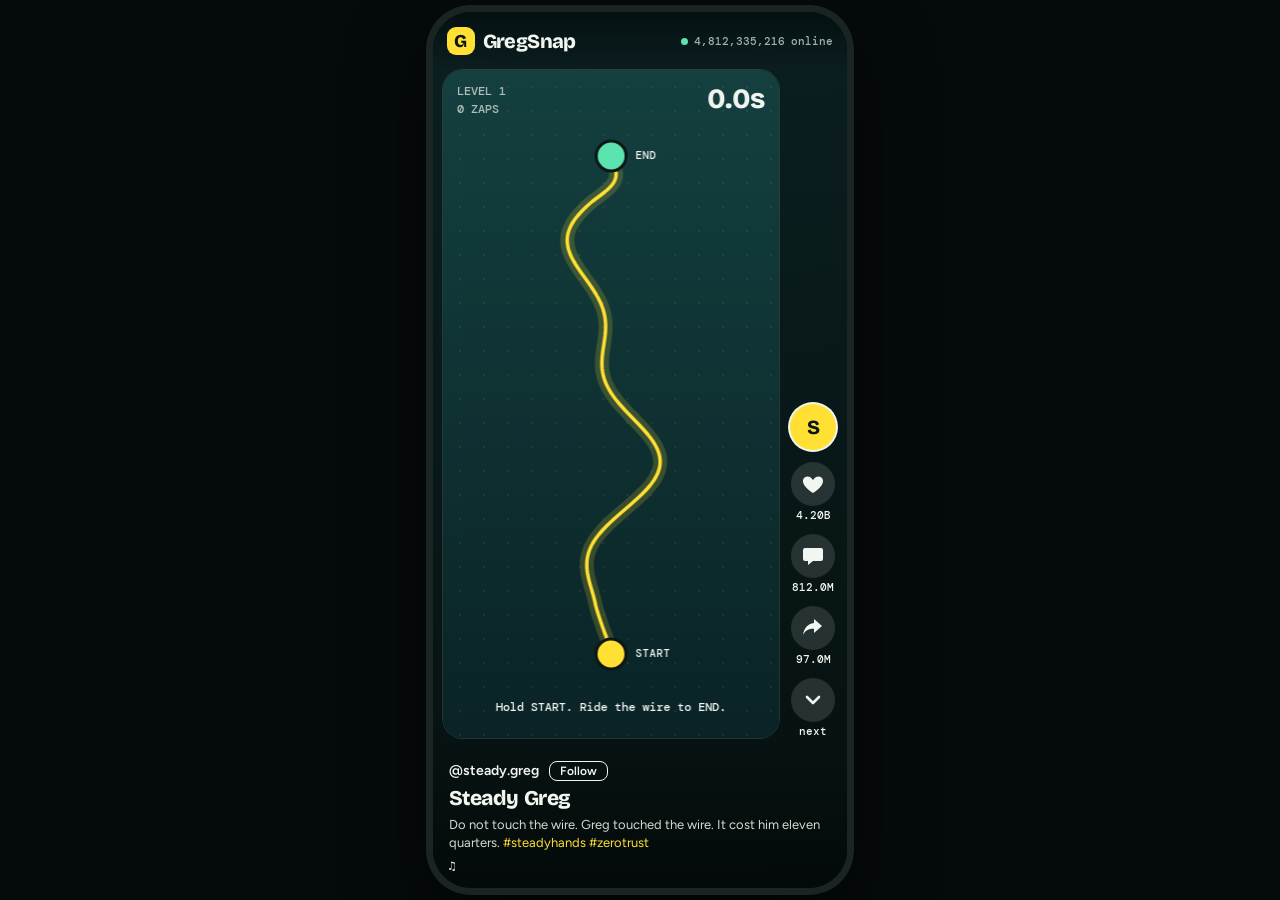
<file: index (1).html>
<!doctype html>
<html lang="en">
<head>
<meta charset="utf-8">
<meta name="viewport" content="width=device-width, initial-scale=1, viewport-fit=cover">
<title>GregSnap</title>
<link rel="preconnect" href="https://fonts.googleapis.com">
<link rel="preconnect" href="https://fonts.gstatic.com" crossorigin>
<link href="https://fonts.googleapis.com/css2?family=Bricolage+Grotesque:opsz,wght@12..96,600;12..96,800&family=DM+Mono:wght@400;500&family=Figtree:wght@400;600&display=swap" rel="stylesheet">
<style>
/* Layout: one phone-shaped vertical feed. Each slide is a playable game card with a rail on the right and a caption underneath. */
:root{
  --ink:#0c1615;
  --paper:#f2f6f1;
  --yellow:#ffe033;
  --coral:#ff5a4e;
  --mint:#5be3b0;
  --green:#12a06a;
  --stage:#050a0a;
  --bezel:#1a2423;
  --muted:#9fb3ad;
  --display:"Bricolage Grotesque","Arial Black",system-ui,sans-serif;
  --body:"Figtree",system-ui,sans-serif;
  --mono:"DM Mono",ui-monospace,Menlo,monospace;
  color-scheme:dark;
}
html,body{height:100%}
body{
  box-sizing:border-box;margin:0;background:var(--stage);color:var(--paper);
  font:400 14px/1.4 var(--body);
  display:flex;justify-content:center;align-items:center;overflow:hidden;
  padding-block:12px;
  padding-left:max(16px,env(safe-area-inset-left,0px));
  padding-right:max(16px,env(safe-area-inset-right,0px));
}
.phone{
  position:relative;flex:none;height:100%;max-height:880px;aspect-ratio:9/19;max-width:100%;min-width:0;
  border-radius:38px;overflow:hidden;background:#000;
  box-shadow:0 0 0 7px var(--bezel),0 30px 80px rgba(0,0,0,.6);
}
@media (max-width:520px){.phone{border-radius:22px}}

.top{
  position:absolute;top:0;left:0;right:0;height:58px;z-index:5;
  display:flex;align-items:center;justify-content:space-between;padding:0 14px;
  background:linear-gradient(rgba(0,0,0,.5),transparent);pointer-events:none;
}
.brand{display:flex;align-items:center;gap:8px}
.mark{width:28px;height:28px;border-radius:9px;background:var(--yellow);color:var(--ink);display:grid;place-items:center;font:800 18px var(--display)}
.word{font:800 20px var(--display);letter-spacing:-.03em}
.live{display:flex;align-items:center;gap:6px;font:500 11px var(--mono);color:var(--muted);font-variant-numeric:tabular-nums}
.live i{width:7px;height:7px;border-radius:50%;background:var(--mint);animation:blink 1.4s infinite}
@keyframes blink{50%{opacity:.25}}

.feed{
  position:absolute;inset:0;overflow-y:auto;scroll-snap-type:y mandatory;scrollbar-width:none;
  overscroll-behavior:contain;outline:none;
}
.feed::-webkit-scrollbar{display:none}
.slide{position:relative;height:100%;scroll-snap-align:start;scroll-snap-stop:always;overflow:hidden}

.play{
  position:absolute;top:58px;bottom:150px;left:10px;right:68px;border-radius:20px;overflow:hidden;
  box-shadow:0 0 0 1px rgba(242,246,241,.14);
}
.play canvas{display:block;width:100%;height:100%;touch-action:pan-y;-webkit-user-select:none;user-select:none}
.play canvas.hold{touch-action:none}

.rail{position:absolute;right:8px;bottom:150px;width:52px;display:flex;flex-direction:column;align-items:center;gap:12px}
.av{width:46px;height:46px;border-radius:50%;display:grid;place-items:center;font:800 20px var(--display);color:var(--ink);box-shadow:0 0 0 2px var(--paper)}
.rbtn{display:grid;justify-items:center;gap:2px;background:none;border:0;padding:0;color:var(--paper);font:500 11px var(--mono);cursor:pointer;font-variant-numeric:tabular-nums}
.rbtn .ic{width:44px;height:44px;border-radius:50%;background:rgba(242,246,241,.13);display:grid;place-items:center}
.rbtn svg{width:24px;height:24px}
.rbtn.on .ic{color:var(--coral)}
.rbtn:focus-visible,.follow:focus-visible,.sheet button:focus-visible{outline:2px solid var(--yellow);outline-offset:2px;border-radius:12px}
.rbtn.pulse .ic{animation:pop .3s}
@keyframes pop{50%{transform:scale(1.22)}}

.cap{
  position:absolute;left:0;right:0;bottom:0;height:150px;box-sizing:border-box;padding:10px 16px 14px;
  display:flex;flex-direction:column;justify-content:flex-end;gap:6px;
  background:linear-gradient(transparent,rgba(0,0,0,.4));
}
.who{display:flex;align-items:center;gap:10px;font:600 14px var(--body)}
.follow{border:1.5px solid var(--paper);background:none;color:var(--paper);border-radius:8px;padding:2px 10px;font:600 12px var(--body);cursor:pointer}
.follow.on{background:var(--paper);color:var(--ink)}
.ttl{font:800 21px/1.1 var(--display);letter-spacing:-.02em;text-wrap:balance}
.desc{margin:0;font-size:13px;color:rgba(242,246,241,.88);display:-webkit-box;-webkit-line-clamp:2;-webkit-box-orient:vertical;overflow:hidden}
.tag{color:var(--yellow)}
.music{display:flex;align-items:center;gap:8px;font:400 12px var(--mono);color:var(--paper)}
.mq{overflow:hidden;white-space:nowrap;flex:1;min-width:0}
.mq span{display:inline-block;padding-left:100%;animation:marq 10s linear infinite}
@keyframes marq{to{transform:translateX(-100%)}}

.scrim{position:absolute;inset:0;z-index:9;background:rgba(0,0,0,.45)}
.sheet{
  position:absolute;left:0;right:0;bottom:0;height:56%;z-index:10;background:#111c1b;border-radius:22px 22px 0 0;
  transform:translateY(105%);transition:transform .28s ease;display:flex;flex-direction:column;
}
.sheet.open{transform:none}
.sheet header{display:flex;justify-content:space-between;align-items:center;padding:14px 16px;font:800 16px var(--display);border-bottom:1px solid rgba(242,246,241,.1)}
.sheet header button{background:none;border:0;color:var(--paper);font:600 13px var(--body);cursor:pointer;padding:4px 8px}
.sheet ul{list-style:none;margin:0;padding:12px 16px;overflow:auto;display:grid;gap:14px;align-content:start}
.sheet .u{font:500 12px var(--mono);color:var(--muted)}
.sheet .t{font-size:14px}

@media (prefers-reduced-motion:reduce){
  .mq span,.live i{animation:none}
  .mq span{padding-left:0}
  .sheet{transition:none}
}
</style>

<style>[hidden]{display:none!important}</style>
</head>
<body>
<main class="phone" id="phone">
  <div class="top">
    <div class="brand"><span class="mark">G</span><span class="word">GregSnap</span></div>
    <div class="live"><i></i><span id="online">4,812,330,119</span> online</div>
  </div>
  <div class="feed" id="feed" tabindex="0" aria-label="GregSnap game feed"></div>
  <div class="scrim" id="scrim" hidden></div>
  <section class="sheet" id="sheet" aria-label="Comments">
    <header><span id="sheetTitle">Comments</span><button type="button" data-close>Close</button></header>
    <ul id="sheetList"></ul>
  </section>
</main>

<script>
(() => {
  const cs = getComputedStyle(document.documentElement);
  const C = {};
  ['ink','paper','yellow','coral','mint','green'].forEach(k => C[k] = cs.getPropertyValue('--' + k).trim());
  const DISPLAY = '"Bricolage Grotesque","Arial Black",system-ui,sans-serif';
  const MONO = '"DM Mono",ui-monospace,Menlo,monospace';
  const TAU = Math.PI * 2;
  const clamp = (v, a, b) => Math.max(a, Math.min(b, v));
  const rand = (a, b) => a + Math.random() * (b - a);
  const pick = a => a[Math.floor(Math.random() * a.length)];
  const fmt = n => n >= 1e12 ? (n / 1e12).toFixed(2) + 'T' : n >= 1e9 ? (n / 1e9).toFixed(2) + 'B' : n >= 1e6 ? (n / 1e6).toFixed(1) + 'M' : n >= 1e3 ? (n / 1e3).toFixed(1) + 'K' : String(Math.round(n));

  function txt(c, s, x, y, size, col, al, font, wt) {
    c.font = (wt || 800) + ' ' + size + 'px ' + (font || DISPLAY);
    c.fillStyle = col; c.textAlign = al || 'left'; c.textBaseline = 'middle';
    c.fillText(s, x, y);
  }
  function rr(c, x, y, w, h, r) {
    c.beginPath();
    if (c.roundRect) c.roundRect(x, y, w, h, r); else c.rect(x, y, w, h);
  }

  /* ---------- game loop plumbing ---------- */
  const games = [];
  let cur = 0;
  function mount(canvas, g) {
    g.canvas = canvas; g.ctx = canvas.getContext('2d'); g.w = 0; g.h = 0;
    const fit = () => {
      const r = canvas.parentElement.getBoundingClientRect();
      const d = Math.min(window.devicePixelRatio || 1, 2);
      g.w = Math.round(r.width); g.h = Math.round(r.height);
      if (!g.w || !g.h) return;
      canvas.width = g.w * d; canvas.height = g.h * d;
      g.ctx.setTransform(d, 0, 0, d, 0, 0);
      if (g.layout) g.layout();
      if (g.inited) g.draw();
    };
    new ResizeObserver(fit).observe(canvas.parentElement);
    fit();
    g.reset(); g.inited = true; g.draw();
    games.push(g);
  }
  let last = performance.now();
  function frame(t) {
    const dt = Math.min(0.05, (t - last) / 1000); last = t;
    const g = games[cur];
    if (g && g.w) { if (g.tick) g.tick(dt); g.draw(); }
    requestAnimationFrame(frame);
  }

  /* ---------- game 1: Steady Greg (buzz wire) ---------- */
  const wire = {
    level: 1, zaps: 0, wins: 0, state: 'idle', pts: [], ring: null, off: null, t0: 0, elapsed: 0,
    shake: 0, flash: 0, msg: '', msgT: 0, pid: null, wait: 0, start: null, end: null,
    tol() { return Math.max(7.5, 14 - (this.level - 1) * 0.9); },
    build() {
      const w = this.w, h = this.h, pad = 84, cx = w / 2;
      const A = Math.min(w * 0.36, 38 + this.level * 12);
      const f1 = 0.016 + this.level * 0.0014, f2 = f1 * 2.3, p1 = rand(0, TAU), p2 = rand(0, TAU);
      const sm = (x) => { x = clamp(x, 0, 1); return x * x * (3 - 2 * x); };
      this.pts = [];
      for (let y = h - pad; y >= pad; y -= 3) {
        const t = (h - pad - y) / (h - 2 * pad);
        const env = sm(t / 0.1) * sm((1 - t) / 0.1);
        this.pts.push({ x: cx + A * env * (0.65 * Math.sin(y * f1 + p1) + 0.35 * Math.sin(y * f2 + p2)), y });
      }
      this.start = this.pts[0]; this.end = this.pts[this.pts.length - 1];
    },
    layout() { this.build(); this.state = 'idle'; this.ring = null; },
    reset() { this.build(); this.state = 'idle'; this.ring = null; },
    enter() { this.state = 'idle'; this.ring = null; this.pid = null; },
    raw(e) { const r = this.canvas.getBoundingClientRect(); return { x: e.clientX - r.left, y: e.clientY - r.top }; },
    near(p) { let m = 1e9; for (const q of this.pts) { const d = Math.hypot(p.x - q.x, p.y - q.y); if (d < m) m = d; } return m; },
    say(m) { this.msg = m; this.msgT = m ? 2.2 : 0; },
    down(e) {
      if (this.state === 'won' || this.state === 'zapped' || !this.start) return;
      const p = this.raw(e);
      if (Math.hypot(p.x - this.start.x, p.y - this.start.y) < 72) {
        this.off = { x: this.start.x - p.x, y: this.start.y - p.y };
        this.state = 'holding'; this.ring = { x: this.start.x, y: this.start.y };
        this.t0 = performance.now(); this.pid = e.pointerId;
        try { this.canvas.setPointerCapture(e.pointerId); } catch (_) {}
        this.say('');
      } else this.say('Start on the yellow pad.');
    },
    move(e) {
      if (this.state !== 'holding' || e.pointerId !== this.pid) return;
      const p = this.raw(e);
      this.ring = { x: p.x + this.off.x, y: p.y + this.off.y };
      if (this.near(this.ring) > this.tol()) { this.zap(); return; }
      if (Math.hypot(this.ring.x - this.end.x, this.ring.y - this.end.y) < 24) this.win();
    },
    up(e) {
      if (this.state === 'holding' && e.pointerId === this.pid) {
        this.state = 'idle'; this.ring = null; this.say('Let go too early. Back to START.');
      }
    },
    zap() {
      this.state = 'zapped'; this.zaps++; this.shake = 1; this.flash = 1; this.wait = 1;
      this.say(pick(['BZZT.', 'Greg felt that.', 'Valuation down $2B.', 'The wire won.', 'Intern, you are up.']));
      try { this.canvas.releasePointerCapture(this.pid); } catch (_) {}
    },
    win() {
      this.state = 'won'; this.wins++; this.wait = 1.6;
      this.elapsed = (performance.now() - this.t0) / 1000;
      this.say('Cleared in ' + this.elapsed.toFixed(1) + 's. Wire gets harder.');
    },
    tick(dt) {
      if (this.state === 'holding') this.elapsed = (performance.now() - this.t0) / 1000;
      this.shake = Math.max(0, this.shake - dt * 3);
      this.flash = Math.max(0, this.flash - dt * 2.2);
      this.msgT = Math.max(0, this.msgT - dt);
      if (this.wait > 0) {
        this.wait -= dt;
        if (this.wait <= 0) {
          if (this.state === 'won') { this.level++; this.build(); }
          this.state = 'idle'; this.ring = null;
        }
      }
    },
    draw() {
      const c = this.ctx, w = this.w, h = this.h;
      const bg = c.createLinearGradient(0, 0, 0, h);
      bg.addColorStop(0, '#14403f'); bg.addColorStop(1, '#0a2326');
      c.fillStyle = bg; c.fillRect(0, 0, w, h);
      c.save();
      if (this.shake > 0) c.translate(rand(-1, 1) * this.shake * 9, rand(-1, 1) * this.shake * 9);
      c.fillStyle = 'rgba(242,246,241,.07)';
      for (let x = 16; x < w; x += 24) for (let y = 16; y < h; y += 24) c.fillRect(x, y, 2, 2);
      if (this.pts.length) {
        c.lineJoin = 'round'; c.lineCap = 'round';
        c.beginPath();
        this.pts.forEach((p, i) => i ? c.lineTo(p.x, p.y) : c.moveTo(p.x, p.y));
        c.strokeStyle = 'rgba(255,224,51,.18)'; c.lineWidth = 14; c.stroke();
        c.strokeStyle = C.yellow; c.lineWidth = 3.5; c.stroke();
        const pad = (p, label, col) => {
          c.fillStyle = col; c.beginPath(); c.arc(p.x, p.y, 15, 0, TAU); c.fill();
          c.strokeStyle = C.ink; c.lineWidth = 3; c.stroke();
          txt(c, label, p.x + 24, p.y, 11, C.paper, 'left', MONO, 500);
        };
        pad(this.start, 'START', C.yellow); pad(this.end, 'END', C.mint);
      }
      if (this.ring) {
        c.strokeStyle = this.state === 'zapped' ? C.coral : C.paper; c.lineWidth = 4;
        c.beginPath(); c.arc(this.ring.x, this.ring.y, this.tol() + 5, 0, TAU); c.stroke();
      }
      c.restore();
      if (this.flash > 0) { c.fillStyle = 'rgba(255,90,78,' + (this.flash * 0.45) + ')'; c.fillRect(0, 0, w, h); }
      txt(c, 'LEVEL ' + this.level, 14, 22, 12, 'rgba(242,246,241,.7)', 'left', MONO, 500);
      txt(c, this.zaps + ' ZAPS', 14, 40, 12, 'rgba(242,246,241,.7)', 'left', MONO, 500);
      txt(c, this.elapsed.toFixed(1) + 's', w - 14, 30, 28, C.paper, 'right');
      const m = this.msgT > 0 ? this.msg : (this.wins === 0 && this.state === 'idle' ? 'Hold START. Ride the wire to END.' : '');
      if (m) txt(c, m, w / 2, h - 30, 12, C.paper, 'center', MONO, 500);
    }
  };

  /* ---------- game 2: Gregbit (orbit lanes) ---------- */
  const orbit = {
    state: 'ready', t: 0, score: 0, best: 0, th: 0, lane: 0, rr: 0, obs: [], spawn: 0, shake: 0, flash: 0, dead: 0, trail: [],
    geom() { this.cx = this.w / 2; this.cy = this.h / 2; this.rI = Math.min(this.w * 0.2, this.h * 0.17); this.rO = Math.min(this.w * 0.38, this.h * 0.31); },
    layout() { this.geom(); },
    reset() { this.geom(); this.state = 'ready'; this.t = 0; this.score = 0; this.th = -Math.PI / 2; this.lane = 0; this.rr = 0; this.obs = []; this.spawn = 0.4; this.trail = []; },
    enter() { this.reset(); },
    omega() { return Math.min(3.6, 2.1 + this.t * 0.05); },
    tap() {
      if (this.state === 'ready') this.state = 'run';
      else if (this.state === 'run') this.lane ^= 1;
      else if (this.state === 'dead' && this.dead > 0.5) { this.reset(); this.state = 'run'; }
    },
    addObs() {
      const a = this.th + rand(1.9, 2.6), lane = Math.random() < 0.5 ? 0 : 1, len = rand(0.35, 0.6);
      for (const o of this.obs) if (o.lane !== lane && Math.abs(o.a - a) < (o.len + len) / 2 + 0.9) return;
      this.obs.push({ a, lane, len });
    },
    die() { this.state = 'dead'; this.dead = 0; this.shake = 1; this.flash = 1; this.best = Math.max(this.best, this.score); },
    tick(dt) {
      this.shake = Math.max(0, this.shake - dt * 3);
      this.flash = Math.max(0, this.flash - dt * 2.5);
      if (this.state === 'dead') { this.dead += dt; return; }
      if (this.state !== 'run') { this.th += 0.8 * dt; return; }
      this.t += dt;
      const om = this.omega();
      this.th += om * dt;
      this.rr += (this.lane - this.rr) * Math.min(1, dt * 13);
      this.spawn -= dt;
      if (this.spawn <= 0) { this.spawn = rand(0.5, 0.9) * 2.1 / om; this.addObs(); }
      const r = this.rI + (this.rO - this.rI) * this.rr;
      this.trail.push({ th: this.th, r }); if (this.trail.length > 16) this.trail.shift();
      for (let i = this.obs.length - 1; i >= 0; i--) {
        const o = this.obs[i];
        if (o.a + o.len / 2 < this.th - 0.35) { this.obs.splice(i, 1); this.score++; continue; }
        const lr = o.lane ? this.rO : this.rI;
        if (Math.abs(r - lr) < 16 && Math.abs(this.th - o.a) < o.len / 2 + 12 / r) { this.die(); break; }
      }
    },
    draw() {
      const c = this.ctx, w = this.w, h = this.h, cx = this.cx, cy = this.cy;
      const bg = c.createLinearGradient(0, 0, w, h);
      bg.addColorStop(0, C.coral); bg.addColorStop(1, '#c42f50');
      c.fillStyle = bg; c.fillRect(0, 0, w, h);
      c.save();
      if (this.shake > 0) c.translate(rand(-1, 1) * this.shake * 9, rand(-1, 1) * this.shake * 9);
      c.strokeStyle = 'rgba(12,22,21,.28)'; c.lineWidth = 2; c.setLineDash([3, 7]);
      [this.rI, this.rO].forEach(r => { c.beginPath(); c.arc(cx, cy, r, 0, TAU); c.stroke(); });
      c.setLineDash([]);
      c.lineCap = 'round'; c.lineWidth = 24; c.strokeStyle = C.paper;
      this.obs.forEach(o => { c.beginPath(); c.arc(cx, cy, o.lane ? this.rO : this.rI, o.a - o.len / 2, o.a + o.len / 2); c.stroke(); });
      this.trail.forEach((p, i) => {
        const k = i / this.trail.length;
        c.fillStyle = 'rgba(255,224,51,' + (k * 0.5) + ')';
        c.beginPath(); c.arc(cx + p.r * Math.cos(p.th), cy + p.r * Math.sin(p.th), 9 * k, 0, TAU); c.fill();
      });
      const r = this.rI + (this.rO - this.rI) * this.rr;
      c.fillStyle = C.yellow; c.strokeStyle = C.ink; c.lineWidth = 3;
      c.beginPath(); c.arc(cx + r * Math.cos(this.th), cy + r * Math.sin(this.th), 9, 0, TAU); c.fill(); c.stroke();
      txt(c, String(this.score), cx, cy, 64, C.ink, 'center');
      c.restore();
      if (this.flash > 0) { c.fillStyle = 'rgba(242,246,241,' + (this.flash * 0.5) + ')'; c.fillRect(0, 0, w, h); }
      txt(c, 'GREGBIT', 14, 22, 12, 'rgba(12,22,21,.7)', 'left', MONO, 500);
      txt(c, 'BEST ' + this.best, w - 14, 22, 12, 'rgba(12,22,21,.7)', 'right', MONO, 500);
      if (this.state === 'ready') {
        txt(c, 'TAP TO SWITCH LANES', cx, cy + this.rO + 52, 12, C.paper, 'center', MONO, 500);
        txt(c, 'Dodge the white blocks.', cx, cy - this.rO - 48, 15, C.paper, 'center');
      } else if (this.state === 'dead') {
        txt(c, 'Disrupted.', cx, cy - this.rO - 48, 22, C.paper, 'center');
        txt(c, this.score + ' passed. Tap to retry.', cx, cy + this.rO + 52, 12, C.paper, 'center', MONO, 500);
      }
    }
  };

  /* ---------- game 3: Raise Round (timing) ---------- */
  const ROUNDS = ['Pre-seed', 'Seed', 'Series A', 'Series B', 'Series C', 'Series D', 'Series E', 'Series Greg', 'Series Greg II', 'IPO', 'Hyper IPO', 'Buys Mars', 'Buys the economy'];
  const UNITS = [[1e21, 'sextillion'], [1e18, 'quintillion'], [1e15, 'quadrillion'], [1e12, 'trillion'], [1e9, 'billion'], [1e6, 'million'], [1e3, 'thousand']];
  const money = v => { for (const [u, n] of UNITS) if (v >= u) { const x = v / u; return ['$' + x.toFixed(x >= 100 ? 0 : 1), n]; } return ['$' + Math.round(v), 'dollars']; };
  const GOOD = ['Investors are thrilled.', 'Nobody read the deck.', 'Term sheet signed.', 'Valuation is a feeling.', 'Greg rings a bell.'];
  const BAD = ['Down round. Say "pivot".', 'Investors want to "circle back".', 'Greg was asked to step down. He declined.', 'The deck had a typo.'];
  const raise = {
    val: 250000, lvl: 0, streak: 0, m: 0.1, dir: 1, speed: 0.85, zc: 0.6, zw: 0.3, hist: [], floaters: [], flash: 0, flashGood: true, msg: '', msgT: 0,
    reset() { this.val = 250000; this.lvl = 0; this.streak = 0; this.m = 0.1; this.dir = 1; this.speed = 0.85; this.zw = 0.3; this.zc = rand(0.25, 0.75); this.hist = [Math.log10(this.val)]; this.floaters = []; this.flash = 0; this.msg = 'Tap when the needle is in the green.'; this.msgT = 99; },
    say(m) { this.msg = m; this.msgT = 2.4; },
    pop(t, good) { this.floaters.push({ t, good, age: 0 }); },
    tap() {
      const hit = Math.abs(this.m - this.zc) <= this.zw / 2;
      if (hit) {
        this.streak++;
        const mult = +(1.8 + Math.min(this.streak, 12) * 0.45).toFixed(1);
        this.val *= mult; this.lvl++;
        this.zw = Math.max(0.08, this.zw * 0.9); this.speed = Math.min(2.4, this.speed * 1.07);
        this.pop('x' + mult, true); this.say(pick(GOOD)); this.flashGood = true;
      } else {
        this.streak = 0; this.val = Math.max(1e5, this.val * 0.4); this.lvl = Math.max(0, this.lvl - 1);
        this.zw = Math.min(0.3, this.zw * 1.2);
        this.pop('DOWN ROUND', false); this.say(pick(BAD)); this.flashGood = false;
      }
      this.flash = 0.5;
      this.hist.push(Math.log10(this.val)); if (this.hist.length > 24) this.hist.shift();
      this.zc = rand(this.zw / 2 + 0.03, 1 - this.zw / 2 - 0.03);
    },
    tick(dt) {
      this.m += this.dir * this.speed * dt;
      if (this.m > 1) { this.m = 1; this.dir = -1; } else if (this.m < 0) { this.m = 0; this.dir = 1; }
      this.flash = Math.max(0, this.flash - dt * 2);
      this.msgT = Math.max(0, this.msgT - dt);
      this.floaters.forEach(f => f.age += dt);
      this.floaters = this.floaters.filter(f => f.age < 1.1);
    },
    draw() {
      const c = this.ctx, w = this.w, h = this.h;
      const bg = c.createLinearGradient(0, 0, 0, h);
      bg.addColorStop(0, '#f2f6f1'); bg.addColorStop(1, '#d3e8dc');
      c.fillStyle = bg; c.fillRect(0, 0, w, h);
      const name = ROUNDS[Math.min(this.lvl, ROUNDS.length - 1)].toUpperCase();
      c.font = '500 12px ' + MONO;
      const pw = c.measureText(name).width + 24;
      c.fillStyle = C.ink; rr(c, 14, 14, pw, 26, 13); c.fill();
      txt(c, name, 26, 27, 12, C.paper, 'left', MONO, 500);
      txt(c, this.streak ? 'STREAK x' + this.streak : 'NO STREAK', w - 14, 27, 12, 'rgba(12,22,21,.6)', 'right', MONO, 500);
      txt(c, 'VALUATION', w / 2, 66, 11, 'rgba(12,22,21,.55)', 'center', MONO, 500);
      const [num, unit] = money(this.val);
      let fs = 64; c.font = '800 ' + fs + 'px ' + DISPLAY;
      const mw = c.measureText(num).width; if (mw > w - 32) fs = Math.floor(fs * (w - 32) / mw);
      txt(c, num, w / 2, 106, fs, C.ink, 'center');
      txt(c, unit, w / 2, 106 + fs * 0.55 + 14, 22, C.green, 'center');
      const top = Math.min(200, h * 0.38), bot = h - 190;
      if (bot - top > 60) {
        const hs = this.hist, lo = Math.min(...hs) - 0.4, hi = Math.max(...hs) + 0.4;
        const X = i => 20 + (w - 40) * (hs.length < 2 ? 0.5 : i / (hs.length - 1));
        const Y = v => bot - (bot - top) * (v - lo) / (hi - lo);
        c.strokeStyle = 'rgba(12,22,21,.1)'; c.lineWidth = 1;
        for (let i = 0; i < 4; i++) { const y = top + (bot - top) * i / 3; c.beginPath(); c.moveTo(20, y); c.lineTo(w - 20, y); c.stroke(); }
        if (hs.length > 1) {
          c.beginPath(); hs.forEach((v, i) => i ? c.lineTo(X(i), Y(v)) : c.moveTo(X(i), Y(v)));
          c.lineTo(X(hs.length - 1), bot); c.lineTo(X(0), bot); c.closePath();
          c.fillStyle = 'rgba(18,160,106,.14)'; c.fill();
          c.beginPath(); hs.forEach((v, i) => i ? c.lineTo(X(i), Y(v)) : c.moveTo(X(i), Y(v)));
          c.strokeStyle = C.green; c.lineWidth = 4; c.lineJoin = 'round'; c.stroke();
        }
        const li = hs.length - 1;
        c.fillStyle = C.green; c.beginPath(); c.arc(X(li), Y(hs[li]), 6, 0, TAU); c.fill();
      }
      const mx = 24, mwid = w - 48, my = h - 110, mh = 34;
      c.fillStyle = 'rgba(12,22,21,.14)'; rr(c, mx, my, mwid, mh, 17); c.fill();
      c.fillStyle = C.green; rr(c, mx + (this.zc - this.zw / 2) * mwid, my, this.zw * mwid, mh, 12); c.fill();
      c.fillStyle = C.ink; rr(c, mx + this.m * mwid - 3, my - 10, 6, mh + 20, 3); c.fill();
      txt(c, 'TAP ANYWHERE TO LOCK THE TERM SHEET', w / 2, h - 44, 11, 'rgba(12,22,21,.6)', 'center', MONO, 500);
      if (this.msgT > 0) txt(c, this.msg, w / 2, my - 24, 14, C.ink, 'center');
      this.floaters.forEach(f => {
        c.globalAlpha = 1 - f.age / 1.1;
        txt(c, f.t, w / 2, my - 60 - f.age * 70, 26, f.good ? C.green : C.coral, 'center');
        c.globalAlpha = 1;
      });
      if (this.flash > 0) { c.fillStyle = (this.flashGood ? 'rgba(18,160,106,' : 'rgba(255,90,78,') + (this.flash * 0.25) + ')'; c.fillRect(0, 0, w, h); }
    }
  };

  /* ---------- shared helpers for the extra games ---------- */
  function wrap(c, s, maxW) {
    const words = s.split(' '), lines = []; let line = '';
    words.forEach(w => { const t = line ? line + ' ' + w : w; if (c.measureText(t).width > maxW && line) { lines.push(line); line = w; } else line = t; });
    lines.push(line); return lines;
  }
  function veil(c, w, h, l1, l2) {
    c.fillStyle = 'rgba(12,22,21,.62)'; c.fillRect(0, 0, w, h);
    txt(c, l1, w / 2, h / 2 - 14, 26, C.paper, 'center');
    txt(c, l2, w / 2, h / 2 + 18, 12, C.paper, 'center', MONO, 500);
  }

  /* ---------- game 4: Swipe Ideas (approve or pass) ---------- */
  const IDEAS = [
    ['Uber for Uber', 1], ['Blockchain, but for sandwiches', 1], ['An AI that replaces the AI', 1], ['Air by subscription. $9 a breath', 1],
    ['LinkedIn for dogs', 1], ['Tinder for houseplants', 1], ['Smart socks. They have Wi-Fi', 1], ['Cloud storage for your feelings', 1],
    ['Crypto, but it is a mattress', 1], ['Netflix for staring out windows', 1], ['Metaverse for one person', 1], ['Disrupting Tuesday', 1],
    ['A bakery that sells bread', 0], ['Fixes pipes. Fair price.', 0], ['Software with no AI in it', 0], ['Profitable since day one', 0],
    ['A pen that writes', 0], ['Customer support that answers', 0], ['A product people need', 0], ['A quietly good dentist', 0],
    ['A hardware store that is open', 0], ['A spreadsheet. Just a spreadsheet.', 0], ['Locally owned laundromat', 0], ['A bridge, for crossing', 0]
  ];
  const swipe = {
    state: 'ready', score: 0, best: 0, patience: 1, card: null, dx: 0, dragging: false, sx: 0, moved: 0, fly: null, flash: 0, flashGood: true, shake: 0, dead: 0, pid: null,
    reset() { this.state = 'ready'; this.score = 0; this.patience = 1; this.dx = 0; this.dragging = false; this.fly = null; this.card = pick(IDEAS); },
    enter() { this.reset(); },
    raw(e) { const r = this.canvas.getBoundingClientRect(); return { x: e.clientX - r.left, y: e.clientY - r.top }; },
    kick() {
      if (this.state === 'ready') { this.state = 'run'; return true; }
      if (this.state === 'dead') { if (this.dead > 0.6) { this.reset(); this.state = 'run'; } return true; }
      return false;
    },
    down(e) {
      if (this.kick() || this.fly) return;
      this.dragging = true; this.sx = this.raw(e).x; this.moved = 0; this.dx = 0; this.pid = e.pointerId;
      try { this.canvas.setPointerCapture(e.pointerId); } catch (_) {}
    },
    move(e) {
      if (!this.dragging || e.pointerId !== this.pid) return;
      this.dx = this.raw(e).x - this.sx; this.moved = Math.max(this.moved, Math.abs(this.dx));
    },
    up(e) {
      if (!this.dragging || e.pointerId !== this.pid) return;
      this.dragging = false;
      if (Math.abs(this.dx) > this.w * 0.18) this.decide(this.dx > 0 ? 1 : -1);
      else if (this.moved < 10) this.decide(this.raw(e).x > this.w / 2 ? 1 : -1);
      else this.dx = 0;
    },
    swipe(d) { if (this.kick()) return; this.decide(d); },
    decide(d) {
      if (this.state !== 'run' || this.fly) return;
      const ok = (d === 1) === !!this.card[1];
      this.fly = { d, t: 0, card: this.card, dx: this.dx }; this.dx = 0;
      if (ok) { this.score++; this.patience = Math.min(1, this.patience + 0.12); this.flashGood = true; this.flash = 0.35; }
      else { this.patience -= 0.3; this.flashGood = false; this.flash = 0.45; this.shake = 0.8; }
      this.card = pick(IDEAS);
      if (this.patience <= 0) { this.state = 'dead'; this.dead = 0; this.best = Math.max(this.best, this.score); }
    },
    tick(dt) {
      this.shake = Math.max(0, this.shake - dt * 3); this.flash = Math.max(0, this.flash - dt * 2.4);
      if (this.fly) { this.fly.t += dt; if (this.fly.t > 0.25) this.fly = null; }
      if (this.state === 'dead') this.dead += dt;
      if (this.state === 'run') {
        this.patience -= dt * (0.07 + Math.min(0.12, this.score * 0.004));
        if (this.patience <= 0) { this.patience = 0; this.state = 'dead'; this.dead = 0; this.best = Math.max(this.best, this.score); }
      }
    },
    draw() {
      const c = this.ctx, w = this.w, h = this.h, cx = w / 2, cy = h * 0.5, cw = w * 0.78, ch = h * 0.32;
      const bg = c.createLinearGradient(0, 0, 0, h); bg.addColorStop(0, '#1b3a5c'); bg.addColorStop(1, '#0e2237');
      c.fillStyle = bg; c.fillRect(0, 0, w, h);
      c.save();
      if (this.shake > 0) c.translate(rand(-1, 1) * this.shake * 8, 0);
      txt(c, 'INVESTOR PATIENCE', 14, 20, 10, 'rgba(242,246,241,.65)', 'left', MONO, 500);
      txt(c, 'FUNDED ' + this.score, w - 14, 20, 11, C.paper, 'right', MONO, 500);
      c.fillStyle = 'rgba(242,246,241,.14)'; rr(c, 14, 32, w - 28, 10, 5); c.fill();
      c.fillStyle = this.patience > 0.5 ? C.mint : this.patience > 0.25 ? C.yellow : C.coral;
      rr(c, 14, 32, Math.max(0, (w - 28) * this.patience), 10, 5); c.fill();
      txt(c, 'Fund what sounds like the future.', cx, 72, 13, C.paper, 'center', DISPLAY, 600);
      txt(c, 'Pass on anything that works.', cx, 92, 13, 'rgba(242,246,241,.7)', 'center', DISPLAY, 600);
      c.globalAlpha = 0.35; c.fillStyle = C.paper; rr(c, cx - cw * 0.46, cy - ch / 2 + 16, cw * 0.92, ch, 18); c.fill(); c.globalAlpha = 1;
      const drawCard = (card, x, y, rot, alpha) => {
        c.save(); c.translate(x, y); c.rotate(rot); c.globalAlpha = alpha;
        c.fillStyle = C.paper; rr(c, -cw / 2, -ch / 2, cw, ch, 18); c.fill();
        txt(c, 'PITCH', -cw / 2 + 16, -ch / 2 + 20, 10, 'rgba(12,22,21,.5)', 'left', MONO, 500);
        c.font = '800 24px ' + DISPLAY;
        const lines = wrap(c, card[0], cw - 36);
        lines.forEach((l, i) => txt(c, l, 0, (i - (lines.length - 1) / 2) * 28 + 4, 24, C.ink, 'center'));
        c.restore(); c.globalAlpha = 1;
      };
      if (this.card) drawCard(this.card, cx + this.dx, cy + Math.abs(this.dx) * 0.08, this.dx / w * 0.5, 1);
      if (this.dx > 24) { c.globalAlpha = Math.min(1, (this.dx - 24) / 60); txt(c, 'FUND IT', cx - cw * 0.2, cy - ch * 0.62, 30, C.green, 'center'); c.globalAlpha = 1; }
      if (this.dx < -24) { c.globalAlpha = Math.min(1, (-this.dx - 24) / 60); txt(c, 'PASS', cx + cw * 0.2, cy - ch * 0.62, 30, C.coral, 'center'); c.globalAlpha = 1; }
      if (this.fly) {
        const p = Math.min(1, this.fly.t / 0.25), e = 1 - (1 - p) * (1 - p);
        drawCard(this.fly.card, cx + this.fly.dx + this.fly.d * w * 0.9 * e, cy + 80 * e, this.fly.d * 0.5 * e + this.fly.dx / w * 0.5, 1 - p);
      }
      c.restore();
      txt(c, '< PASS', 14, h - 24, 12, C.coral, 'left', MONO, 500);
      txt(c, 'FUND >', w - 14, h - 24, 12, C.mint, 'right', MONO, 500);
      txt(c, 'swipe or tap a side', cx, h - 24, 10, 'rgba(242,246,241,.55)', 'center', MONO, 400);
      if (this.flash > 0) { c.fillStyle = (this.flashGood ? 'rgba(91,227,176,' : 'rgba(255,90,78,') + (this.flash * 0.22) + ')'; c.fillRect(0, 0, w, h); }
      if (this.state === 'ready') veil(c, w, h, 'SWIPE IDEAS', 'Tap to start.');
      if (this.state === 'dead') veil(c, w, h, 'Investors left.', this.score + ' funded. Tap to retry.');
    }
  };

  /* ---------- game 5: Server Fire ---------- */
  const servers = {
    state: 'ready', t: 0, score: 0, best: 0, lives: 3, racks: [], spawn: 0, shake: 0, flash: 0, dead: 0, cols: 3, rows: 5,
    geom() {
      const m = 14, top = 54, gap = 8;
      this.m = m; this.top = top; this.gap = gap;
      this.cw = (this.w - 2 * m - gap * (this.cols - 1)) / this.cols;
      this.ch = (this.h - top - m - gap * (this.rows - 1)) / this.rows;
    },
    layout() { this.geom(); },
    reset() {
      this.geom(); this.racks = [];
      for (let i = 0; i < this.cols * this.rows; i++) this.racks.push({ heat: 0, rate: 0, crash: 0 });
      this.state = 'ready'; this.t = 0; this.score = 0; this.lives = 3; this.spawn = 0.6; this.flash = 0; this.shake = 0;
    },
    enter() { this.reset(); },
    rect(i) { return { x: this.m + (i % this.cols) * (this.cw + this.gap), y: this.top + Math.floor(i / this.cols) * (this.ch + this.gap) }; },
    hit(x, y) {
      if (this.state === 'ready') { this.state = 'run'; return; }
      if (this.state === 'dead') { if (this.dead > 0.6) { this.reset(); this.state = 'run'; } return; }
      for (let i = 0; i < this.racks.length; i++) {
        const r = this.rect(i);
        if (x >= r.x && x <= r.x + this.cw && y >= r.y && y <= r.y + this.ch) {
          const k = this.racks[i];
          if (k.crash <= 0 && k.rate > 0) { k.heat = 0; k.rate = 0; this.score++; }
          return;
        }
      }
    },
    tick(dt) {
      this.shake = Math.max(0, this.shake - dt * 3); this.flash = Math.max(0, this.flash - dt * 2.5);
      if (this.state === 'dead') { this.dead += dt; return; }
      if (this.state !== 'run') return;
      this.t += dt; this.spawn -= dt;
      if (this.spawn <= 0) {
        this.spawn = Math.max(0.45, 1.2 - this.t * 0.016);
        const cool = this.racks.filter(k => k.rate === 0 && k.crash <= 0);
        if (cool.length) pick(cool).rate = rand(0.26, 0.38) * (1 + Math.min(0.8, this.t * 0.01));
      }
      this.racks.forEach(k => {
        if (k.crash > 0) { k.crash -= dt; if (k.crash <= 0) { k.heat = 0; k.rate = 0; } }
        else if (k.rate > 0) {
          k.heat += k.rate * dt;
          if (k.heat >= 1) {
            k.heat = 1; k.rate = 0; k.crash = 3; this.lives--; this.shake = 1; this.flash = 1;
            if (this.lives <= 0) { this.state = 'dead'; this.dead = 0; this.best = Math.max(this.best, this.score); }
          }
        }
      });
    },
    draw() {
      const c = this.ctx, w = this.w, h = this.h, now = performance.now();
      const bg = c.createLinearGradient(0, 0, 0, h); bg.addColorStop(0, '#251913'); bg.addColorStop(1, '#120b09');
      c.fillStyle = bg; c.fillRect(0, 0, w, h);
      c.save();
      if (this.shake > 0) c.translate(rand(-1, 1) * this.shake * 9, rand(-1, 1) * this.shake * 9);
      txt(c, 'COOLED ' + this.score, 14, 24, 12, 'rgba(242,246,241,.75)', 'left', MONO, 500);
      for (let i = 0; i < 3; i++) { c.fillStyle = i < this.lives ? C.mint : 'rgba(242,246,241,.2)'; c.beginPath(); c.arc(w - 20 - i * 18, 24, 6, 0, TAU); c.fill(); }
      this.racks.forEach((k, i) => {
        const r = this.rect(i), x = r.x, y = r.y, cw = this.cw, ch = this.ch;
        c.save(); rr(c, x, y, cw, ch, 12); c.clip();
        c.fillStyle = k.crash > 0 ? '#3a1411' : '#1d2b2a'; c.fillRect(x, y, cw, ch);
        if (k.crash <= 0 && k.heat > 0) {
          c.globalAlpha = 0.55; c.fillStyle = k.heat < 0.5 ? C.mint : k.heat < 0.8 ? C.yellow : C.coral;
          c.fillRect(x, y + ch * (1 - k.heat), cw, ch * k.heat); c.globalAlpha = 1;
        }
        c.restore();
        c.lineWidth = 2; c.strokeStyle = (k.crash > 0 || k.heat > 0.65) ? C.coral : 'rgba(242,246,241,.18)';
        rr(c, x, y, cw, ch, 12); c.stroke();
        [0, 1, 2].forEach(j => {
          c.fillStyle = k.crash > 0 ? 'rgba(255,90,78,.3)' : (k.rate > 0 && Math.floor(now / 160 + j + i) % 2 ? C.coral : C.mint);
          c.beginPath(); c.arc(x + 14 + j * 12, y + 14, 3.5, 0, TAU); c.fill();
        });
        txt(c, 'SRV-' + String(i + 1).padStart(2, '0'), x + cw / 2, y + ch - 14, 10, 'rgba(242,246,241,.7)', 'center', MONO, 500);
        if (k.crash > 0) {
          txt(c, 'X', x + cw / 2, y + ch / 2 - 4, 34, C.coral, 'center');
          txt(c, 'REBOOT ' + Math.ceil(k.crash), x + cw / 2, y + ch / 2 + 22, 10, C.coral, 'center', MONO, 500);
        } else if (k.heat > 0.6) {
          const fh = 14 + k.heat * 22 + Math.sin(now / 60 + i) * 3, bx = x + cw / 2, by = y + ch * 0.55;
          c.fillStyle = C.coral; c.beginPath(); c.moveTo(bx - 12, by); c.quadraticCurveTo(bx - 6, by - fh * 0.6, bx, by - fh); c.quadraticCurveTo(bx + 8, by - fh * 0.5, bx + 12, by); c.closePath(); c.fill();
          c.fillStyle = C.yellow; c.beginPath(); c.moveTo(bx - 6, by); c.quadraticCurveTo(bx - 3, by - fh * 0.35, bx, by - fh * 0.55); c.quadraticCurveTo(bx + 4, by - fh * 0.25, bx + 6, by); c.closePath(); c.fill();
        }
      });
      c.restore();
      if (this.flash > 0) { c.fillStyle = 'rgba(255,90,78,' + (this.flash * 0.35) + ')'; c.fillRect(0, 0, w, h); }
      if (this.state === 'ready') veil(c, w, h, 'SERVER FIRE', 'Tap the hot servers. Tap to start.');
      if (this.state === 'dead') veil(c, w, h, 'Outage.', this.score + ' cooled. Tap to retry.');
    }
  };

  /* ---------- game 6: Stack the Interns ---------- */
  const stack = {
    state: 'ready', blocks: [], cur: null, dir: 1, speed: 0, score: 0, best: 0, cuts: [], perfect: 0, shake: 0, dead: 0, cam: 0, BH: 26,
    geom() { this.baseW = Math.min(this.w * 0.55, 190); this.baseY = this.h - 30; },
    layout() { this.geom(); },
    reset() {
      this.geom(); this.state = 'ready'; this.score = 0; this.perfect = 0; this.cuts = []; this.cam = 0;
      this.blocks = [{ x: (this.w - this.baseW) / 2, w: this.baseW }]; this.spawnCur();
    },
    spawnCur() {
      const top = this.blocks[this.blocks.length - 1];
      this.cur = { x: -top.w * 0.4, w: top.w }; this.dir = 1; this.speed = Math.min(520, 190 + this.score * 9);
    },
    enter() { this.reset(); },
    worldY(i) { return this.baseY - (i + 1) * this.BH; },
    tap() {
      if (this.state === 'ready') { this.state = 'run'; return; }
      if (this.state === 'dead') { if (this.dead > 0.6) { this.reset(); this.state = 'run'; } return; }
      const top = this.blocks[this.blocks.length - 1], idx = this.blocks.length;
      const l = Math.max(this.cur.x, top.x), r = Math.min(this.cur.x + this.cur.w, top.x + top.w), ov = r - l;
      if (ov <= 0) {
        this.cuts.push({ x: this.cur.x, w: this.cur.w, y: this.worldY(idx), vy: 0, idx });
        this.state = 'dead'; this.dead = 0; this.shake = 0.6; this.best = Math.max(this.best, this.score); return;
      }
      let nx = l, nw = ov;
      if (Math.abs(this.cur.x - top.x) < 4) {
        nx = top.x; nw = top.w; this.perfect++;
        if (this.perfect >= 2) { const g = Math.min(8, this.baseW - nw); nw += g; nx -= g / 2; }
      } else {
        this.perfect = 0;
        const cutX = this.cur.x < top.x ? this.cur.x : r;
        this.cuts.push({ x: cutX, w: this.cur.w - ov, y: this.worldY(idx), vy: 0, idx });
      }
      this.blocks.push({ x: nx, w: nw }); this.score++; this.spawnCur();
    },
    tick(dt) {
      this.shake = Math.max(0, this.shake - dt * 3);
      if (this.state === 'dead') this.dead += dt;
      if (this.state === 'run') {
        this.cur.x += this.dir * this.speed * dt;
        if (this.cur.x + this.cur.w > this.w + this.cur.w * 0.4 - 0) { this.cur.x = this.w + this.cur.w * 0.4 - this.cur.w; this.dir = -1; }
        if (this.cur.x < -this.cur.w * 0.4) { this.cur.x = -this.cur.w * 0.4; this.dir = 1; }
      }
      this.cuts.forEach(k => { k.vy += 1400 * dt; k.y += k.vy * dt; });
      this.cuts = this.cuts.filter(k => k.y < this.baseY + 400);
      const target = Math.max(0, (this.blocks.length + 1) * this.BH - this.h * 0.5);
      this.cam += (target - this.cam) * Math.min(1, dt * 6);
    },
    draw() {
      const c = this.ctx, w = this.w, h = this.h, BH = this.BH, cam = this.cam;
      const bg = c.createLinearGradient(0, 0, 0, h); bg.addColorStop(0, '#ffe033'); bg.addColorStop(1, '#ffb703');
      c.fillStyle = bg; c.fillRect(0, 0, w, h);
      c.save();
      if (this.shake > 0) c.translate(rand(-1, 1) * this.shake * 8, rand(-1, 1) * this.shake * 8);
      c.fillStyle = 'rgba(12,22,21,.08)'; for (let y = (cam % 40); y < h; y += 40) c.fillRect(0, y, w, 1);
      const COLS = [C.ink, C.coral, C.green, '#2b6fd6'];
      const drawBlock = (b, i, y) => {
        c.fillStyle = COLS[i % 4]; rr(c, b.x, y, b.w, BH - 2, 7); c.fill();
        if (b.w > 70) txt(c, i === 0 ? 'CEO' : 'INTERN #' + i, b.x + b.w / 2, y + BH / 2 - 1, 10, C.paper, 'center', MONO, 500);
      };
      this.blocks.forEach((b, i) => drawBlock(b, i, this.worldY(i) + cam));
      if (this.state !== 'dead' && this.cur) drawBlock(this.cur, this.blocks.length, this.worldY(this.blocks.length) + cam);
      this.cuts.forEach(k => {
        c.globalAlpha = Math.max(0, 1 - k.vy / 900);
        c.fillStyle = COLS[k.idx % 4]; rr(c, k.x, k.y + cam, k.w, BH - 2, 7); c.fill(); c.globalAlpha = 1;
      });
      c.restore();
      txt(c, 'STACKED', w / 2, 18, 11, 'rgba(12,22,21,.6)', 'center', MONO, 500);
      txt(c, String(this.score), w / 2, 52, 52, C.ink, 'center');
      txt(c, 'BEST ' + this.best, w - 14, 18, 11, 'rgba(12,22,21,.6)', 'right', MONO, 500);
      if (this.state === 'ready') veil(c, w, h, 'STACK THE INTERNS', 'Tap to drop each one.');
      if (this.state === 'dead') veil(c, w, h, 'HR was notified.', this.score + ' stacked. Tap to retry.');
    }
  };

  /* ---------- game 7: Dark Pattern (find the real X) ---------- */
  const ADS = [['GREG GOLD', 'only $49 / month'], ['YOU WON!', '(a subscription)'], ['Greg is lonely', 'upgrade him'], ['FREE iPhone*', '*is a rumor'], ['Greg Premium+', 'now with Greg'], ['Ads are loading', 'your ads']];
  const popup = {
    state: 'ready', pops: [], time: 20, score: 0, best: 0, shake: 0, flash: 0, flashGood: true, dead: 0, msg: '', msgT: 0,
    mk() {
      const pw = this.w * 0.78, ph = Math.min(230, this.h * 0.4);
      const x = rand(8, this.w - pw - 8), y = rand(56, this.h - ph - 40), ad = pick(ADS), q = 16;
      const corners = [[x + q, y + q + 14], [x + pw - q, y + q + 14], [x + q, y + ph - q], [x + pw - q, y + ph - q]].sort(() => Math.random() - 0.5);
      return {
        x, y, w: pw, h: ph, a: ad[0], b: ad[1], real: { x: corners[0][0], y: corners[0][1] },
        decoys: [corners[1], corners[2]].map(d => ({ x: d[0], y: d[1] })),
        cta: { x: x + pw * 0.15, y: y + ph * 0.56, w: pw * 0.7, h: 34 }, col: pick(['#ff5a4e', '#5be3b0', '#6bb7ff', '#ffe033'])
      };
    },
    reset() { this.pops = [this.mk(), this.mk(), this.mk()]; this.state = 'ready'; this.time = 20; this.score = 0; this.flash = 0; this.msg = ''; this.msgT = 0; },
    enter() { this.reset(); },
    say(m) { this.msg = m; this.msgT = 1.4; },
    punish(t, m) {
      this.pops.push(this.mk()); if (this.pops.length > 8) this.pops.shift();
      this.time -= t; this.shake = 0.5; this.flash = 0.4; this.flashGood = false; this.say(m);
    },
    hit(x, y) {
      if (this.state === 'ready') { this.state = 'run'; return; }
      if (this.state === 'dead') { if (this.dead > 0.6) { this.reset(); this.state = 'run'; } return; }
      const p = this.pops[this.pops.length - 1]; if (!p) return;
      if (Math.hypot(x - p.real.x, y - p.real.y) < 18) {
        this.pops.pop(); this.score++; this.time = Math.min(25, this.time + 0.9); this.flash = 0.3; this.flashGood = true; this.say('Closed.');
        if (this.pops.length < 2) this.pops.push(this.mk());
      } else if (p.decoys.some(d => Math.hypot(x - d.x, y - d.y) < 18)) this.punish(1.2, pick(['You clicked an ad.', 'Another one!', 'Greg thanks you.']));
      else if (x >= p.cta.x && x <= p.cta.x + p.cta.w && y >= p.cta.y && y <= p.cta.y + p.cta.h) this.punish(1.8, 'Subscribed.');
    },
    tick(dt) {
      this.shake = Math.max(0, this.shake - dt * 3); this.flash = Math.max(0, this.flash - dt * 2.5); this.msgT = Math.max(0, this.msgT - dt);
      if (this.state === 'dead') this.dead += dt;
      if (this.state === 'run') {
        this.time -= dt;
        if (this.time <= 0) { this.time = 0; this.state = 'dead'; this.dead = 0; this.best = Math.max(this.best, this.score); }
      }
    },
    draw() {
      const c = this.ctx, w = this.w, h = this.h;
      c.fillStyle = '#d5d9db'; c.fillRect(0, 0, w, h);
      c.fillStyle = 'rgba(12,22,21,.08)';
      for (let y = 70; y < h; y += 26) c.fillRect(14, y, w * (0.5 + 0.4 * ((y * 7) % 5) / 5), 8);
      txt(c, 'greg-news.biz/article/1', 14, 20, 11, 'rgba(12,22,21,.6)', 'left', MONO, 500);
      txt(c, 'CLOSED ' + this.score, w - 14, 20, 11, 'rgba(12,22,21,.6)', 'right', MONO, 500);
      c.fillStyle = 'rgba(12,22,21,.15)'; rr(c, 14, 32, w - 28, 8, 4); c.fill();
      const f = clamp(this.time / 25, 0, 1);
      c.fillStyle = f > 0.4 ? C.green : C.coral; rr(c, 14, 32, (w - 28) * f, 8, 4); c.fill();
      c.save();
      if (this.shake > 0) c.translate(rand(-1, 1) * this.shake * 8, rand(-1, 1) * this.shake * 8);
      this.pops.forEach((p, pi) => {
        const top = pi === this.pops.length - 1;
        c.fillStyle = 'rgba(12,22,21,.25)'; rr(c, p.x + 4, p.y + 6, p.w, p.h, 12); c.fill();
        c.fillStyle = '#ffffff'; rr(c, p.x, p.y, p.w, p.h, 12); c.fill();
        c.fillStyle = p.col; rr(c, p.x, p.y, p.w, 28, [12, 12, 0, 0]); c.fill();
        txt(c, 'ADVERTISEMENT', p.x + p.w / 2, p.y + 14, 9, C.ink, 'center', MONO, 500);
        txt(c, p.a, p.x + p.w / 2, p.y + p.h * 0.3, 22, C.ink, 'center');
        txt(c, p.b, p.x + p.w / 2, p.y + p.h * 0.3 + 26, 12, 'rgba(12,22,21,.65)', 'center', MONO, 500);
        c.fillStyle = p.col; rr(c, p.cta.x, p.cta.y, p.cta.w, p.cta.h, 17); c.fill();
        txt(c, 'CLAIM NOW', p.cta.x + p.cta.w / 2, p.cta.y + p.cta.h / 2, 14, C.ink, 'center');
        if (top) {
          p.decoys.forEach(d => { c.fillStyle = C.ink; c.beginPath(); c.arc(d.x, d.y, 13, 0, TAU); c.fill(); txt(c, '×', d.x, d.y - 1, 20, C.paper, 'center'); });
          txt(c, '×', p.real.x, p.real.y - 1, 14, 'rgba(12,22,21,.4)', 'center');
        }
      });
      c.restore();
      if (this.msgT > 0) txt(c, this.msg, w / 2, h - 22, 14, C.ink, 'center');
      if (this.flash > 0) { c.fillStyle = (this.flashGood ? 'rgba(18,160,106,' : 'rgba(255,90,78,') + (this.flash * 0.25) + ')'; c.fillRect(0, 0, w, h); }
      if (this.state === 'ready') veil(c, w, h, 'FIND THE REAL X', 'The big ones lie. Tap to start.');
      if (this.state === 'dead') veil(c, w, h, 'Session expired.', this.score + ' closed. Tap to retry.');
    }
  };

  /* ---------- game 8: Hoodie Dash (one-tap runner) ---------- */
  const dash = {
    state: 'ready', y: 0, vy: 0, obs: [], speed: 260, dist: 0, best: 0, t: 0, shake: 0, dead: 0, runT: 0, offs: 0,
    geom() { this.groundY = this.h - 90; this.px = 64; },
    layout() { this.geom(); },
    reset() { this.geom(); this.state = 'ready'; this.y = 0; this.vy = 0; this.obs = []; this.speed = 260; this.dist = 0; this.t = 0; this.offs = 0; },
    enter() { this.reset(); },
    tap() {
      if (this.state === 'ready') { this.state = 'run'; this.vy = 680; return; }
      if (this.state === 'dead') { if (this.dead > 0.6) { this.reset(); this.state = 'run'; } return; }
      if (this.y <= 0.5) this.vy = 680;
    },
    spawnObs() {
      const kind = pick(['tag', 'bag', 'sign']);
      const d = kind === 'tag' ? { w: 36, h: 28 } : kind === 'bag' ? { w: 38, h: 46 } : { w: 36, h: 60 };
      this.obs.push({ kind, x: this.w + 30, w: d.w, h: d.h, gap: this.speed * 0.85 + rand(40, 170) });
    },
    tick(dt) {
      this.shake = Math.max(0, this.shake - dt * 3);
      if (this.state === 'dead') { this.dead += dt; return; }
      if (this.state !== 'run') return;
      this.t += dt; this.runT += dt * 14;
      this.speed = Math.min(560, 260 + this.t * 9);
      this.offs += this.speed * dt; this.dist += this.speed * dt / 30;
      this.vy -= 1900 * dt; this.y += this.vy * dt;
      if (this.y <= 0) { this.y = 0; this.vy = 0; }
      this.obs.forEach(o => o.x -= this.speed * dt);
      this.obs = this.obs.filter(o => o.x + o.w > -20);
      const last = this.obs[this.obs.length - 1];
      if (!last || (this.w + 30) - (last.x + last.w) >= last.gap) this.spawnObs();
      for (const o of this.obs) {
        if (this.px + 10 > o.x + 3 && this.px - 10 < o.x + o.w - 3 && this.y < o.h - 4) {
          this.state = 'dead'; this.dead = 0; this.shake = 0.8; this.best = Math.max(this.best, Math.floor(this.dist)); break;
        }
      }
    },
    draw() {
      const c = this.ctx, w = this.w, h = this.h, g = this.groundY;
      const bg = c.createLinearGradient(0, 0, 0, h); bg.addColorStop(0, '#9be7ff'); bg.addColorStop(1, '#eaf9ff');
      c.fillStyle = bg; c.fillRect(0, 0, w, h);
      c.save();
      if (this.shake > 0) c.translate(rand(-1, 1) * this.shake * 8, rand(-1, 1) * this.shake * 8);
      for (let i = 0; i < 6; i++) {
        const bw = 80 + (i * 37) % 40, bh = 50 + (i * 53) % 50, span = w + 130;
        const x = (((i * 110 - this.offs * 0.25) % span) + span) % span - 110;
        c.fillStyle = 'rgba(12,22,21,.1)'; rr(c, x, g - bh, bw, bh, 6); c.fill();
        c.fillStyle = 'rgba(12,22,21,.12)'; c.fillRect(x + 8, g - bh + 8, bw - 16, 8);
      }
      c.fillStyle = '#9fb0bc'; c.fillRect(0, g, w, h - g);
      c.fillStyle = 'rgba(12,22,21,.25)'; c.fillRect(0, g, w, 3);
      for (let x = -(this.offs % 48); x < w; x += 48) c.fillRect(x, g + 26, 24, 3);
      this.obs.forEach(o => {
        const top = g - o.h;
        if (o.kind === 'tag') {
          c.fillStyle = C.paper; rr(c, o.x, top, o.w, o.h, 4); c.fill();
          c.fillStyle = C.coral; rr(c, o.x, top, o.w, 9, [4, 4, 0, 0]); c.fill();
          txt(c, 'HELLO', o.x + o.w / 2, top + 4.5, 7, C.paper, 'center', MONO, 500);
          txt(c, 'GREG', o.x + o.w / 2, top + 19, 9, C.ink, 'center', MONO, 500);
        } else if (o.kind === 'bag') {
          c.strokeStyle = C.ink; c.lineWidth = 3; c.beginPath(); c.arc(o.x + o.w / 2, top + 4, 9, Math.PI, 0); c.stroke();
          c.fillStyle = C.green; rr(c, o.x, top + 6, o.w, o.h - 6, 6); c.fill();
          txt(c, 'TOTE', o.x + o.w / 2, top + o.h / 2 + 4, 9, C.paper, 'center', MONO, 500);
        } else {
          c.fillStyle = C.ink; c.fillRect(o.x + o.w / 2 - 2, top, 4, o.h);
          c.fillStyle = C.yellow; rr(c, o.x, top, o.w, 24, 4); c.fill(); c.strokeStyle = C.ink; c.lineWidth = 2; c.stroke();
          txt(c, 'KEYNOTE', o.x + o.w / 2, top + 12, 7, C.ink, 'center', MONO, 500);
        }
      });
      const fy = g - this.y, px = this.px, air = this.y > 0.5, sw = Math.sin(this.runT) * 7;
      c.strokeStyle = C.ink; c.lineWidth = 4; c.lineCap = 'round';
      c.beginPath(); c.moveTo(px - 4, fy - 12); c.lineTo(px - 4 + (air ? -6 : sw), fy); c.moveTo(px + 4, fy - 12); c.lineTo(px + 4 + (air ? 6 : -sw), fy); c.stroke();
      c.fillStyle = '#8e9aa6'; rr(c, px - 12, fy - 40, 24, 30, 9); c.fill();
      c.fillStyle = '#7a8793'; c.beginPath(); c.arc(px, fy - 44, 12, Math.PI, 0); c.fill();
      c.fillStyle = '#f1c9a5'; c.beginPath(); c.arc(px, fy - 47, 9, 0, TAU); c.fill();
      c.fillStyle = C.ink; c.fillRect(px + 2, fy - 49, 2, 3); c.fillRect(px + 6, fy - 49, 2, 3);
      c.restore();
      txt(c, Math.floor(this.dist) + ' m', w - 14, 22, 22, C.ink, 'right');
      txt(c, 'BEST ' + this.best + ' m', 14, 20, 11, 'rgba(12,22,21,.6)', 'left', MONO, 500);
      if (this.state === 'ready') veil(c, w, h, 'HOODIE DASH', 'Tap to jump. Avoid eye contact.');
      if (this.state === 'dead') veil(c, w, h, 'Eye contact made.', Math.floor(this.dist) + ' m. Tap to retry.');
    }
  };

  /* ---------- feed ---------- */
  const SLIDES = [
    { game: wire, title: 'Steady Greg', handle: 'steady.greg', av: C.yellow, bg: ['#0b1f21', '#06100f'],
      desc: 'Do not touch the wire. Greg touched the wire. It cost him eleven quarters.', tags: '#steadyhands #zerotrust',
      music: 'nervous hands · Greg & The Interns', likes: 4.2e9, comments: 812e6, shares: 97e6,
      cm: [['intern.kyle', 'they made me play this for 14 hours as "user research"'], ['greg_ceo_real', '4.2B users. zero are bots. (all are bots)'], ['mom', 'is this the one you made in the dorm']] },
    { game: orbit, title: 'Gregbit', handle: 'orbit.greg', av: C.coral, bg: ['#2a0f16', '#16070c'],
      desc: 'Tap to switch lanes. The lanes are market sectors. The blocks are competitors.', tags: '#disruption #orbit',
      music: 'circles (monetized) · Greg', likes: 1.1e9, comments: 340e6, shares: 52e6,
      cm: [['vc_dave', 'i would put $40M in this without playing it'], ['intern.kyle', 'score 3. HR is asking questions'], ['greg_ceo_real', 'we are pre-revenue and post-everything']] },
    { game: raise, title: 'Raise Round', handle: 'chad.capital', av: C.mint, bg: ['#07211a', '#04120e'],
      desc: 'Lock the term sheet in the green. Down rounds do not exist. (They do.)', tags: '#fundraising #synergy',
      music: 'ring the bell · Chad Capital', likes: 8.8e9, comments: 2.3e9, shares: 410e6,
      cm: [['chad.capital', 'i have never been wrong and i am currently wrong'], ['greg_ceo_real', 'valuation is a feeling and i feel great'], ['mom', 'your father says to take the offer']] },
    { game: swipe, title: 'Swipe Ideas', handle: 'pitch.greg', av: '#6bb7ff', bg: ['#0a1a2a', '#060f18'],
      desc: 'Fund what sounds like the future. Pass on anything that works.', tags: '#pitchnight #swiperight',
      music: 'elevator pitch (extended) · Greg', likes: 3.4e9, comments: 960e6, shares: 120e6,
      cm: [['vc_dave', '"A bakery that sells bread" is the most disrespectful thing i have read'], ['intern.kyle', 'i pitched "profitable since day one" and they laughed me out'], ['greg_ceo_real', 'we passed on bread. bread is now a $2T company. we regret nothing']] },
    { game: servers, title: 'Server Fire', handle: 'oncall.kyle', av: '#ff9f5a', bg: ['#2a130d', '#140907'],
      desc: 'Tap the overheating servers before Greg finds out.', tags: '#oncall #itsfine',
      music: 'this is fine (remix) · Kyle', likes: 2.7e9, comments: 1.4e9, shares: 88e6,
      cm: [['greg_ceo_real', 'who is kyle and why is he on call'], ['intern.kyle', 'i am kyle. i have been on call since 2019'], ['mom', 'is the website supposed to be on fire']] },
    { game: stack, title: 'Stack the Interns', handle: 'hr.department', av: '#ffb703', bg: ['#2b2305', '#161202'],
      desc: 'Line them up. HR says this is not a pyramid.', tags: '#teamwork #notapyramid',
      music: 'synergy sounds · HR', likes: 5.1e9, comments: 730e6, shares: 240e6,
      cm: [['hr.department', 'this is not a pyramid. this is a growth-oriented structure'], ['intern.kyle', 'that one is Kyle'], ['vc_dave', 'how many interns can it hold. asking for fund III']] },
    { game: popup, title: 'Dark Pattern', handle: 'growth.hacker', av: '#d5d9db', bg: ['#1b1f22', '#0d1012'],
      desc: 'Find the real X. Greg hid it. Greg is proud.', tags: '#growthhacking #retention',
      music: 'subscribe (unsubscribe is hard) · Growth Team', likes: 6.6e9, comments: 3.1e9, shares: 530e6,
      cm: [['growth.hacker', 'retention is up 400% because nobody can leave'], ['mom', 'i have been trying to close this since july'], ['intern.kyle', 'the real X is 6px. i measured. i was told to make it 5']] },
    { game: dash, title: 'Hoodie Dash', handle: 'hoodie.greg', av: '#8fe3ff', bg: ['#0c2a33', '#06151a'],
      desc: 'Greg runs through the conference. Jump the lanyards. Never make eye contact.', tags: '#conferencelife #grindset',
      music: 'networking (sprint) · Greg', likes: 9.9e9, comments: 4.2e9, shares: 880e6,
      cm: [['hoodie.greg', 'same hoodie. fourteen of them. one is always clean'], ['vc_dave', 'Greg please slow down i have a pitch'], ['intern.kyle', 'i was a lanyard. they promoted me to booth']] }
  ];
  const ICON = {
    heart: '<svg viewBox="0 0 24 24" fill="currentColor"><path d="M12 21s-8-4.9-9.7-10C1.1 7.600 3.200 4.500 6.400 4.500c2.100 0 3.900 1.200 5.600 3.400 1.700-2.200 3.500-3.400 5.600-3.400 3.200 0 5.300 3.100 4.100 6.500C20 16.100 12 21 12 21z"/></svg>',
    chat: '<svg viewBox="0 0 24 24" fill="currentColor"><path d="M4 4h16a2 2 0 0 1 2 2v9a2 2 0 0 1-2 2h-8l-5 4v-4H4a2 2 0 0 1-2-2V6a2 2 0 0 1 2-2z"/></svg>',
    share: '<svg viewBox="0 0 24 24" fill="currentColor"><path d="M13 3l8 7-8 7v-4.200c-5.500 0-9 1.800-11 6.200 1-6.500 4.500-11.200 11-12V3z"/></svg>',
    down: '<svg viewBox="0 0 24 24" fill="none" stroke="currentColor" stroke-width="2.600" stroke-linecap="round" stroke-linejoin="round"><path d="M6 9l6 6 6-6"/></svg>'
  };

  const feed = document.getElementById('feed');
  SLIDES.forEach((s, i) => {
    s.liked = false;
    const el = document.createElement('section');
    el.className = 'slide'; el.dataset.i = i;
    el.style.background = 'linear-gradient(175deg,' + s.bg[0] + ',' + s.bg[1] + ')';
    el.innerHTML =
      '<div class="play"><canvas id="g' + i + '" class="' + (i === 0 ? 'hold' : '') + '" aria-label="' + s.title + ' game"></canvas></div>' +
      '<aside class="rail">' +
        '<div class="av" style="background:' + s.av + '">' + s.handle[0].toUpperCase() + '</div>' +
        '<button type="button" class="rbtn like" data-act="like" aria-label="Like"><span class="ic">' + ICON.heart + '</span><span class="n">' + fmt(s.likes) + '</span></button>' +
        '<button type="button" class="rbtn" data-act="comment" aria-label="Comments"><span class="ic">' + ICON.chat + '</span><span class="n">' + fmt(s.comments) + '</span></button>' +
        '<button type="button" class="rbtn share" data-act="share" aria-label="Share"><span class="ic">' + ICON.share + '</span><span class="n">' + fmt(s.shares) + '</span></button>' +
        '<button type="button" class="rbtn" data-act="next" aria-label="Next game"><span class="ic">' + ICON.down + '</span><span class="n">next</span></button>' +
      '</aside>' +
      '<footer class="cap">' +
        '<div class="who"><span>@' + s.handle + '</span><button type="button" class="follow" data-act="follow">Follow</button></div>' +
        '<div class="ttl">' + s.title + '</div>' +
        '<p class="desc">' + s.desc + ' <span class="tag">' + s.tags + '</span></p>' +
        '<div class="music"><span>&#9835;</span><div class="mq"><span>' + s.music + '</span></div></div>' +
      '</footer>';
    feed.appendChild(el);
  });

  SLIDES.forEach((s, i) => mount(document.getElementById('g' + i), s.game));

  const cw = document.getElementById('g0');
  cw.addEventListener('pointerdown', e => wire.down(e));
  cw.addEventListener('pointermove', e => wire.move(e));
  ['pointerup', 'pointercancel'].forEach(t => cw.addEventListener(t, e => wire.up(e)));
  [orbit, raise, stack, dash].forEach(g => g.canvas.addEventListener('pointerup', () => g.tap()));
  [servers, popup].forEach(g => g.canvas.addEventListener('pointerup', e => {
    const r = g.canvas.getBoundingClientRect(); g.hit(e.clientX - r.left, e.clientY - r.top);
  }));
  const sc = swipe.canvas;
  sc.addEventListener('pointerdown', e => swipe.down(e));
  sc.addEventListener('pointermove', e => swipe.move(e));
  ['pointerup', 'pointercancel'].forEach(t => sc.addEventListener(t, e => swipe.up(e)));

  const io = new IntersectionObserver(es => {
    es.forEach(e => {
      if (e.isIntersecting) {
        const i = +e.target.dataset.i;
        if (i !== cur || !games[i].entered) { cur = i; games[i].entered = true; if (games[i].enter) games[i].enter(); }
      }
    });
  }, { root: feed, threshold: [0.6] });
  feed.querySelectorAll('.slide').forEach(el => io.observe(el));

  const go = d => {
    const n = (cur + d + SLIDES.length) % SLIDES.length;
    feed.scrollTo({ top: n * feed.clientHeight, behavior: 'smooth' });
  };

  /* comments sheet */
  const sheet = document.getElementById('sheet'), scrim = document.getElementById('scrim');
  const openSheet = i => {
    const s = SLIDES[i];
    document.getElementById('sheetTitle').textContent = fmt(s.comments) + ' comments';
    document.getElementById('sheetList').innerHTML = s.cm.map(c => '<li><div class="u">@' + c[0] + '</div><div class="t">' + c[1] + '</div></li>').join('');
    scrim.hidden = false; sheet.classList.add('open');
  };
  const closeSheet = () => { scrim.hidden = true; sheet.classList.remove('open'); };
  scrim.addEventListener('click', closeSheet);
  sheet.querySelector('[data-close]').addEventListener('click', closeSheet);

  document.getElementById('phone').addEventListener('click', e => {
    const b = e.target.closest('[data-act]');
    if (!b) return;
    const slide = b.closest('.slide'); const i = slide ? +slide.dataset.i : cur; const s = SLIDES[i];
    const act = b.dataset.act;
    const pulse = () => { b.classList.remove('pulse'); void b.offsetWidth; b.classList.add('pulse'); };
    if (act === 'like') { s.liked = !s.liked; s.likes += s.liked ? 69e6 : -69e6; b.classList.toggle('on', s.liked); b.querySelector('.n').textContent = fmt(s.likes); pulse(); }
    else if (act === 'share') { s.shares += 21e6; b.querySelector('.n').textContent = fmt(s.shares); pulse(); }
    else if (act === 'comment') openSheet(i);
    else if (act === 'next') go(1);
    else if (act === 'follow') { const on = b.classList.toggle('on'); b.textContent = on ? 'Following' : 'Follow'; }
  });

  addEventListener('keydown', e => {
    if (e.code === 'Escape') closeSheet();
    else if (e.code === 'Space') { const g = games[cur]; if (g && g.tap) { e.preventDefault(); g.tap(); } }
    else if (e.code === 'ArrowLeft' || e.code === 'ArrowRight') { const g = games[cur]; if (g && g.swipe) { e.preventDefault(); g.swipe(e.code === 'ArrowRight' ? 1 : -1); } }
    else if (e.code === 'ArrowDown') { e.preventDefault(); go(1); }
    else if (e.code === 'ArrowUp') { e.preventDefault(); go(-1); }
  });

  /* live user counter */
  let users = 4812330119;
  const onl = document.getElementById('online');
  setInterval(() => { users += Math.floor(rand(200, 900)); onl.textContent = users.toLocaleString('en-US'); }, 140);

  feed.focus({ preventScroll: true });
  requestAnimationFrame(frame);
})();
</script>

</body>
</html>
</file>
